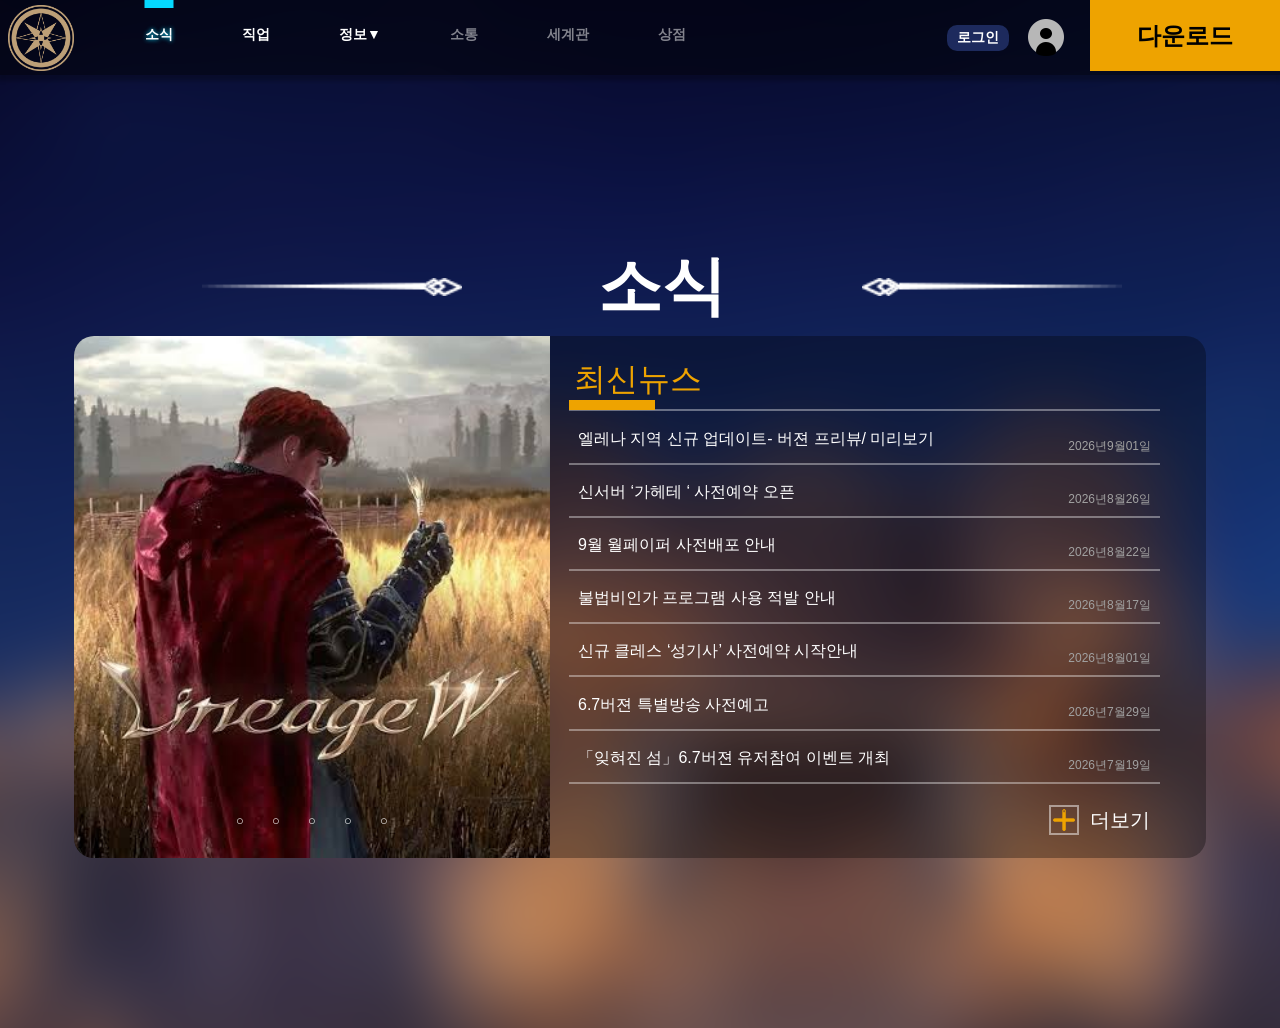
<file: index.html>
<!doctype html>
<html lang="ko">
  <head>
    <meta charset="UTF-8" />
    <meta name="viewport" content="width=device-width, initial-scale=1.0" />
    <meta http-equiv="refresh" content="0; url=index/index.html" />
    <title>리니지 | 소식</title>
    <script>
      window.location.replace("index/index.html" + window.location.search + window.location.hash);
    </script>
  </head>
  <body>
    <a href="index/index.html">리니지 홈으로 이동</a>
  </body>
</html>
</file>
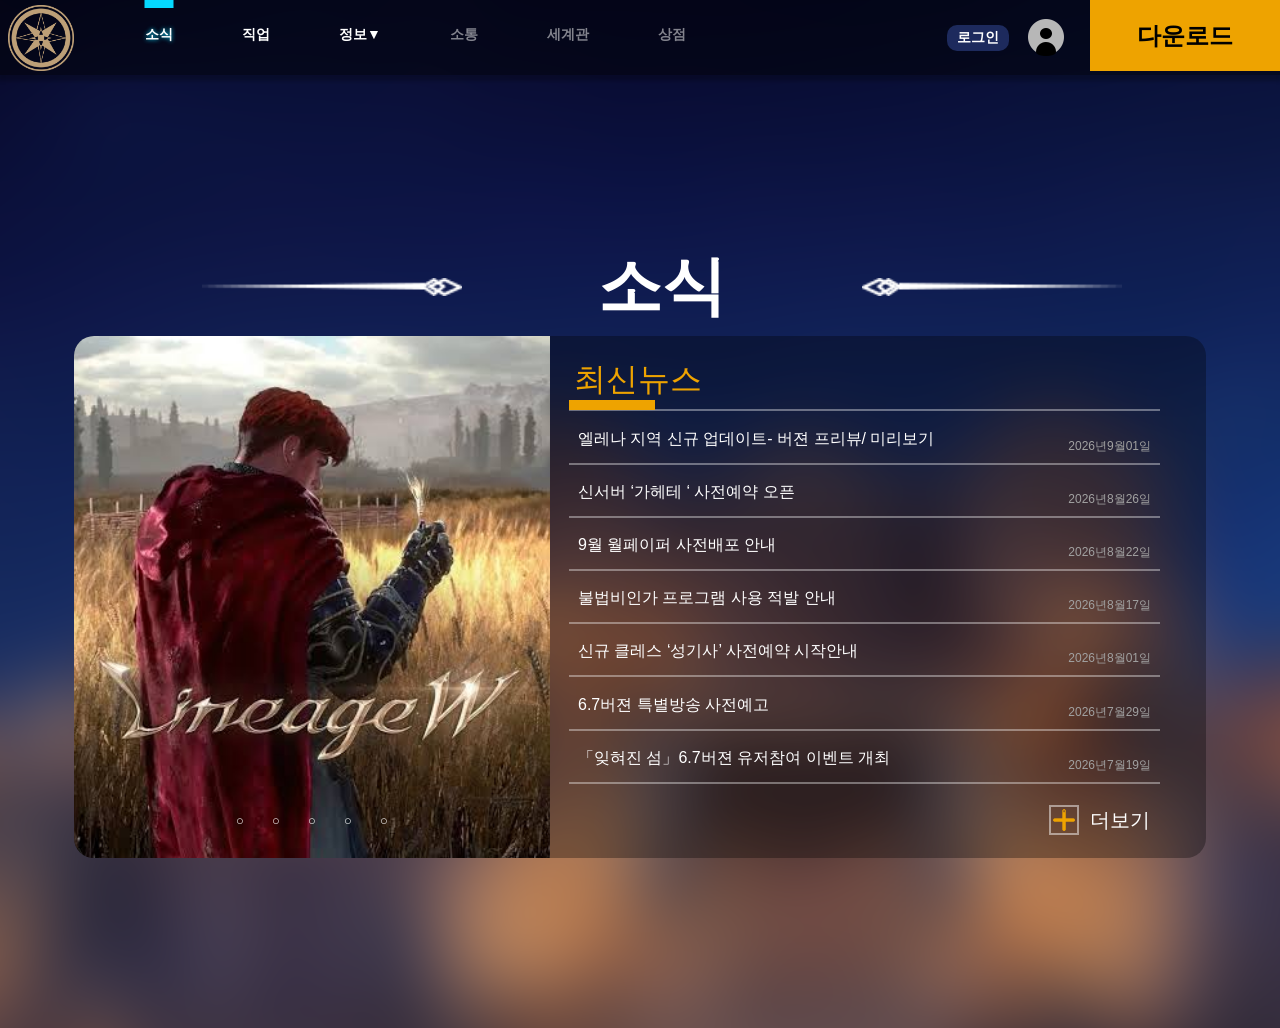
<file: index/index.html>
<!doctype html>
<html lang="ko">
  <head>
    <meta charset="UTF-8" />
    <meta name="viewport" content="width=device-width, initial-scale=1.0" />
    <meta
      name="description"
      content="리니지의 최신 소식과 업데이트 안내를 만나보세요."
    />
    <title>리니지/ 소식</title>
    <link rel="icon" href="../assets/logo.png" />
    <link rel="stylesheet" href="index.css" />
    <link rel="stylesheet" href="../assets/header-navigation.css" />
  </head>
  <body class="page">
    <a class="skip-link" href="#news">최신뉴스 바로가기</a>

    <!-- 헤더 영역 -->
    <header class="header">
      <a class="logo" href="index.html" aria-label="리니지 홈">
        <img class="logo-image" src="../assets/logo.png" alt="리니지" />
      </a>

      <nav class="navigation" aria-label="주 메뉴">
        <ul class="nav-list">
          <li>
            <a class="nav-link active" href="index.html" aria-current="page"
              >소식</a
            >
          </li>
          <li><a class="nav-link" href="../job/job.html">직업</a></li>
          <li class="nav-item-information">
            <button class="nav-link" type="button" aria-controls="information-menu" aria-label="정보 메뉴 열기">정보▼</button>

            <!-- 히든카드 부분 -->

            <div class="information-card" id="information-menu">
              <a href="../contents/contents.html" class="information-link"
                >콘텐츠</a
              >
              <a href="../region/region.html" class="information-link">지역</a>
              <a href="../siege/siege.html" class="information-link">공성전</a>
              <a href="../media/media.html" class="information-link">던전 및 보스</a>
            </div>
          </li>
          <li><span class="nav-link" role="link" aria-disabled="true" title="준비 중" aria-label="소통 (준비 중)">소통</span></li>
          <li><span class="nav-link" role="link" aria-disabled="true" title="준비 중" aria-label="세계관 (준비 중)">세계관</span></li>
          <li><span class="nav-link" role="link" aria-disabled="true" title="준비 중" aria-label="상점 (준비 중)">상점</span></li>
        </ul>
      </nav>

      <div class="header-actions">
        <a class="login-button" href="../login/login.html">로그인</a>
        <img
          class="profile-image"
          src="../assets/profile.png"
          alt="사용자 프로필"
        />
        <a
          class="download-button"
          href="https://lineage.plaync.com/download/index"
        >
          다운로드
        </a>
      </div>
    </header>

    <main class="main">
      <div class="section-heading">
        <img
          class="heading-line heading-line-left"
          src="../assets/title-left.png"
          alt=""
        />
        <h1 class="page-title">소식</h1>
        <img
          class="heading-line heading-line-right"
          src="../assets/title-right.png"
          alt=""
        />
      </div>

      <!-- 뉴스카드 이미지 -->
      <section class="news-card" id="news" aria-labelledby="news-title">
        <div class="featured" role="region" aria-label="주요 소식 슬라이드">
          <div class="featured-track">
            <div class="featured-slide" id="featured-slide-1">
              <img
                class="featured-image"
                src="../assets/news-feature(1).png"
                alt="첫 번째 소식"
              />
            </div>

            <div class="featured-slide" id="featured-slide-2">
              <img
                class="featured-image"
                src="../assets/news-feature(2).jpg"
                alt="두 번째 소식"
              />
            </div>

            <div class="featured-slide" id="featured-slide-3">
              <img
                class="featured-image"
                src="../assets/news-feature(3).jpg"
                alt="세 번째 소식"
              />
            </div>
            <div class="featured-slide" id="featured-slide-4">
              <img
                class="featured-image"
                src="../assets/news-feature(4).jpg"
                alt="네 번째 소식"
              />
            </div>
            <div class="featured-slide" id="featured-slide-5">
              <img
                class="featured-image"
                src="../assets/news-feature(5).jpg"
                alt="다섯 번째 소식"
              />
            </div>

            <!-- 마지막 장 다음에도 왼쪽으로 이어지도록 첫 이미지를 복제합니다. -->
            <div class="featured-slide" aria-hidden="true">
              <img
                class="featured-image"
                src="../assets/news-feature(1).png"
                alt=""
              />
            </div>
          </div>

          <div
            class="featured-controls"
            role="group"
            aria-label="소식 슬라이드 조작"
          >
            <input
              class="featured-mode"
              type="radio"
              name="featured-mode"
              id="featured-select-1"
              aria-controls="featured-slide-1"
              aria-label="1번 소식 보기"
            />
            <label class="featured-control" for="featured-select-1"></label>
            <input
              class="featured-mode"
              type="radio"
              name="featured-mode"
              id="featured-select-2"
              aria-controls="featured-slide-2"
              aria-label="2번 소식 보기"
            />
            <label class="featured-control" for="featured-select-2"></label>
            <input
              class="featured-mode"
              type="radio"
              name="featured-mode"
              id="featured-select-3"
              aria-controls="featured-slide-3"
              aria-label="3번 소식 보기"
            />
            <label class="featured-control" for="featured-select-3"></label>
            <input
              class="featured-mode"
              type="radio"
              name="featured-mode"
              id="featured-select-4"
              aria-controls="featured-slide-4"
              aria-label="4번 소식 보기"
            />
            <label class="featured-control" for="featured-select-4"></label>
            <input
              class="featured-mode"
              type="radio"
              name="featured-mode"
              id="featured-select-5"
              aria-controls="featured-slide-5"
              aria-label="5번 소식 보기"
            />
            <label class="featured-control" for="featured-select-5"></label>
            <!-- <label class="featured-pause-label">
              <input class="featured-pause" type="checkbox" />
              일시정지
            </label> -->
          </div>
        </div>

        <div class="news-content">
          <h2 class="news-heading" id="news-title">최신뉴스</h2>
          <ul class="news-list">
            <li class="news-item">
              <a
                href="https://lineage.plaync.com/board/notice/view?articleId=6aa14d86d97eae18cc40de87"
                class="news-text"
              >
                엘레나 지역 신규 업데이트- 버젼 프리뷰/ 미리보기
              </a>
              <time class="news-date" datetime="2026-09-01">2026년9월01일</time>
            </li>
            <li class="news-item">
              <a
                href="https://lineage.plaync.com/board/notice/view?articleId=6aa14d86d97eae18cc40de87"
                class="news-text"
                >신서버 ‘가헤테 ‘ 사전예약 오픈</a
              >
              <time class="news-date" datetime="2026-08-26">2026년8월26일</time>
            </li>
            <li class="news-item">
              <a
                href="https://lineage.plaync.com/board/notice/view?articleId=6aa14d86d97eae18cc40de87"
                class="news-text"
                >9월 월페이퍼 사전배포 안내</a
              >
              <time class="news-date" datetime="2026-08-22">2026년8월22일</time>
            </li>
            <li class="news-item">
              <a
                href="https://lineage.plaync.com/board/notice/view?articleId=6aa14d86d97eae18cc40de87"
                class="news-text"
                >불법비인가 프로그램 사용 적발 안내</a
              >
              <time class="news-date" datetime="2026-08-17">2026년8월17일</time>
            </li>
            <li class="news-item">
              <a
                href="https://lineage.plaync.com/board/notice/view?articleId=6aa14d86d97eae18cc40de87"
                class="news-text"
                >신규 클레스 ‘성기사’ 사전예약 시작안내</a
              >
              <time class="news-date" datetime="2026-08-01">2026년8월01일</time>
            </li>
            <li class="news-item">
              <a
                href="https://lineage.plaync.com/board/notice/view?articleId=6aa14d86d97eae18cc40de87"
                class="news-text"
                >6.7버젼 특별방송 사전예고</a
              >
              <time class="news-date" datetime="2026-07-29">2026년7월29일</time>
            </li>
            <li class="news-item">
              <a
                href="https://lineage.plaync.com/board/notice/view?articleId=6aa14d86d97eae18cc40de87"
                class="news-text"
                >「잊혀진 섬」6.7버젼 유저참여 이벤트 개최</a
              >
              <time class="news-date" datetime="2026-07-19">2026년7월19일</time>
            </li>
          </ul>
          <a
            class="more-button"
            href="https://lineage.plaync.com/board/notice/list"
          >
            <span class="more-icon"
              ><img class="more-image" src="../assets/more.png" alt=""
            /></span>
            <span>더보기</span>
          </a>
        </div>
      </section>
    </main>
  </body>
</html>
</file>
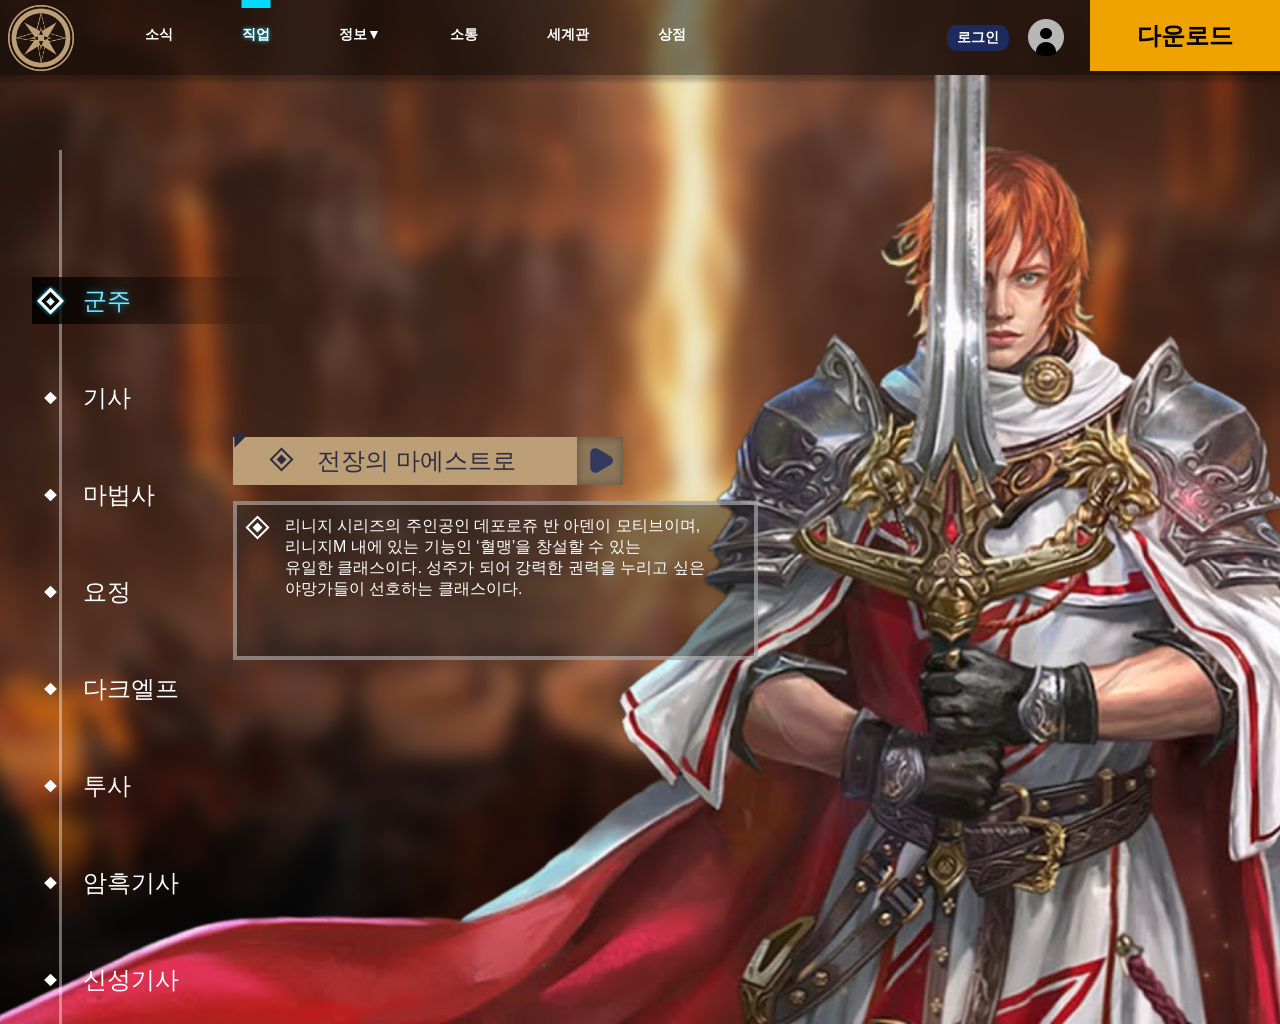
<file: job.html>
<!doctype html>
<html lang="ko">
  <head>
    <meta charset="UTF-8" />
    <meta name="viewport" content="width=device-width, initial-scale=1.0" />
    <meta
      name="description"
      content="리니지의 직업과 군주 클래스 정보를 소개합니다."
    />
    <title>리니지 | 직업</title>
    <link rel="icon" href="assets/logo.png" />
    <link rel="stylesheet" href="job.css" />
  </head>
  <body class="job-page">
    <a class="skip-link" href="#class-introduction">직업 소개 바로가기</a>

    <div class="job-stage">
      <img
        class="class-artwork class-artwork-ruler"
        src="assets/job-ruler.png"
        alt="검을 든 군주 클래스"
      />
      <img
        class="class-artwork class-artwork-knight"
        src="assets/job-knight.png"
        alt="기사 클래스"
      />
      <img
        class="class-artwork class-artwork-mage"
        src="assets/job-wizard.png"
        alt="마법사 클래스"
      />
      <!-- 나머지 직업의 더미 경로: 실제 파일을 추가한 뒤 해당 img의 주석을 해제하세요. -->
      <!-- <img class="class-artwork class-artwork-elf" src="assets/job-elf.png" alt="요정 클래스" /> -->
      <!-- <img class="class-artwork class-artwork-dark-elf" src="assets/job-dark-elf.png" alt="다크엘프 클래스" /> -->
      <!-- <img class="class-artwork class-artwork-fighter" src="assets/job-fighter.png" alt="투사 클래스" /> -->
      <!-- <img class="class-artwork class-artwork-dark-knight" src="assets/job-dark-knight.png" alt="암흑기사 클래스" /> -->
      <!-- <img class="class-artwork class-artwork-holy-knight" src="assets/job-holy-knight.png" alt="신성기사 클래스" /> -->
      <!-- 헤더 영역 -->
      <header class="header">
        <a class="logo" href="index.html" aria-label="리니지 홈">
          <img class="logo-image" src="assets/logo.png" alt="리니지" />
        </a>

        <nav class="navigation" aria-label="주 메뉴">
          <ul class="nav-list">
            <li>
              <a class="nav-link" href="index.html">소식</a>
            </li>
            <li>
              <a class="nav-link active" href="job.html" aria-current="page"
                >직업</a
              >
            </li>
            <li class="nav-item-information">
              <a class="nav-link" href="info.html">정보▼</a>

              <!-- 히든카드 부분 -->

              <div class="information-card">
                <a href="contents.html" class="information-link">콘텐츠</a>
                <a href="region.html" class="information-link">지역</a>
                <a href="siege.html" class="information-link">공성전</a>
                <a href="media.html" class="information-link">미디어</a>
              </div>
            </li>
            <li><a class="nav-link" href="community.html">소통</a></li>
            <li><a class="nav-link" href="world.html">세계관</a></li>
            <li><a class="nav-link" href="shop.html">상점</a></li>
          </ul>
        </nav>

        <div class="header-actions">
          <a class="login-button" href="login.html">로그인</a>
          <img
            class="profile-image"
            src="assets/profile.png"
            alt="사용자 프로필"
          />
          <a
            class="download-button"
            href="https://lineage.plaync.com/download/index"
          >
            다운로드
          </a>
        </div>
      </header>

      <main class="class-content" id="class-introduction">
        <nav class="class-navigation" aria-label="직업 목록">
          <img class="class-timeline" src="assets/job-timeline.svg" alt="" />
          <ol class="class-list">
            <li class="class-item">
              <input
                class="class-choice"
                type="radio"
                name="job-class"
                id="class-ruler"
                value="ruler"
                checked
              />
              <label class="class-link" for="class-ruler">
                <span class="class-mark" aria-hidden="true"></span>군주
              </label>
            </li>
            <li class="class-item">
              <input
                class="class-choice"
                type="radio"
                name="job-class"
                id="class-knight"
                value="knight"
              />
              <label class="class-link" for="class-knight">
                <span class="class-mark" aria-hidden="true"></span>기사
              </label>
            </li>
            <li class="class-item">
              <input
                class="class-choice"
                type="radio"
                name="job-class"
                id="class-mage"
                value="mage"
              />
              <label class="class-link" for="class-mage">
                <span class="class-mark" aria-hidden="true"></span>마법사
              </label>
            </li>
            <li class="class-item">
              <input
                class="class-choice"
                type="radio"
                name="job-class"
                id="class-elf"
                value="elf"
              />
              <label class="class-link" for="class-elf">
                <span class="class-mark" aria-hidden="true"></span>요정
              </label>
            </li>
            <li class="class-item">
              <input
                class="class-choice"
                type="radio"
                name="job-class"
                id="class-dark-elf"
                value="dark-elf"
              />
              <label class="class-link" for="class-dark-elf">
                <span class="class-mark" aria-hidden="true"></span>다크엘프
              </label>
            </li>
            <li class="class-item">
              <input
                class="class-choice"
                type="radio"
                name="job-class"
                id="class-fighter"
                value="fighter"
              />
              <label class="class-link" for="class-fighter">
                <span class="class-mark" aria-hidden="true"></span>투사
              </label>
            </li>
            <li class="class-item">
              <input
                class="class-choice"
                type="radio"
                name="job-class"
                id="class-dark-knight"
                value="dark-knight"
              />
              <label class="class-link" for="class-dark-knight">
                <span class="class-mark" aria-hidden="true"></span>암흑기사
              </label>
            </li>
            <li class="class-item">
              <input
                class="class-choice"
                type="radio"
                name="job-class"
                id="class-holy-knight"
                value="holy-knight"
              />
              <label class="class-link" for="class-holy-knight">
                <span class="class-mark" aria-hidden="true"></span>신성기사
              </label>
            </li>
          </ol>
        </nav>

        <section
          class="class-introduction"
          id="ruler"
          aria-labelledby="class-title"
        >
          <div class="introduction-heading">
            <span class="heading-diamond" aria-hidden="true"></span>
            <h1 class="class-title" id="class-title">
              <span class="class-copy-ruler">전장의 마에스트로</span>
              <span class="class-copy-knight">불굴의 수호자</span>
              <span class="class-copy-mage">마력을 다루는 현자</span>
            </h1>
            <a
              class="heading-arrow"
              href="https://lineage.plaync.com/board/server/view?articleId=5e321788402b620001eb6757&category=5&viewMode=list&size=20&categoryId=5ec50d7c82915c0001ace1aa"
              aria-label="홈으로 이동"
            >
              <img
                src="assets/job-title-arrow.svg"
                alt=""
                width="46"
                height="48"
              />
            </a>
          </div>

          <div class="introduction-panel">
            <span class="panel-diamond" aria-hidden="true"></span>
            <p class="class-description">
              <span class="class-copy-ruler">
                리니지 시리즈의 주인공인 데포로쥬 반 아덴이 모티브이며,<br />
                리니지M 내에 있는 기능인 ‘혈맹’을 창설할 수 있는<br />
                유일한 클래스이다. 성주가 되어 강력한 권력을 누리고 싶은<br />
                야망가들이 선호하는 클래스이다.
              </span>
              <!-- 기사와 마법사 소개는 추후 교체할 더미 문구입니다. -->
              <span class="class-copy-knight">
                강인한 체력과 굳건한 신념으로 전장의 선두에 서며,<br />
                검과 방패를 다루어 동료를 지키는 클래스이다.<br />
                거센 공격에도 물러서지 않는 든든한 수호자로,<br />
                정면 승부와 용맹한 전투를 즐기는 이들이 선호한다.
              </span>
              <span class="class-copy-mage">
                오랜 연구로 익힌 마법으로 전장의 흐름을 바꾸며,<br />
                다양한 주문을 구사하는 지혜로운 클래스이다.<br />
                강력한 마법으로 적을 제압하고 동료를 도우며,<br />
                전략적인 판단과 화려한 전투를 즐기는 이들이 선호한다.
              </span>
            </p>
          </div>
        </section>
      </main>
    </div>
  </body>
</html>
</file>
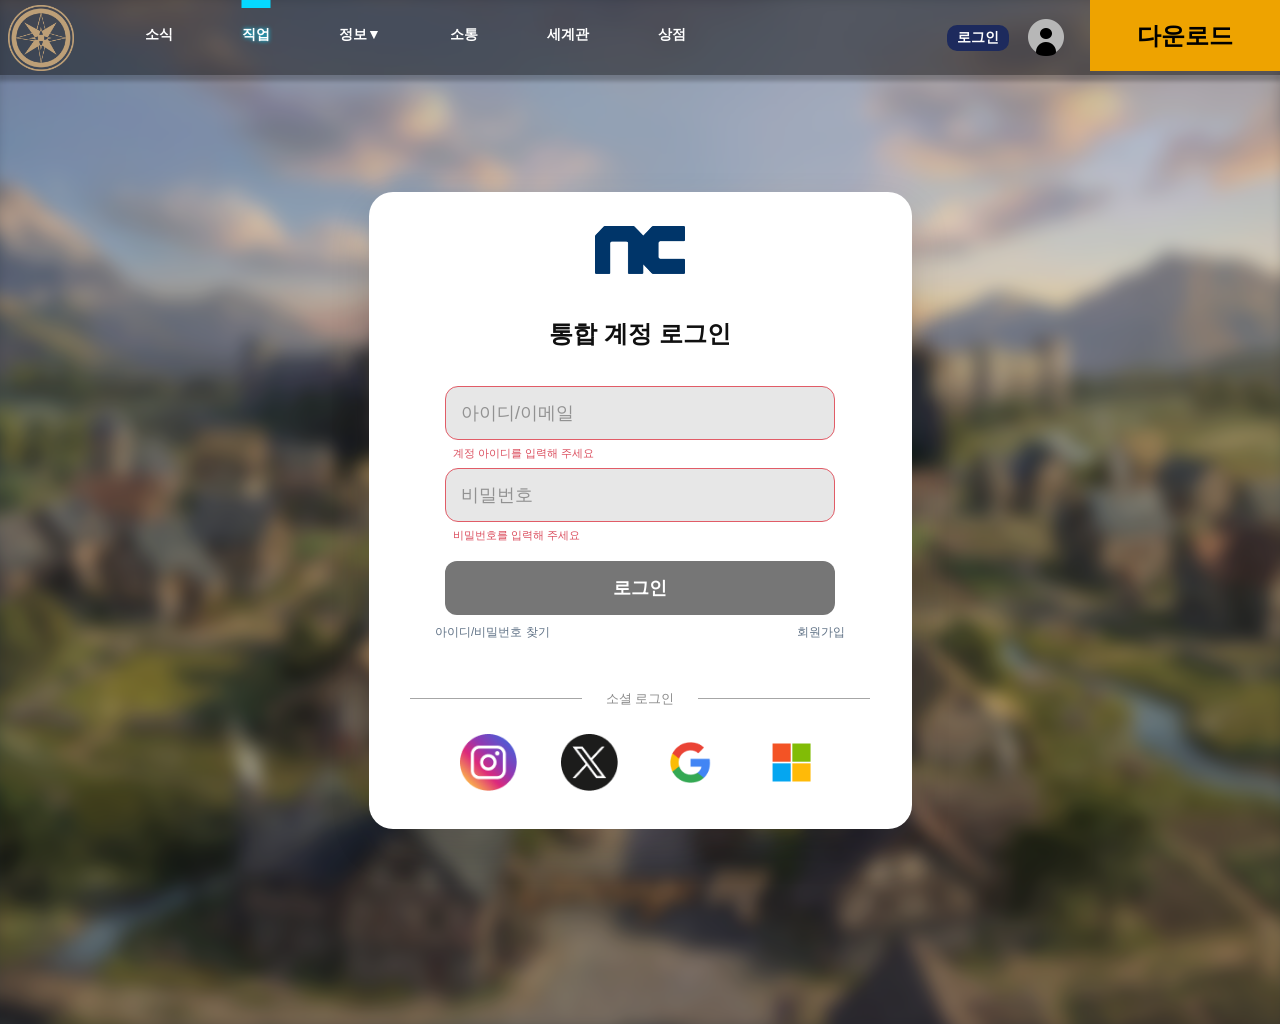
<file: login.html>
<!doctype html>
<html lang="ko">
  <head>
    <meta charset="UTF-8" />
    <meta name="viewport" content="width=device-width, initial-scale=1.0" />
    <meta name="description" content="리니지 통합 계정 로그인 화면" />
    <title>리니지 | 로그인</title>
    <link rel="icon" href="assets/logo.png" />
    <link rel="stylesheet" href="login.css" />
    <script src="login.js" defer></script>
  </head>
  <body class="login-page">
    <a class="skip-link" href="#login-card">로그인으로 바로가기</a>
    <div class="login-stage">
      <!-- 헤더 -->
      <header class="header">
        <a class="logo" href="index.html" aria-label="리니지 홈">
          <img class="logo-image" src="assets/logo.png" alt="리니지" />
        </a>

        <nav class="navigation" aria-label="주 메뉴">
          <ul class="nav-list">
            <li><a class="nav-link" href="index.html">소식</a></li>
            <li>
              <a class="nav-link active" href="job.html" aria-current="page"
                >직업</a
              >
            </li>
            <li class="nav-item-information">
              <a class="nav-link" href="info.html">정보▼</a>
              <div class="information-card">
                <a href="contents.html" class="information-link">콘텐츠</a>
                <a href="region.html" class="information-link">지역</a>
                <a href="siege.html" class="information-link">공성전</a>
                <a href="media.html" class="information-link">미디어</a>
              </div>
            </li>
            <li><a class="nav-link" href="community.html">소통</a></li>
            <li><a class="nav-link" href="world.html">세계관</a></li>
            <li><a class="nav-link" href="shop.html">상점</a></li>
          </ul>
        </nav>

        <div class="header-actions">
          <a class="login-button" href="login.html">로그인</a>
          <img
            class="profile-image"
            src="assets/profile.png"
            alt="사용자 프로필"
          />
          <a
            class="download-button"
            href="https://lineage.plaync.com/download/index"
            >다운로드</a
          >
        </div>
      </header>

      <main class="login-main">
        <section
          class="login-card"
          id="login-card"
          aria-labelledby="login-title"
        >
          <img class="nc-logo" src="assets/nc-logo.webp" alt="NC" />
          <h1 id="login-title">통합 계정 로그인</h1>

          <div class="login-fields">
            <label class="visually-hidden" for="account-id"
              >아이디 또는 이메일</label
            >
            <input
              id="account-id"
              type="text"
              placeholder="아이디/이메일"
              autocomplete="username"
              aria-describedby="account-id-error"
            />
            <p class="field-error" id="account-id-error">
              계정 아이디를 입력해 주세요
            </p>
            <label class="visually-hidden" for="account-password"
              >비밀번호</label
            >
            <input
              id="account-password"
              type="password"
              placeholder="비밀번호"
              autocomplete="current-password"
              aria-describedby="account-password-error"
            />
            <p class="field-error" id="account-password-error">
              비밀번호를 입력해 주세요
            </p>
          </div>

          <button class="submit-button" type="button" disabled>로그인</button>
          <div class="account-links">
            <a href="#">아이디/비밀번호 찾기</a>
            <a href="#">회원가입</a>
          </div>

          <div class="social-heading"><span>소셜 로그인</span></div>
          <div class="social-list" aria-label="소셜 로그인">
            <a
              class="social-icon"
              href="https://www.instagram.com/accounts/login/"
              aria-label="Instagram 로그인 페이지로 이동"
              ><img src="assets/instargram.png" alt=""
            /></a>
            <a
              class="social-icon"
              href="https://x.com/login"
              aria-label="X 로그인 페이지로 이동"
              ><img src="assets/X.png" alt=""
            /></a>
            <a
              class="social-icon"
              href="https://accounts.google.com/"
              aria-label="Google 로그인 페이지로 이동"
              ><img src="assets/Google.png" alt=""
            /></a>
            <a
              class="social-icon"
              href="https://login.live.com/"
              aria-label="Microsoft 로그인 페이지로 이동"
              ><img src="assets/Microsoft.png" alt=""
            /></a>
          </div>
        </section>
      </main>
    </div>
  </body>
</html>
</file>
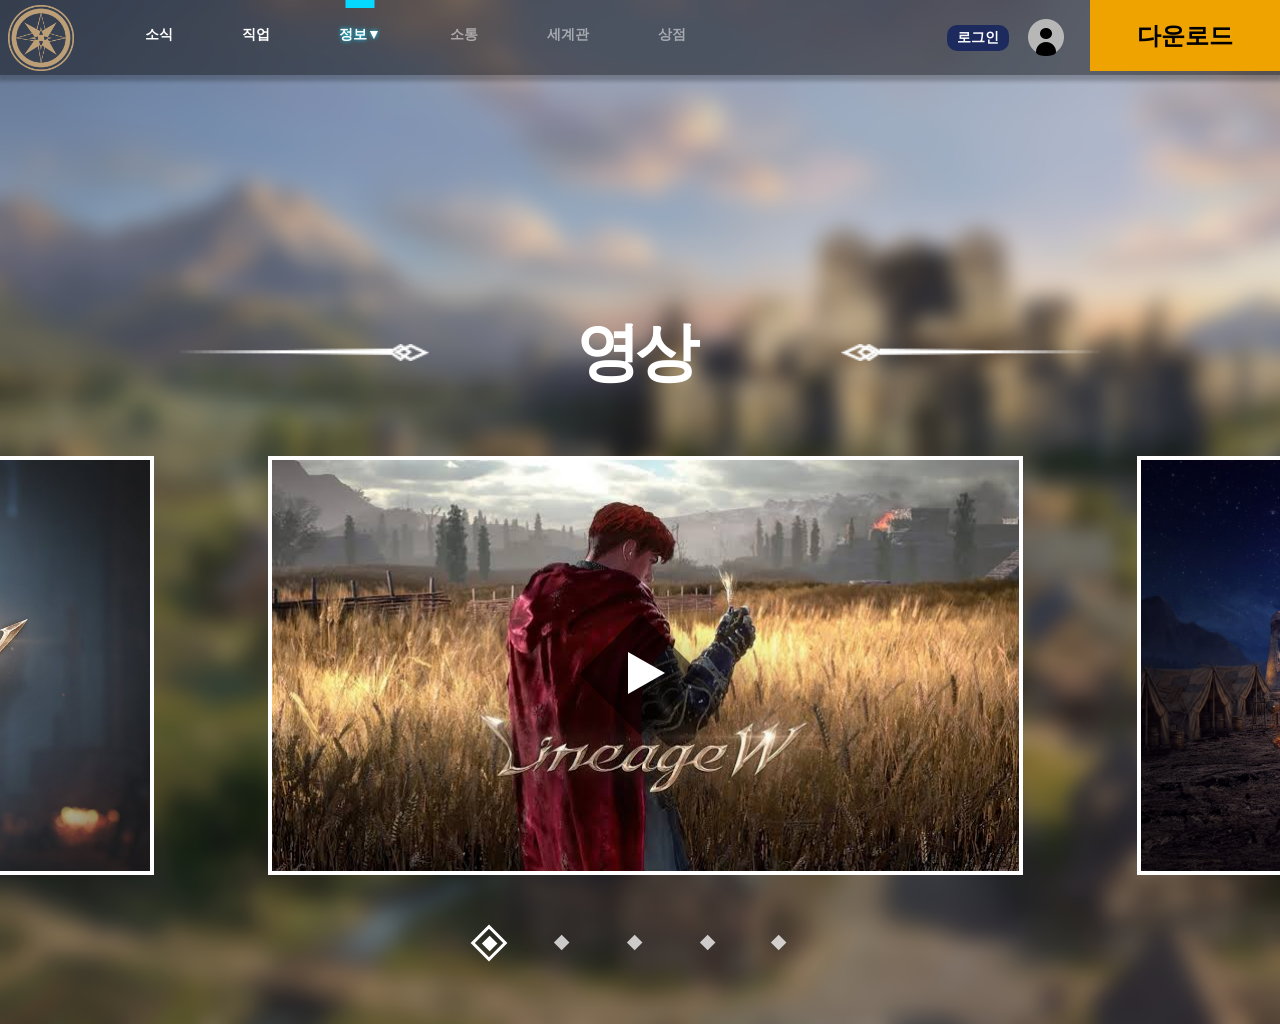
<file: contents/contents.html>
<!doctype html>
<html lang="ko">
  <head>
    <meta charset="UTF-8" />
    <meta name="viewport" content="width=device-width, initial-scale=1.0" />
    <meta name="description" content="리니지의 영상 콘텐츠를 소개합니다." />
    <title>리니지 | 정보 · 콘텐츠</title>
    <link rel="icon" href="../assets/logo.png" />
    <link rel="stylesheet" href="../job/job.css" />
    <link rel="stylesheet" href="contents.css" />
    <script src="contents.js" defer></script>
    <link rel="stylesheet" href="../assets/header-navigation.css" />
  </head>

  <body class="contents-page">
    <a class="skip-link" href="#video-contents">영상 콘텐츠 바로가기</a>

    <div class="contents-stage">
      <header class="header">
        <a class="logo" href="../index/index.html" aria-label="리니지 홈">
          <img class="logo-image" src="../assets/logo.png" alt="리니지" />
        </a>

        <nav class="navigation" aria-label="주 메뉴">
          <ul class="nav-list">
            <li>
              <a class="nav-link" href="../index/index.html">소식</a>
            </li>
            <li>
              <a class="nav-link" href="../job/job.html">직업</a>
            </li>
            <li class="nav-item-information">
              <button class="nav-link active"
                 type="button" aria-controls="information-menu" aria-label="정보 메뉴 열기">정보▼</button>

              <!-- 히든카드 부분 -->

              <div class="information-card" id="information-menu">
                <a href="contents.html" class="information-link">콘텐츠</a>
                <a href="../region/region.html" class="information-link">지역</a>
                <a href="../siege/siege.html" class="information-link">공성전</a>
                <a href="../media/media.html" class="information-link">던전 및 보스</a>
              </div>
            </li>
            <li><span class="nav-link" role="link" aria-disabled="true" title="준비 중" aria-label="소통 (준비 중)">소통</span></li>
            <li><span class="nav-link" role="link" aria-disabled="true" title="준비 중" aria-label="세계관 (준비 중)">세계관</span></li>
            <li><span class="nav-link" role="link" aria-disabled="true" title="준비 중" aria-label="상점 (준비 중)">상점</span></li>
          </ul>
        </nav>

        <div class="header-actions">
          <a class="login-button" href="../login/login.html">로그인</a>
          <img
            class="profile-image"
            src="../assets/profile.png"
            alt="사용자 프로필"
          />
          <a
            class="download-button"
            href="https://lineage.plaync.com/download/index"
          >
            다운로드
          </a>
        </div>
      </header>

      <main class="contents-main" id="video-contents">
        <section class="video-gallery" aria-labelledby="video-title">
          <div class="video-heading">
            <img
              class="video-heading-line video-heading-line-left"
              src="../assets/title-left.png"
              alt=""
              width="249"
              height="17"
            />
            <h1 class="video-title" id="video-title">영상</h1>
            <img
              class="video-heading-line video-heading-line-right"
              src="../assets/title-right.png"
              alt=""
              width="259"
              height="18"
            />
          </div>

          <div class="video-strip" id="video-strip">
            <figure
              class="video-card video-card-featured"
              data-video-id="4AOxIDAGGdk"
            >
              <button
                class="video-trigger"
                type="button"
                aria-label="1번 영상 재생"
              >
                <img
                  class="video-thumbnail"
                  src="../assets/news-feature(1).png"
                  alt="황금빛 들판에 서 있는 붉은 망토의 리니지 W 기사"
                  width="747"
                  height="410"
                />
                <span class="video-play" aria-hidden="true"></span>
              </button>
            </figure>

            <figure
              class="video-card video-card-next"
              data-video-id="IwVPmm-RKqQ"
            >
              <button
                class="video-trigger"
                type="button"
                aria-label="2번 영상 재생"
              >
                <img
                  class="video-thumbnail"
                  src="../assets/contents-kent-night.jpg"
                  alt="별이 빛나는 밤의 켄트 성과 마을"
                  width="729"
                  height="410"
                />
                <span class="video-play" aria-hidden="true"></span>
              </button>
            </figure>

            <figure class="video-card" data-video-id="3K2fV6gqKsA">
              <button
                class="video-trigger"
                type="button"
                aria-label="3번 영상 재생"
              >
                <img
                  class="video-thumbnail"
                  src="../assets/news-feature(2).jpg"
                  alt="노을 아래 펼쳐진 리니지 W 성과 마을"
                  width="747"
                  height="411"
                />
                <span class="video-play" aria-hidden="true"></span>
              </button>
            </figure>

            <figure class="video-card" data-video-id="iqz44nmsZt8">
              <button
                class="video-trigger"
                type="button"
                aria-label="4번 영상 재생"
              >
                <img
                  class="video-thumbnail"
                  src="../assets/news-feature(3).jpg"
                  alt="숲속에 집결한 리니지 W 기사들"
                  width="747"
                  height="411"
                />
                <span class="video-play" aria-hidden="true"></span>
              </button>
            </figure>

            <figure
              class="video-card video-card-previous"
              data-video-id="fxqrlxrZKxQ"
            >
              <button
                class="video-trigger"
                type="button"
                aria-label="5번 영상 재생"
              >
                <img
                  class="video-thumbnail"
                  src="../assets/news-feature(5).jpg"
                  alt="리니지 W 로고 영상 썸네일"
                  width="731"
                  height="411"
                />
                <span class="video-play" aria-hidden="true"></span>
              </button>
            </figure>
          </div>

          <ol class="video-pagination" aria-label="영상 선택">
            <li class="video-pagination-item is-selected">
              <button
                class="video-pagination-button"
                type="button"
                aria-label="1번 영상 보기"
                aria-controls="video-strip"
                aria-pressed="true"
              >
                <span class="video-pagination-mark" aria-hidden="true"></span>
              </button>
            </li>
            <li class="video-pagination-item">
              <button
                class="video-pagination-button"
                type="button"
                aria-label="2번 영상 보기"
                aria-controls="video-strip"
                aria-pressed="false"
              >
                <span class="video-pagination-mark" aria-hidden="true"></span>
              </button>
            </li>
            <li class="video-pagination-item">
              <button
                class="video-pagination-button"
                type="button"
                aria-label="3번 영상 보기"
                aria-controls="video-strip"
                aria-pressed="false"
              >
                <span class="video-pagination-mark" aria-hidden="true"></span>
              </button>
            </li>
            <li class="video-pagination-item">
              <button
                class="video-pagination-button"
                type="button"
                aria-label="4번 영상 보기"
                aria-controls="video-strip"
                aria-pressed="false"
              >
                <span class="video-pagination-mark" aria-hidden="true"></span>
              </button>
            </li>
            <li class="video-pagination-item">
              <button
                class="video-pagination-button"
                type="button"
                aria-label="5번 영상 보기"
                aria-controls="video-strip"
                aria-pressed="false"
              >
                <span class="video-pagination-mark" aria-hidden="true"></span>
              </button>
            </li>
          </ol>
        </section>
      </main>
    </div>
  </body>
</html>
</file>
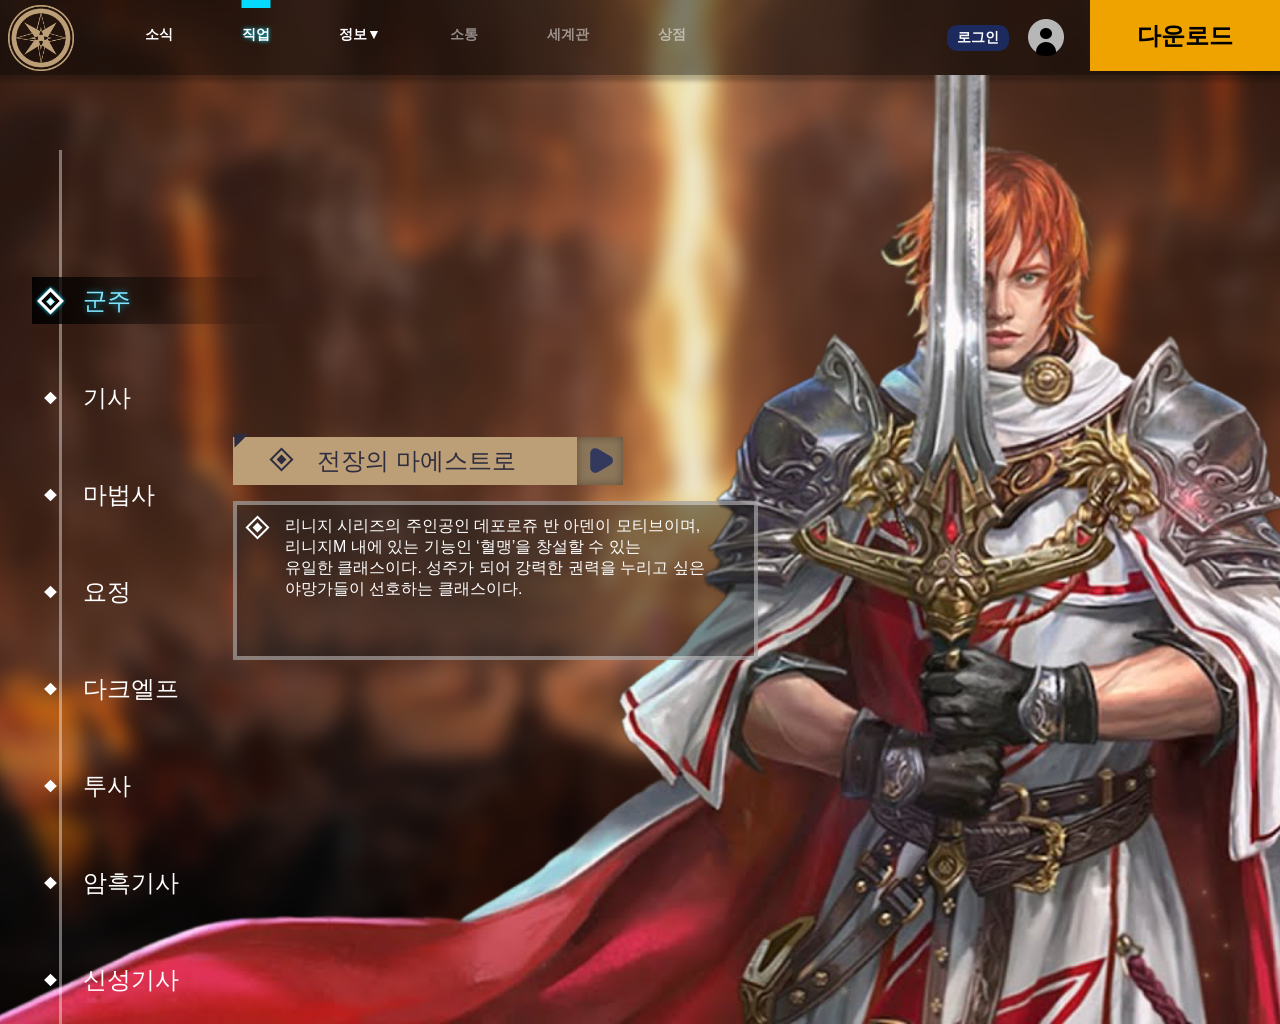
<file: job/job.html>
<!doctype html>
<html lang="ko">
  <head>
    <meta charset="UTF-8" />
    <meta name="viewport" content="width=device-width, initial-scale=1.0" />
    <meta
      name="description"
      content="리니지의 직업과 군주 클래스 정보를 소개합니다."
    />
    <title>리니지 | 직업</title>
    <link rel="icon" href="../assets/logo.png" />
    <link rel="stylesheet" href="job.css" />
    <link rel="stylesheet" href="../assets/header-navigation.css" />
  </head>
  <body class="job-page">
    <a class="skip-link" href="#class-introduction">직업 소개 바로가기</a>

    <div class="job-stage">
      <img
        class="class-artwork class-artwork-ruler"
        src="../assets/job-ruler.png"
        alt="검을 든 군주 클래스"
      />
      <img
        class="class-artwork class-artwork-knight"
        src="../assets/job-knight.png"
        alt="기사 클래스"
      />
      <img
        class="class-artwork class-artwork-mage"
        src="../assets/job-wizard.png"
        alt="마법사 클래스"
      />
      <!-- 나머지 직업의 더미 경로: 실제 파일을 추가한 뒤 해당 img의 주석을 해제하세요. -->
      <!-- <img class="class-artwork class-artwork-elf" src="../assets/job-elf.png" alt="요정 클래스" /> -->
      <!-- <img class="class-artwork class-artwork-dark-elf" src="../assets/job-dark-elf.png" alt="다크엘프 클래스" /> -->
      <!-- <img class="class-artwork class-artwork-fighter" src="../assets/job-fighter.png" alt="투사 클래스" /> -->
      <!-- <img class="class-artwork class-artwork-dark-knight" src="../assets/job-dark-knight.png" alt="암흑기사 클래스" /> -->
      <!-- <img class="class-artwork class-artwork-holy-knight" src="../assets/job-holy-knight.png" alt="신성기사 클래스" /> -->
      <!-- 헤더 영역 -->
      <header class="header">
        <a class="logo" href="../index/index.html" aria-label="리니지 홈">
          <img class="logo-image" src="../assets/logo.png" alt="리니지" />
        </a>

        <nav class="navigation" aria-label="주 메뉴">
          <ul class="nav-list">
            <li>
              <a class="nav-link" href="../index/index.html">소식</a>
            </li>
            <li>
              <a class="nav-link active" href="job.html" aria-current="page"
                >직업</a
              >
            </li>
            <li class="nav-item-information">
              <button class="nav-link" type="button" aria-controls="information-menu" aria-label="정보 메뉴 열기">정보▼</button>

              <!-- 히든카드 부분 -->

              <div class="information-card" id="information-menu">
                <a href="../contents/contents.html" class="information-link">콘텐츠</a>
                <a href="../region/region.html" class="information-link">지역</a>
                <a href="../siege/siege.html" class="information-link">공성전</a>
                <a href="../media/media.html" class="information-link">던전 및 보스</a>
              </div>
            </li>
            <li><span class="nav-link" role="link" aria-disabled="true" title="준비 중" aria-label="소통 (준비 중)">소통</span></li>
            <li><span class="nav-link" role="link" aria-disabled="true" title="준비 중" aria-label="세계관 (준비 중)">세계관</span></li>
            <li><span class="nav-link" role="link" aria-disabled="true" title="준비 중" aria-label="상점 (준비 중)">상점</span></li>
          </ul>
        </nav>

        <div class="header-actions">
          <a class="login-button" href="../login/login.html">로그인</a>
          <img
            class="profile-image"
            src="../assets/profile.png"
            alt="사용자 프로필"
          />
          <a
            class="download-button"
            href="https://lineage.plaync.com/download/index"
          >
            다운로드
          </a>
        </div>
      </header>

      <main class="class-content" id="class-introduction">
        <nav class="class-navigation" aria-label="직업 목록">
          <img class="class-timeline" src="../assets/job-timeline.svg" alt="" />
          <ol class="class-list">
            <li class="class-item">
              <input
                class="class-choice"
                type="radio"
                name="job-class"
                id="class-ruler"
                value="ruler"
                checked
              />
              <label class="class-link" for="class-ruler">
                <span class="class-mark" aria-hidden="true"></span>군주
              </label>
            </li>
            <li class="class-item">
              <input
                class="class-choice"
                type="radio"
                name="job-class"
                id="class-knight"
                value="knight"
              />
              <label class="class-link" for="class-knight">
                <span class="class-mark" aria-hidden="true"></span>기사
              </label>
            </li>
            <li class="class-item">
              <input
                class="class-choice"
                type="radio"
                name="job-class"
                id="class-mage"
                value="mage"
              />
              <label class="class-link" for="class-mage">
                <span class="class-mark" aria-hidden="true"></span>마법사
              </label>
            </li>
            <li class="class-item">
              <input
                class="class-choice"
                type="radio"
                name="job-class"
                id="class-elf"
                value="elf"
              />
              <label class="class-link" for="class-elf">
                <span class="class-mark" aria-hidden="true"></span>요정
              </label>
            </li>
            <li class="class-item">
              <input
                class="class-choice"
                type="radio"
                name="job-class"
                id="class-dark-elf"
                value="dark-elf"
              />
              <label class="class-link" for="class-dark-elf">
                <span class="class-mark" aria-hidden="true"></span>다크엘프
              </label>
            </li>
            <li class="class-item">
              <input
                class="class-choice"
                type="radio"
                name="job-class"
                id="class-fighter"
                value="fighter"
              />
              <label class="class-link" for="class-fighter">
                <span class="class-mark" aria-hidden="true"></span>투사
              </label>
            </li>
            <li class="class-item">
              <input
                class="class-choice"
                type="radio"
                name="job-class"
                id="class-dark-knight"
                value="dark-knight"
              />
              <label class="class-link" for="class-dark-knight">
                <span class="class-mark" aria-hidden="true"></span>암흑기사
              </label>
            </li>
            <li class="class-item">
              <input
                class="class-choice"
                type="radio"
                name="job-class"
                id="class-holy-knight"
                value="holy-knight"
              />
              <label class="class-link" for="class-holy-knight">
                <span class="class-mark" aria-hidden="true"></span>신성기사
              </label>
            </li>
          </ol>
        </nav>

        <section
          class="class-introduction"
          id="ruler"
          aria-labelledby="class-title"
        >
          <div class="introduction-heading">
            <span class="heading-diamond" aria-hidden="true"></span>
            <h1 class="class-title" id="class-title">
              <span class="class-copy-ruler">전장의 마에스트로</span>
              <span class="class-copy-knight">불굴의 수호자</span>
              <span class="class-copy-mage">마력을 다루는 현자</span>
            </h1>
            <a
              class="heading-arrow"
              href="https://lineage.plaync.com/board/server/view?articleId=5e321788402b620001eb6757&category=5&viewMode=list&size=20&categoryId=5ec50d7c82915c0001ace1aa"
              aria-label="홈으로 이동"
            >
              <img
                src="../assets/job-title-arrow.svg"
                alt=""
                width="46"
                height="48"
              />
            </a>
          </div>

          <div class="introduction-panel">
            <span class="panel-diamond" aria-hidden="true"></span>
            <p class="class-description">
              <span class="class-copy-ruler">
                리니지 시리즈의 주인공인 데포로쥬 반 아덴이 모티브이며,<br />
                리니지M 내에 있는 기능인 ‘혈맹’을 창설할 수 있는<br />
                유일한 클래스이다. 성주가 되어 강력한 권력을 누리고 싶은<br />
                야망가들이 선호하는 클래스이다.
              </span>
              <!-- 기사와 마법사 소개는 추후 교체할 더미 문구입니다. -->
              <span class="class-copy-knight">
                강인한 체력과 굳건한 신념으로 전장의 선두에 서며,<br />
                검과 방패를 다루어 동료를 지키는 클래스이다.<br />
                거센 공격에도 물러서지 않는 든든한 수호자로,<br />
                정면 승부와 용맹한 전투를 즐기는 이들이 선호한다.
              </span>
              <span class="class-copy-mage">
                오랜 연구로 익힌 마법으로 전장의 흐름을 바꾸며,<br />
                다양한 주문을 구사하는 지혜로운 클래스이다.<br />
                강력한 마법으로 적을 제압하고 동료를 도우며,<br />
                전략적인 판단과 화려한 전투를 즐기는 이들이 선호한다.
              </span>
            </p>
          </div>
        </section>
      </main>
    </div>
  </body>
</html>
</file>
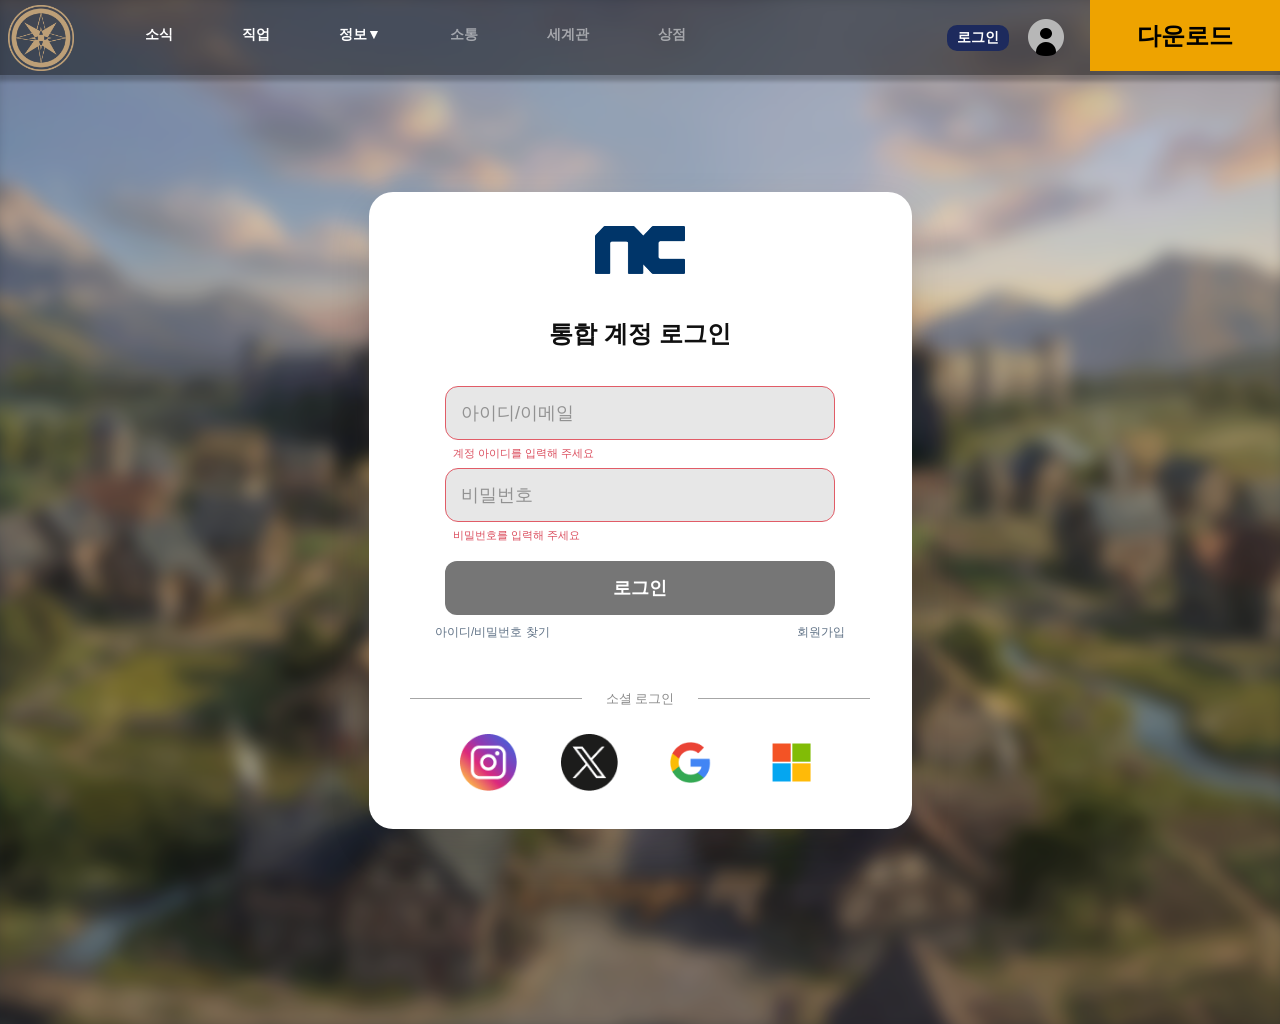
<file: login/login.html>
<!doctype html>
<html lang="ko">
  <head>
    <meta charset="UTF-8" />
    <meta name="viewport" content="width=device-width, initial-scale=1.0" />
    <meta name="description" content="리니지 통합 계정 로그인 화면" />
    <title>리니지 | 로그인</title>
    <link rel="icon" href="../assets/logo.png" />
    <link rel="stylesheet" href="login.css" />
    <script src="login.js" defer></script>
    <link rel="stylesheet" href="../assets/header-navigation.css" />
  </head>
  <body class="login-page">
    <a class="skip-link" href="#login-card">로그인으로 바로가기</a>
    <div class="login-stage">
      <!-- 헤더 -->
      <header class="header">
        <a class="logo" href="../index/index.html" aria-label="리니지 홈">
          <img class="logo-image" src="../assets/logo.png" alt="리니지" />
        </a>

        <nav class="navigation" aria-label="주 메뉴">
          <ul class="nav-list">
            <li><a class="nav-link" href="../index/index.html">소식</a></li>
            <li>
              <a class="nav-link" href="../job/job.html">직업</a>
            </li>
            <li class="nav-item-information">
              <button class="nav-link" type="button" aria-controls="information-menu" aria-label="정보 메뉴 열기">정보▼</button>
              <div class="information-card" id="information-menu">
                <a href="../contents/contents.html" class="information-link">콘텐츠</a>
                <a href="../region/region.html" class="information-link">지역</a>
                <a href="../siege/siege.html" class="information-link">공성전</a>
                <a href="../media/media.html" class="information-link">던전 및 보스</a>
              </div>
            </li>
            <li><span class="nav-link" role="link" aria-disabled="true" title="준비 중" aria-label="소통 (준비 중)">소통</span></li>
            <li><span class="nav-link" role="link" aria-disabled="true" title="준비 중" aria-label="세계관 (준비 중)">세계관</span></li>
            <li><span class="nav-link" role="link" aria-disabled="true" title="준비 중" aria-label="상점 (준비 중)">상점</span></li>
          </ul>
        </nav>

        <div class="header-actions">
          <a class="login-button" href="login.html">로그인</a>
          <img
            class="profile-image"
            src="../assets/profile.png"
            alt="사용자 프로필"
          />
          <a
            class="download-button"
            href="https://lineage.plaync.com/download/index"
            >다운로드</a
          >
        </div>
      </header>

      <main class="login-main">
        <section
          class="login-card"
          id="login-card"
          aria-labelledby="login-title"
        >
          <img class="nc-logo" src="../assets/nc-logo.webp" alt="NC" />
          <h1 id="login-title">통합 계정 로그인</h1>

          <div class="login-fields">
            <label class="visually-hidden" for="account-id"
              >아이디 또는 이메일</label
            >
            <input
              id="account-id"
              type="text"
              placeholder="아이디/이메일"
              autocomplete="username"
              aria-describedby="account-id-error"
            />
            <p class="field-error" id="account-id-error">
              계정 아이디를 입력해 주세요
            </p>
            <label class="visually-hidden" for="account-password"
              >비밀번호</label
            >
            <input
              id="account-password"
              type="password"
              placeholder="비밀번호"
              autocomplete="current-password"
              aria-describedby="account-password-error"
            />
            <p class="field-error" id="account-password-error">
              비밀번호를 입력해 주세요
            </p>
          </div>

          <button class="submit-button" type="button" disabled>로그인</button>
          <div class="account-links">
            <a href="#">아이디/비밀번호 찾기</a>
            <a href="#">회원가입</a>
          </div>

          <div class="social-heading"><span>소셜 로그인</span></div>
          <div class="social-list" aria-label="소셜 로그인">
            <a
              class="social-icon"
              href="https://www.instagram.com/accounts/login/"
              aria-label="Instagram 로그인 페이지로 이동"
              ><img src="../assets/instargram.png" alt=""
            /></a>
            <a
              class="social-icon"
              href="https://x.com/login"
              aria-label="X 로그인 페이지로 이동"
              ><img src="../assets/X.png" alt=""
            /></a>
            <a
              class="social-icon"
              href="https://accounts.google.com/"
              aria-label="Google 로그인 페이지로 이동"
              ><img src="../assets/Google.png" alt=""
            /></a>
            <a
              class="social-icon"
              href="https://login.live.com/"
              aria-label="Microsoft 로그인 페이지로 이동"
              ><img src="../assets/Microsoft.png" alt=""
            /></a>
          </div>
        </section>
      </main>
    </div>
  </body>
</html>
</file>
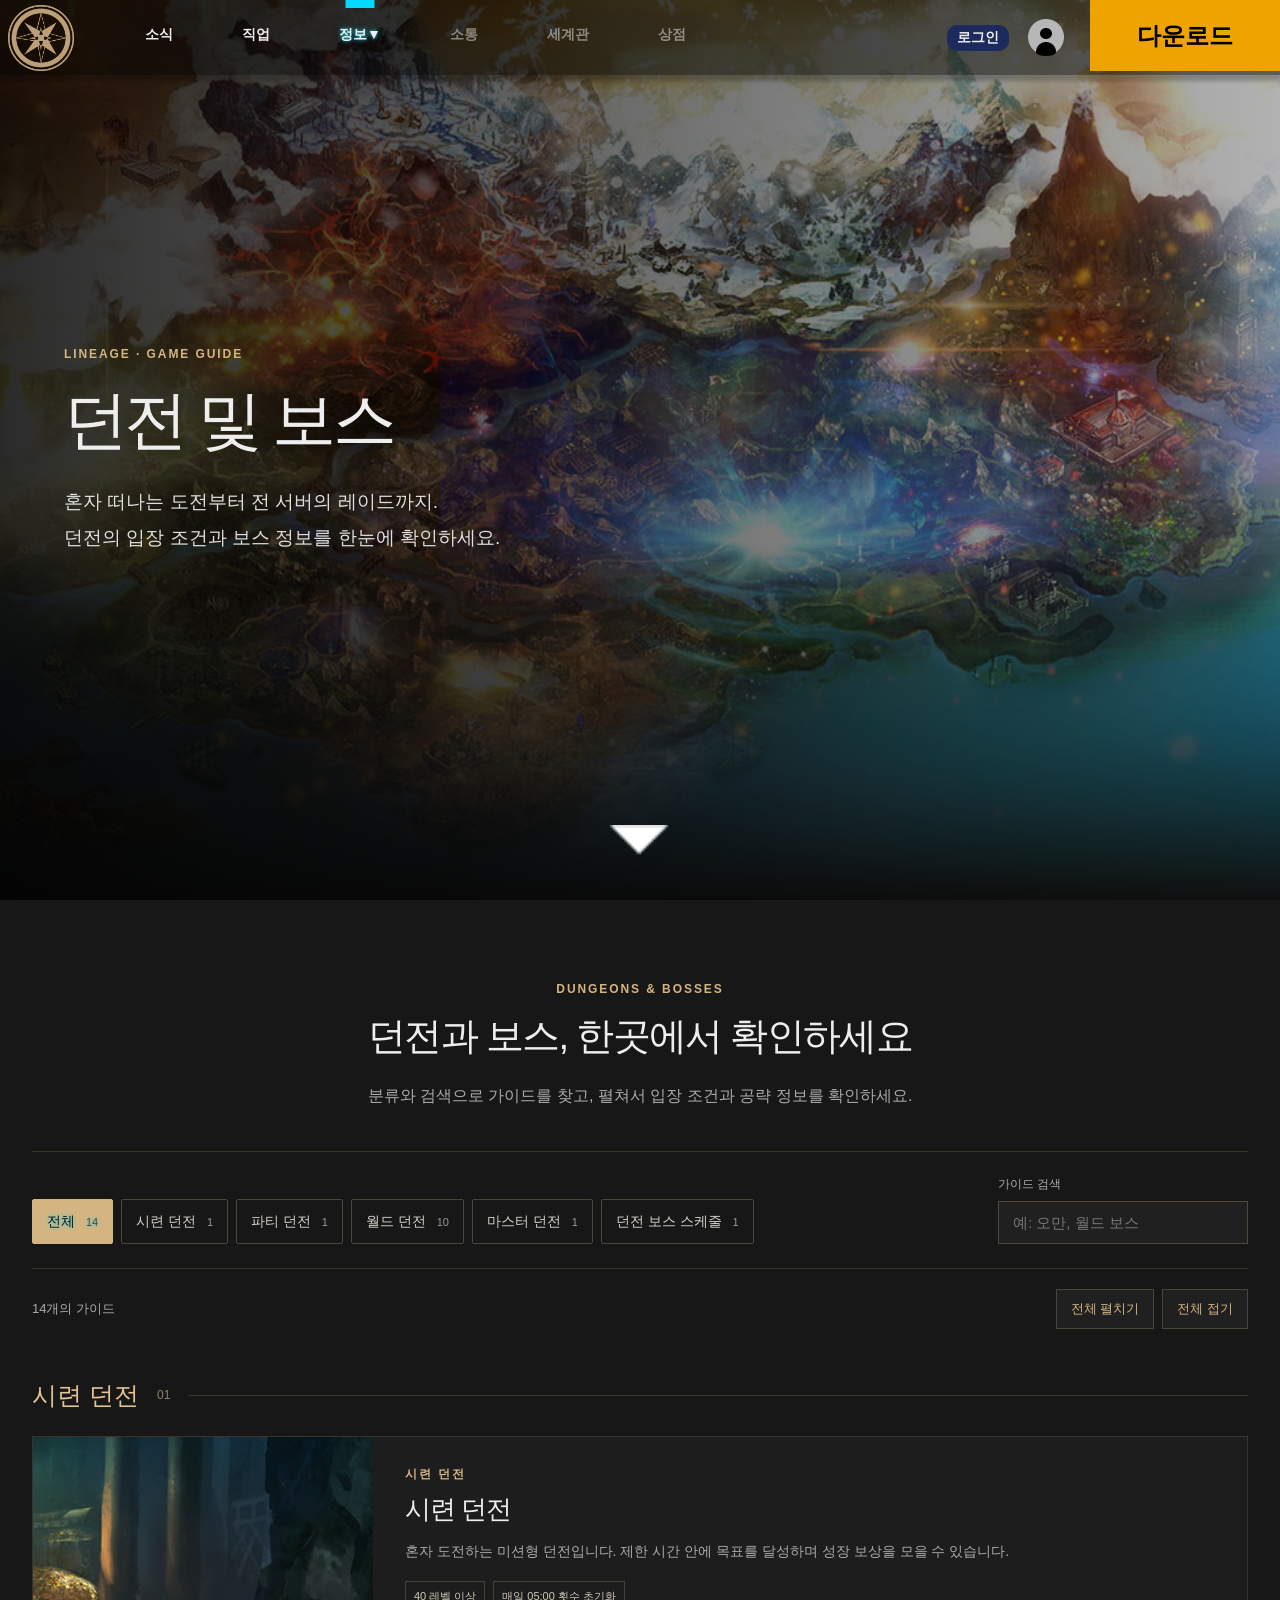
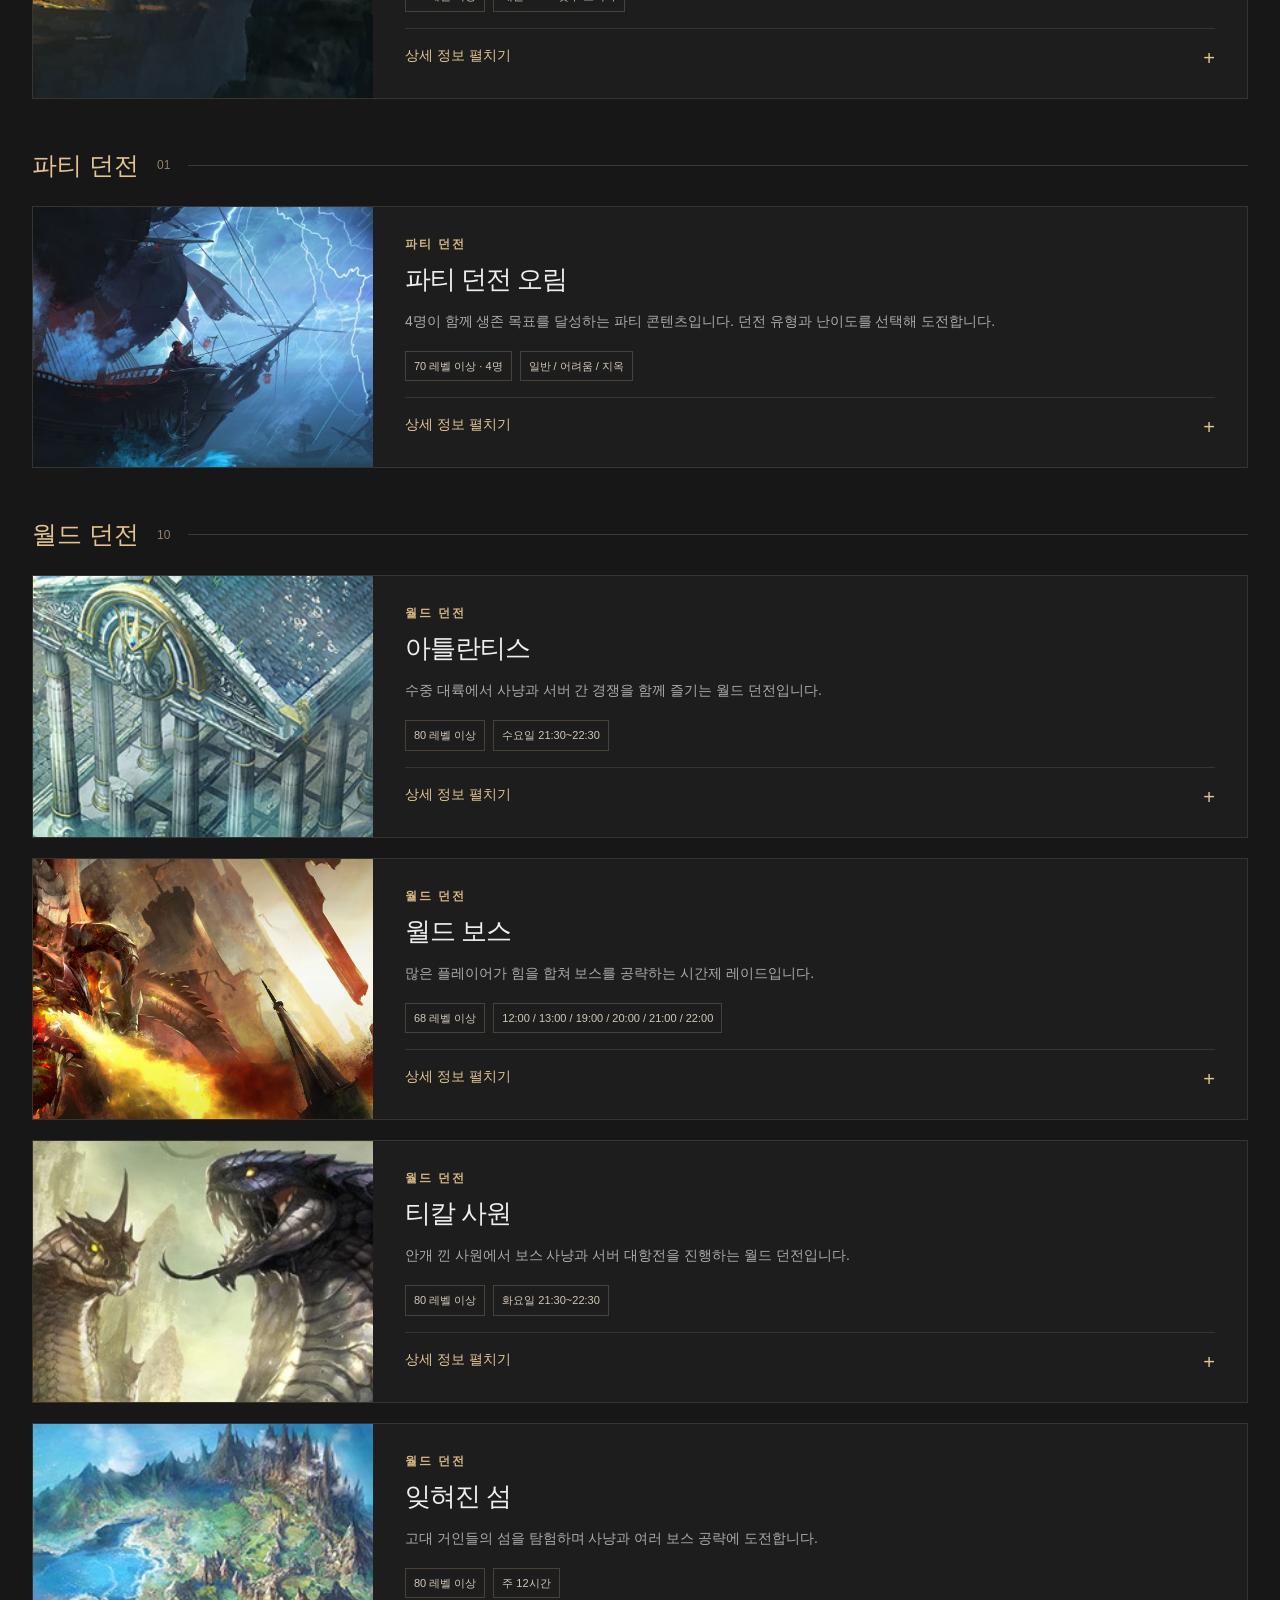
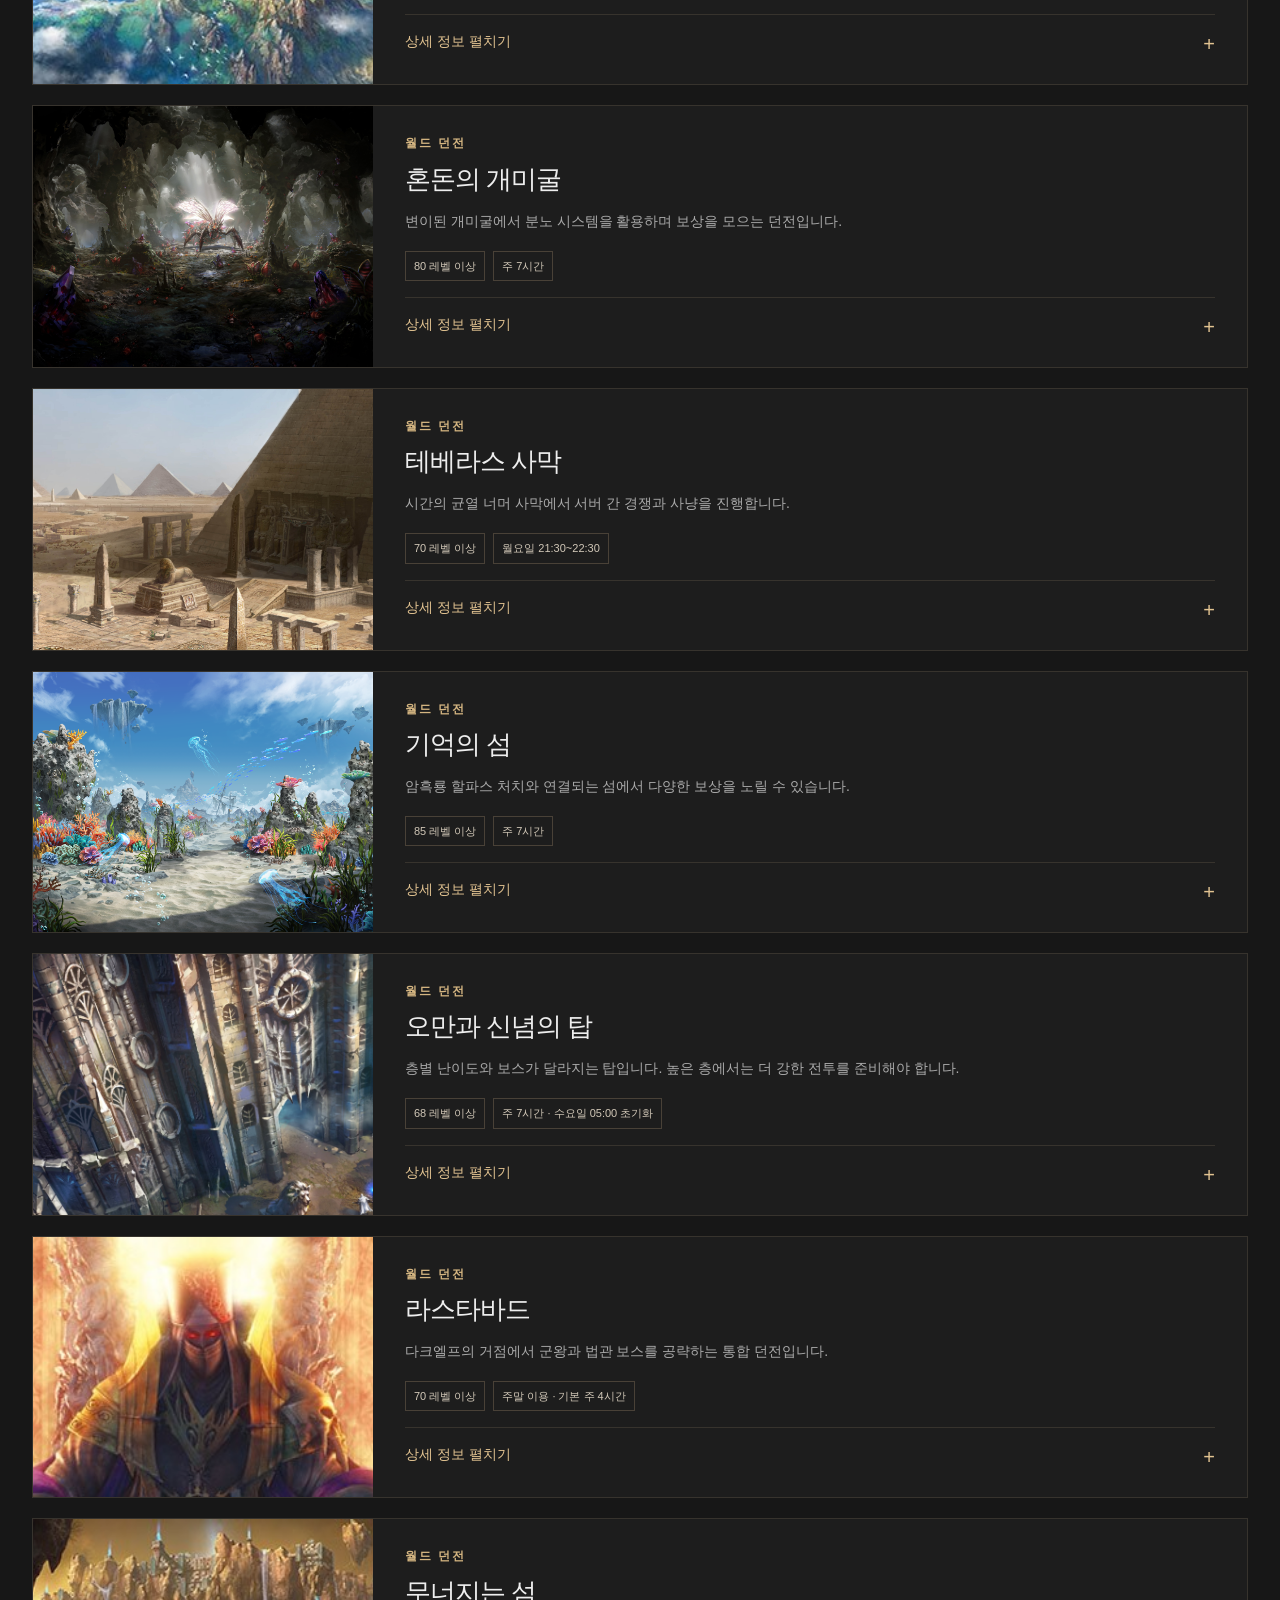
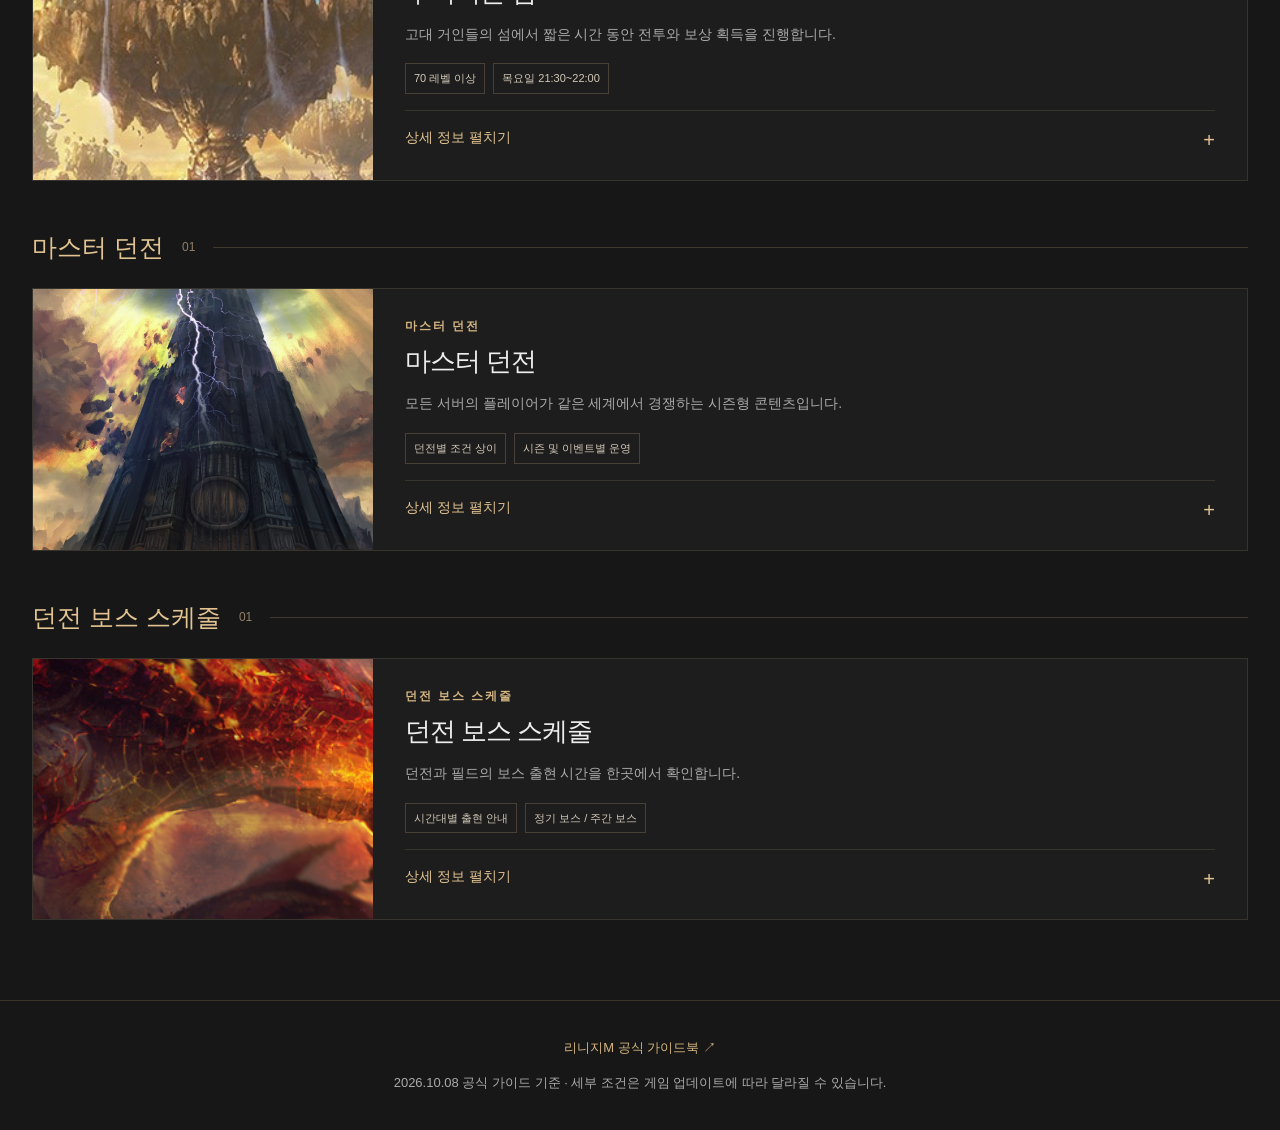
<file: media/media.html>
<!doctype html>
<html lang="ko">
<head>
<meta charset="UTF-8">
<meta name="viewport" content="width=device-width, initial-scale=1">
<title>리니지 | 던전 및 보스</title>
<link rel="icon" href="../assets/logo.png">
<link rel="stylesheet" href="../job/job.css">
<link rel="stylesheet" href="media.css">
<script src="media.js" defer="">
</script>
    <link rel="stylesheet" href="../assets/header-navigation.css" />
  </head>
<body class="media-page">
<a class="skip-link" href="#main">본문 바로가기</a>
<header class="header">
<a class="logo" href="../index/index.html" aria-label="리니지 홈">
<img class="logo-image" src="../assets/logo.png" alt="리니지">
</a>
<nav class="navigation" aria-label="주 메뉴">
<ul class="nav-list">
<li>
<a class="nav-link" href="../index/index.html">소식</a>
</li>
<li>
<a class="nav-link" href="../job/job.html">직업</a>
</li>
<li class="nav-item-information">
<button class="nav-link active" type="button" aria-controls="information-menu" aria-label="정보 메뉴 열기">정보▼</button>
<!-- 히든카드 부분 -->
<div class="information-card" id="information-menu">
<a href="../contents/contents.html" class="information-link">콘텐츠</a>
<a href="../region/region.html" class="information-link">지역</a>
<a href="../siege/siege.html" class="information-link">공성전</a>
<a href="../media/media.html" class="information-link">던전 및 보스</a>
</div>
</li>
<li>
<span class="nav-link" role="link" aria-disabled="true" title="준비 중" aria-label="소통 (준비 중)">소통</span>
</li>
<li>
<span class="nav-link" role="link" aria-disabled="true" title="준비 중" aria-label="세계관 (준비 중)">세계관</span>
</li>
<li>
<span class="nav-link" role="link" aria-disabled="true" title="준비 중" aria-label="상점 (준비 중)">상점</span>
</li>
</ul>
</nav>
<div class="header-actions">
<a class="login-button" href="../login/login.html">로그인</a>
<img class="profile-image" src="../assets/profile.png" alt="사용자 프로필">
<a class="download-button" href="https://lineage.plaync.com/download/index">
          다운로드
        </a>
</div>
</header>
<main id="main">
<section class="media-hero">
<img src="../assets/region-world-map.jpg" alt="">
<div class="hero-copy">
<p class="eyebrow">LINEAGE · GAME GUIDE</p>
<h1>던전 및 보스</h1>
<p>혼자 떠나는 도전부터 전 서버의 레이드까지.<br>던전의 입장 조건과 보스 정보를 한눈에 확인하세요.</p>
</div>
<a class="hero-scroll" href="#guide-list" aria-label="던전 가이드 목록으로 이동">
<img src="../assets/region-scroll-arrow.png" alt="" width="60" height="31">
</a>
</section>
<section class="guide-library" id="guide-list">
<div class="section-heading">
<p class="eyebrow">DUNGEONS &amp; BOSSES</p>
<h2>던전과 보스, 한곳에서 확인하세요</h2>
<p>분류와 검색으로 가이드를 찾고, 펼쳐서 입장 조건과 공략 정보를 확인하세요.</p>
</div>
<div class="guide-tools">
<div class="filter-list" role="group" aria-label="가이드 분류">
<button class="filter active" type="button" data-filter="all" aria-pressed="true">전체 <span>14</span>
</button>
<button class="filter" type="button" data-filter="2900" aria-pressed="false">시련 던전 <span>1</span>
</button>
<button class="filter" type="button" data-filter="2901" aria-pressed="false">파티 던전 <span>1</span>
</button>
<button class="filter" type="button" data-filter="2898" aria-pressed="false">월드 던전 <span>10</span>
</button>
<button class="filter" type="button" data-filter="2905" aria-pressed="false">마스터 던전 <span>1</span>
</button>
<button class="filter" type="button" data-filter="2899" aria-pressed="false">던전 보스 스케줄 <span>1</span>
</button>
</div>
<label class="guide-search">가이드 검색<input type="search" id="guide-search" placeholder="예: 오만, 월드 보스">
</label>
</div>
<div class="guide-reading-tools">
<p class="result-count" id="result-count" role="status" aria-live="polite">14개의 가이드</p>
<div class="guide-expand-controls" role="group" aria-label="표시된 가이드 펼치기와 접기">
<button type="button" data-expand="true">전체 펼치기</button>
<button type="button" data-expand="false">전체 접기</button>
</div>
</div>
<section class="guide-group" data-group="2900">
<h3>시련 던전 <span>01</span>
</h3>
<div class="guide-grid">
<article class="guide-card" data-category="2900" data-search="시련 던전 시련 던전 시련 던전,인스턴스 던전 턴 언데드 미믹 참여 조건40 레벨 이상이용 시간매일 05:00 횟수 초기화확인 사항아인하사드의 축복 사용이용 안내턴 언데드와 미믹 처치 미션을 레벨 구간에 맞춰 선택합니다. 성공하면 경험치와 시련의 전리품 상자를 받을 수 있습니다.공략 전 확인할 내용공식 가이드에서 다음 항목의 세부 설정과 보상을 확인할 수 있습니다.소개입장 규칙싱글형 던전보상 아이템공식 상세 가이드 ↗" id="guide-4456" aria-labelledby="guide-4456-title">
<details class="guide-disclosure">
<summary class="guide-summary">
<div class="card-image">
<img src="../assets/dungeons/guide-4456.jpg" alt="" loading="lazy">
</div>
<div class="card-copy">
<p class="eyebrow">시련 던전</p>
<h4 id="guide-4456-title">시련 던전</h4>
<p>혼자 도전하는 미션형 던전입니다. 제한 시간 안에 목표를 달성하며 성장 보상을 모을 수 있습니다.</p>
<div class="card-meta">
<span>40 레벨 이상</span>
<span>매일 05:00 횟수 초기화</span>
</div>
<span class="card-action">
<span class="disclosure-closed">상세 정보 펼치기</span>
<span class="disclosure-open">상세 정보 접기</span>
<b aria-hidden="true">+</b>
</span>
</div>
</summary>
<div class="guide-detail inline-guide-detail">
<div class="quick-facts">
<div>
<span>참여 조건</span>
<strong>40 레벨 이상</strong>
</div>
<div>
<span>이용 시간</span>
<strong>매일 05:00 횟수 초기화</strong>
</div>
<div>
<span>확인 사항</span>
<strong>아인하사드의 축복 사용</strong>
</div>
</div>
<section>
<h5>이용 안내</h5>
<p>턴 언데드와 미믹 처치 미션을 레벨 구간에 맞춰 선택합니다. 성공하면 경험치와 시련의 전리품 상자를 받을 수 있습니다.</p>
</section>
<section>
<h5>공략 전 확인할 내용</h5>
<p class="guide-note">공식 가이드에서 다음 항목의 세부 설정과 보상을 확인할 수 있습니다.</p>
<ul class="topic-list">
<li>소개</li>
<li>입장 규칙</li>
<li>싱글형 던전</li>
<li>보상 아이템</li>
</ul>
</section>
<div class="detail-actions">
<a class="gold-link" href="https://lineagem.plaync.com/guidebook/view?title=%EC%8B%9C%EB%A0%A8%20%EB%8D%98%EC%A0%84" target="_blank" rel="noopener noreferrer">공식 상세 가이드 ↗</a>
</div>
</div>
</details>
</article>
</div>
</section>
<section class="guide-group" data-group="2901">
<h3>파티 던전 <span>01</span>
</h3>
<div class="guide-grid">
<article class="guide-card" data-category="2901" data-search="파티 던전 오림 파티 던전 파티 던전,인스턴스 던전,오림 추종자들 실험 함정 오림 카스파 올딘 참여 조건70 레벨 이상 · 4명이용 시간일반 / 어려움 / 지옥확인 사항아인하사드의 축복 10이용 안내추종자들·실험·함정 중 하나를 선택합니다. 안전 지역에서 매칭을 준비하고, 오림의 특수 마법과 화약통을 전략적으로 활용하세요. 완료 보상에는 경험치, 아데나, 오림의 일기장 조각이 포함됩니다.공략 전 확인할 내용공식 가이드에서 다음 항목의 세부 설정과 보상을 확인할 수 있습니다.파티 던전(오림) 소개입장 안내던전 안내보상 안내공식 상세 가이드 ↗" id="guide-4458" aria-labelledby="guide-4458-title">
<details class="guide-disclosure">
<summary class="guide-summary">
<div class="card-image">
<img src="../assets/dungeons/guide-4458.jpg" alt="" loading="lazy">
</div>
<div class="card-copy">
<p class="eyebrow">파티 던전</p>
<h4 id="guide-4458-title">파티 던전 오림</h4>
<p>4명이 함께 생존 목표를 달성하는 파티 콘텐츠입니다. 던전 유형과 난이도를 선택해 도전합니다.</p>
<div class="card-meta">
<span>70 레벨 이상 · 4명</span>
<span>일반 / 어려움 / 지옥</span>
</div>
<span class="card-action">
<span class="disclosure-closed">상세 정보 펼치기</span>
<span class="disclosure-open">상세 정보 접기</span>
<b aria-hidden="true">+</b>
</span>
</div>
</summary>
<div class="guide-detail inline-guide-detail">
<div class="quick-facts">
<div>
<span>참여 조건</span>
<strong>70 레벨 이상 · 4명</strong>
</div>
<div>
<span>이용 시간</span>
<strong>일반 / 어려움 / 지옥</strong>
</div>
<div>
<span>확인 사항</span>
<strong>아인하사드의 축복 10</strong>
</div>
</div>
<section>
<h5>이용 안내</h5>
<p>추종자들·실험·함정 중 하나를 선택합니다. 안전 지역에서 매칭을 준비하고, 오림의 특수 마법과 화약통을 전략적으로 활용하세요. 완료 보상에는 경험치, 아데나, 오림의 일기장 조각이 포함됩니다.</p>
</section>
<section>
<h5>공략 전 확인할 내용</h5>
<p class="guide-note">공식 가이드에서 다음 항목의 세부 설정과 보상을 확인할 수 있습니다.</p>
<ul class="topic-list">
<li>파티 던전(오림) 소개</li>
<li>입장 안내</li>
<li>던전 안내</li>
<li>보상 안내</li>
</ul>
</section>
<div class="detail-actions">
<a class="gold-link" href="https://lineagem.plaync.com/guidebook/view?title=%ED%8C%8C%ED%8B%B0%20%EB%8D%98%EC%A0%84%20%EC%98%A4%EB%A6%BC" target="_blank" rel="noopener noreferrer">공식 상세 가이드 ↗</a>
</div>
</div>
</details>
</article>
</div>
</section>
<section class="guide-group" data-group="2898">
<h3>월드 던전 <span>10</span>
</h3>
<div class="guide-grid">
<article class="guide-card" data-category="2898" data-search="아틀란티스 월드 던전 아틀란티스,월드 던전,적응형 NPC 포세이돈의 신전 수중 크라켄 포세이돈 참여 조건80 레벨 이상이용 시간수요일 21:30~22:30확인 사항승리 서버 추가 3시간이용 안내월드 던전 메뉴에서 입장합니다. 포세이돈의 신전에서 보스 공략을 준비하며, 수중 호흡에 대응할 수단을 챙겨야 합니다. 적응형 NPC는 대상 캐릭터의 레벨에 따라 강화됩니다.공략 전 확인할 내용공식 가이드에서 다음 항목의 세부 설정과 보상을 확인할 수 있습니다.소개입장 방법플레이 방법보상 아이템공식 상세 가이드 ↗" id="guide-4385" aria-labelledby="guide-4385-title">
<details class="guide-disclosure">
<summary class="guide-summary">
<div class="card-image">
<img src="../assets/dungeons/guide-4385.jpg" alt="" loading="lazy">
</div>
<div class="card-copy">
<p class="eyebrow">월드 던전</p>
<h4 id="guide-4385-title">아틀란티스</h4>
<p>수중 대륙에서 사냥과 서버 간 경쟁을 함께 즐기는 월드 던전입니다.</p>
<div class="card-meta">
<span>80 레벨 이상</span>
<span>수요일 21:30~22:30</span>
</div>
<span class="card-action">
<span class="disclosure-closed">상세 정보 펼치기</span>
<span class="disclosure-open">상세 정보 접기</span>
<b aria-hidden="true">+</b>
</span>
</div>
</summary>
<div class="guide-detail inline-guide-detail">
<div class="quick-facts">
<div>
<span>참여 조건</span>
<strong>80 레벨 이상</strong>
</div>
<div>
<span>이용 시간</span>
<strong>수요일 21:30~22:30</strong>
</div>
<div>
<span>확인 사항</span>
<strong>승리 서버 추가 3시간</strong>
</div>
</div>
<section>
<h5>이용 안내</h5>
<p>월드 던전 메뉴에서 입장합니다. 포세이돈의 신전에서 보스 공략을 준비하며, 수중 호흡에 대응할 수단을 챙겨야 합니다. 적응형 NPC는 대상 캐릭터의 레벨에 따라 강화됩니다.</p>
</section>
<section>
<h5>공략 전 확인할 내용</h5>
<p class="guide-note">공식 가이드에서 다음 항목의 세부 설정과 보상을 확인할 수 있습니다.</p>
<ul class="topic-list">
<li>소개</li>
<li>입장 방법</li>
<li>플레이 방법</li>
<li>보상 아이템</li>
</ul>
</section>
<div class="detail-actions">
<a class="gold-link" href="https://lineagem.plaync.com/guidebook/view?title=%EC%95%84%ED%8B%80%EB%9E%80%ED%8B%B0%EC%8A%A4" target="_blank" rel="noopener noreferrer">공식 상세 가이드 ↗</a>
</div>
</div>
</details>
</article>
<article class="guide-card" data-category="2898" data-search="월드 보스 월드 던전 월드 보스,인스턴트 던전 얼음여왕 피닉스 발라카스 할파스 참여 조건68 레벨 이상이용 시간12:00 / 13:00 / 19:00 / 20:00 / 21:00 / 22:00확인 사항월드 내 계정당 하루 1회이용 안내시작 10분 전부터 입장할 수 있고 정시가 지나면 입장이 닫힙니다. 일요일에는 19시·20시 회차가 진행되지 않습니다. 전투 제한 시간은 약 10분이며 입장 횟수는 매일 05시에 초기화됩니다.공략 전 확인할 내용공식 가이드에서 다음 항목의 세부 설정과 보상을 확인할 수 있습니다.소개입장 규칙진행 방법보상 아이템공식 상세 가이드 ↗" id="guide-4400" aria-labelledby="guide-4400-title">
<details class="guide-disclosure">
<summary class="guide-summary">
<div class="card-image">
<img src="../assets/dungeons/guide-4400.png" alt="" loading="lazy">
</div>
<div class="card-copy">
<p class="eyebrow">월드 던전</p>
<h4 id="guide-4400-title">월드 보스</h4>
<p>많은 플레이어가 힘을 합쳐 보스를 공략하는 시간제 레이드입니다.</p>
<div class="card-meta">
<span>68 레벨 이상</span>
<span>12:00 / 13:00 / 19:00 / 20:00 / 21:00 / 22:00</span>
</div>
<span class="card-action">
<span class="disclosure-closed">상세 정보 펼치기</span>
<span class="disclosure-open">상세 정보 접기</span>
<b aria-hidden="true">+</b>
</span>
</div>
</summary>
<div class="guide-detail inline-guide-detail">
<div class="quick-facts">
<div>
<span>참여 조건</span>
<strong>68 레벨 이상</strong>
</div>
<div>
<span>이용 시간</span>
<strong>12:00 / 13:00 / 19:00 / 20:00 / 21:00 / 22:00</strong>
</div>
<div>
<span>확인 사항</span>
<strong>월드 내 계정당 하루 1회</strong>
</div>
</div>
<section>
<h5>이용 안내</h5>
<p>시작 10분 전부터 입장할 수 있고 정시가 지나면 입장이 닫힙니다. 일요일에는 19시·20시 회차가 진행되지 않습니다. 전투 제한 시간은 약 10분이며 입장 횟수는 매일 05시에 초기화됩니다.</p>
</section>
<section>
<h5>공략 전 확인할 내용</h5>
<p class="guide-note">공식 가이드에서 다음 항목의 세부 설정과 보상을 확인할 수 있습니다.</p>
<ul class="topic-list">
<li>소개</li>
<li>입장 규칙</li>
<li>진행 방법</li>
<li>보상 아이템</li>
</ul>
</section>
<div class="detail-actions">
<a class="gold-link" href="https://lineagem.plaync.com/guidebook/view?title=%EC%9B%94%EB%93%9C%20%EB%B3%B4%EC%8A%A4" target="_blank" rel="noopener noreferrer">공식 상세 가이드 ↗</a>
</div>
</div>
</details>
</article>
<article class="guide-card" data-category="2898" data-search="티칼 사원 월드 던전 티칼 사원,월드 던전,적응형 NPC 참여 조건80 레벨 이상이용 시간화요일 21:30~22:30확인 사항승리 서버 추가 3시간이용 안내월드 던전 메뉴에서 입장합니다. 적응형 NPC의 버프 단계가 높아질수록 난이도와 추가 경험치가 상승합니다. 서버 대항전에서 승리하면 이후 추가 이용 시간이 열립니다.공략 전 확인할 내용공식 가이드에서 다음 항목의 세부 설정과 보상을 확인할 수 있습니다.소개입장 방법플레이 방법보상 아이템공식 상세 가이드 ↗" id="guide-4460" aria-labelledby="guide-4460-title">
<details class="guide-disclosure">
<summary class="guide-summary">
<div class="card-image">
<img src="../assets/dungeons/guide-4460.jpg" alt="" loading="lazy">
</div>
<div class="card-copy">
<p class="eyebrow">월드 던전</p>
<h4 id="guide-4460-title">티칼 사원</h4>
<p>안개 낀 사원에서 보스 사냥과 서버 대항전을 진행하는 월드 던전입니다.</p>
<div class="card-meta">
<span>80 레벨 이상</span>
<span>화요일 21:30~22:30</span>
</div>
<span class="card-action">
<span class="disclosure-closed">상세 정보 펼치기</span>
<span class="disclosure-open">상세 정보 접기</span>
<b aria-hidden="true">+</b>
</span>
</div>
</summary>
<div class="guide-detail inline-guide-detail">
<div class="quick-facts">
<div>
<span>참여 조건</span>
<strong>80 레벨 이상</strong>
</div>
<div>
<span>이용 시간</span>
<strong>화요일 21:30~22:30</strong>
</div>
<div>
<span>확인 사항</span>
<strong>승리 서버 추가 3시간</strong>
</div>
</div>
<section>
<h5>이용 안내</h5>
<p>월드 던전 메뉴에서 입장합니다. 적응형 NPC의 버프 단계가 높아질수록 난이도와 추가 경험치가 상승합니다. 서버 대항전에서 승리하면 이후 추가 이용 시간이 열립니다.</p>
</section>
<section>
<h5>공략 전 확인할 내용</h5>
<p class="guide-note">공식 가이드에서 다음 항목의 세부 설정과 보상을 확인할 수 있습니다.</p>
<ul class="topic-list">
<li>소개</li>
<li>입장 방법</li>
<li>플레이 방법</li>
<li>보상 아이템</li>
</ul>
</section>
<div class="detail-actions">
<a class="gold-link" href="https://lineagem.plaync.com/guidebook/view?title=%ED%8B%B0%EC%B9%BC%20%EC%82%AC%EC%9B%90" target="_blank" rel="noopener noreferrer">공식 상세 가이드 ↗</a>
</div>
</div>
</details>
</article>
<article class="guide-card" data-category="2898" data-search="잊혀진 섬 월드 던전 잊혀진 섬,월드 던전 에이션트 가디언 하피 퀸 코카트리스 킹 오우거 킹 드레이크 킹 타이탄 골렘 참여 조건80 레벨 이상이용 시간주 12시간확인 사항시간 충전석으로 연장이용 안내월드 던전 메뉴 또는 활성화된 던전 아이콘으로 입장합니다. 에이션트 가디언 공략에는 죽음의 기운 버프가 필요합니다. 보스별 등장 시간은 보스 스케줄에서 확인하세요.공략 전 확인할 내용공식 가이드에서 다음 항목의 세부 설정과 보상을 확인할 수 있습니다.소개기본 설정플레이 방법주요 몬스터공식 상세 가이드 ↗" id="guide-4462" aria-labelledby="guide-4462-title">
<details class="guide-disclosure">
<summary class="guide-summary">
<div class="card-image">
<img src="../assets/region-world-map1 (4).jpg" alt="" loading="lazy">
</div>
<div class="card-copy">
<p class="eyebrow">월드 던전</p>
<h4 id="guide-4462-title">잊혀진 섬</h4>
<p>고대 거인들의 섬을 탐험하며 사냥과 여러 보스 공략에 도전합니다.</p>
<div class="card-meta">
<span>80 레벨 이상</span>
<span>주 12시간</span>
</div>
<span class="card-action">
<span class="disclosure-closed">상세 정보 펼치기</span>
<span class="disclosure-open">상세 정보 접기</span>
<b aria-hidden="true">+</b>
</span>
</div>
</summary>
<div class="guide-detail inline-guide-detail">
<div class="quick-facts">
<div>
<span>참여 조건</span>
<strong>80 레벨 이상</strong>
</div>
<div>
<span>이용 시간</span>
<strong>주 12시간</strong>
</div>
<div>
<span>확인 사항</span>
<strong>시간 충전석으로 연장</strong>
</div>
</div>
<section>
<h5>이용 안내</h5>
<p>월드 던전 메뉴 또는 활성화된 던전 아이콘으로 입장합니다. 에이션트 가디언 공략에는 죽음의 기운 버프가 필요합니다. 보스별 등장 시간은 보스 스케줄에서 확인하세요.</p>
</section>
<section>
<h5>공략 전 확인할 내용</h5>
<p class="guide-note">공식 가이드에서 다음 항목의 세부 설정과 보상을 확인할 수 있습니다.</p>
<ul class="topic-list">
<li>소개</li>
<li>기본 설정</li>
<li>플레이 방법</li>
<li>주요 몬스터</li>
</ul>
</section>
<div class="detail-actions">
<a class="gold-link" href="https://lineagem.plaync.com/guidebook/view?title=%EC%9E%8A%ED%98%80%EC%A7%84%20%EC%84%AC" target="_blank" rel="noopener noreferrer">공식 상세 가이드 ↗</a>
</div>
</div>
</details>
</article>
<article class="guide-card" data-category="2898" data-search="혼돈의 개미굴 월드 던전 월드 던전,혼돈의 개미굴 생명의 돌 분노 할파스 참여 조건80 레벨 이상이용 시간주 7시간확인 사항혼돈의 개미굴 충전석이용 안내월드 던전 메뉴에서 입장합니다. 분노 시스템과 생명의 돌 관련 보상을 중심으로 공략을 준비하세요. 던전 충전석으로 이용 시간을 늘릴 수 있습니다.공략 전 확인할 내용공식 가이드에서 다음 항목의 세부 설정과 보상을 확인할 수 있습니다.소개기본 설정플레이 방법주요 몬스터공식 상세 가이드 ↗" id="guide-5876" aria-labelledby="guide-5876-title">
<details class="guide-disclosure">
<summary class="guide-summary">
<div class="card-image">
<img src="../assets/dungeons/guide-5876.jpg" alt="" loading="lazy">
</div>
<div class="card-copy">
<p class="eyebrow">월드 던전</p>
<h4 id="guide-5876-title">혼돈의 개미굴</h4>
<p>변이된 개미굴에서 분노 시스템을 활용하며 보상을 모으는 던전입니다.</p>
<div class="card-meta">
<span>80 레벨 이상</span>
<span>주 7시간</span>
</div>
<span class="card-action">
<span class="disclosure-closed">상세 정보 펼치기</span>
<span class="disclosure-open">상세 정보 접기</span>
<b aria-hidden="true">+</b>
</span>
</div>
</summary>
<div class="guide-detail inline-guide-detail">
<div class="quick-facts">
<div>
<span>참여 조건</span>
<strong>80 레벨 이상</strong>
</div>
<div>
<span>이용 시간</span>
<strong>주 7시간</strong>
</div>
<div>
<span>확인 사항</span>
<strong>혼돈의 개미굴 충전석</strong>
</div>
</div>
<section>
<h5>이용 안내</h5>
<p>월드 던전 메뉴에서 입장합니다. 분노 시스템과 생명의 돌 관련 보상을 중심으로 공략을 준비하세요. 던전 충전석으로 이용 시간을 늘릴 수 있습니다.</p>
</section>
<section>
<h5>공략 전 확인할 내용</h5>
<p class="guide-note">공식 가이드에서 다음 항목의 세부 설정과 보상을 확인할 수 있습니다.</p>
<ul class="topic-list">
<li>소개</li>
<li>기본 설정</li>
<li>플레이 방법</li>
<li>주요 몬스터</li>
</ul>
</section>
<div class="detail-actions">
<a class="gold-link" href="https://lineagem.plaync.com/guidebook/view?title=%ED%98%BC%EB%8F%88%EC%9D%98%20%EA%B0%9C%EB%AF%B8%EA%B5%B4" target="_blank" rel="noopener noreferrer">공식 상세 가이드 ↗</a>
</div>
</div>
</details>
</article>
<article class="guide-card" data-category="2898" data-search="테베라스 사막 월드 던전 월드 던전,테베라스 사막,적응형 NPC 참여 조건70 레벨 이상이용 시간월요일 21:30~22:30확인 사항승리 서버 추가 3시간이용 안내월드 던전의 테베라스 사막을 선택합니다. 대상 레벨에 반응하는 적응형 NPC가 등장하며, 버프 단계에 따라 난이도와 추가 경험치가 달라집니다.공략 전 확인할 내용공식 가이드에서 다음 항목의 세부 설정과 보상을 확인할 수 있습니다.소개입장 방법플레이 방법주요 몬스터공식 상세 가이드 ↗" id="guide-5932" aria-labelledby="guide-5932-title">
<details class="guide-disclosure">
<summary class="guide-summary">
<div class="card-image">
<img src="../assets/region-world-map1 (5).jpg" alt="" loading="lazy">
</div>
<div class="card-copy">
<p class="eyebrow">월드 던전</p>
<h4 id="guide-5932-title">테베라스 사막</h4>
<p>시간의 균열 너머 사막에서 서버 간 경쟁과 사냥을 진행합니다.</p>
<div class="card-meta">
<span>70 레벨 이상</span>
<span>월요일 21:30~22:30</span>
</div>
<span class="card-action">
<span class="disclosure-closed">상세 정보 펼치기</span>
<span class="disclosure-open">상세 정보 접기</span>
<b aria-hidden="true">+</b>
</span>
</div>
</summary>
<div class="guide-detail inline-guide-detail">
<div class="quick-facts">
<div>
<span>참여 조건</span>
<strong>70 레벨 이상</strong>
</div>
<div>
<span>이용 시간</span>
<strong>월요일 21:30~22:30</strong>
</div>
<div>
<span>확인 사항</span>
<strong>승리 서버 추가 3시간</strong>
</div>
</div>
<section>
<h5>이용 안내</h5>
<p>월드 던전의 테베라스 사막을 선택합니다. 대상 레벨에 반응하는 적응형 NPC가 등장하며, 버프 단계에 따라 난이도와 추가 경험치가 달라집니다.</p>
</section>
<section>
<h5>공략 전 확인할 내용</h5>
<p class="guide-note">공식 가이드에서 다음 항목의 세부 설정과 보상을 확인할 수 있습니다.</p>
<ul class="topic-list">
<li>소개</li>
<li>입장 방법</li>
<li>플레이 방법</li>
<li>주요 몬스터</li>
</ul>
</section>
<div class="detail-actions">
<a class="gold-link" href="https://lineagem.plaync.com/guidebook/view?title=%ED%85%8C%EB%B2%A0%EB%9D%BC%EC%8A%A4%20%EC%82%AC%EB%A7%89" target="_blank" rel="noopener noreferrer">공식 상세 가이드 ↗</a>
</div>
</div>
</details>
</article>
<article class="guide-card" data-category="2898" data-search="기억의 섬 월드 던전 월드 던전,기억의 섬 할파스 참여 조건85 레벨 이상이용 시간주 7시간확인 사항기억의 섬 시간 충전석이용 안내월드 던전 메뉴에서 기억의 섬을 선택합니다. 할파스 처치에 따른 개방 조건을 먼저 확인하고, 충전석을 활용해 이용 시간을 관리하세요.공략 전 확인할 내용공식 가이드에서 다음 항목의 세부 설정과 보상을 확인할 수 있습니다.소개기본 설정전용 상인 판매 아이템 안내몬스터 드랍 아이템 안내공식 상세 가이드 ↗" id="guide-6481" aria-labelledby="guide-6481-title">
<details class="guide-disclosure">
<summary class="guide-summary">
<div class="card-image">
<img src="../assets/region-world-map1 (4).png" alt="" loading="lazy">
</div>
<div class="card-copy">
<p class="eyebrow">월드 던전</p>
<h4 id="guide-6481-title">기억의 섬</h4>
<p>암흑룡 할파스 처치와 연결되는 섬에서 다양한 보상을 노릴 수 있습니다.</p>
<div class="card-meta">
<span>85 레벨 이상</span>
<span>주 7시간</span>
</div>
<span class="card-action">
<span class="disclosure-closed">상세 정보 펼치기</span>
<span class="disclosure-open">상세 정보 접기</span>
<b aria-hidden="true">+</b>
</span>
</div>
</summary>
<div class="guide-detail inline-guide-detail">
<div class="quick-facts">
<div>
<span>참여 조건</span>
<strong>85 레벨 이상</strong>
</div>
<div>
<span>이용 시간</span>
<strong>주 7시간</strong>
</div>
<div>
<span>확인 사항</span>
<strong>기억의 섬 시간 충전석</strong>
</div>
</div>
<section>
<h5>이용 안내</h5>
<p>월드 던전 메뉴에서 기억의 섬을 선택합니다. 할파스 처치에 따른 개방 조건을 먼저 확인하고, 충전석을 활용해 이용 시간을 관리하세요.</p>
</section>
<section>
<h5>공략 전 확인할 내용</h5>
<p class="guide-note">공식 가이드에서 다음 항목의 세부 설정과 보상을 확인할 수 있습니다.</p>
<ul class="topic-list">
<li>소개</li>
<li>기본 설정</li>
<li>전용 상인 판매 아이템 안내</li>
<li>몬스터 드랍 아이템 안내</li>
</ul>
</section>
<div class="detail-actions">
<a class="gold-link" href="https://lineagem.plaync.com/guidebook/view?title=%EA%B8%B0%EC%96%B5%EC%9D%98%20%EC%84%AC" target="_blank" rel="noopener noreferrer">공식 상세 가이드 ↗</a>
</div>
</div>
</details>
</article>
<article class="guide-card" data-category="2898" data-search="오만과 신념의 탑 월드 던전 월드 던전,오만과 신념의 탑 제니스 퀸 머미 로드 시어 아이리스 뱀파이어 나이트발드 좀비 로드 리치 쿠거 우그누스 데우스 벨리엘 라즈엘 참여 조건68 레벨 이상이용 시간주 7시간 · 수요일 05:00 초기화확인 사항지배의 탑과 이용 시간 공유이용 안내월드 던전 입구에서 1층 포탈을 이용하거나 층별 이동 주문서·부적으로 이동합니다. 무작위 텔레포트와 위치 기억이 제한됩니다. 층별 보스 시간은 스케줄에서 확인하세요.공략 전 확인할 내용공식 가이드에서 다음 항목의 세부 설정과 보상을 확인할 수 있습니다.오만과 신념의 탑 소개오만과 신념의 탑 기본 설정오만과 신념의 탑 층별 설정오만과 신념의 탑 관련 아이템 설정공식 상세 가이드 ↗" id="guide-4457" aria-labelledby="guide-4457-title">
<details class="guide-disclosure">
<summary class="guide-summary">
<div class="card-image">
<img src="../assets/dungeons/guide-4457.jpg" alt="" loading="lazy">
</div>
<div class="card-copy">
<p class="eyebrow">월드 던전</p>
<h4 id="guide-4457-title">오만과 신념의 탑</h4>
<p>층별 난이도와 보스가 달라지는 탑입니다. 높은 층에서는 더 강한 전투를 준비해야 합니다.</p>
<div class="card-meta">
<span>68 레벨 이상</span>
<span>주 7시간 · 수요일 05:00 초기화</span>
</div>
<span class="card-action">
<span class="disclosure-closed">상세 정보 펼치기</span>
<span class="disclosure-open">상세 정보 접기</span>
<b aria-hidden="true">+</b>
</span>
</div>
</summary>
<div class="guide-detail inline-guide-detail">
<div class="quick-facts">
<div>
<span>참여 조건</span>
<strong>68 레벨 이상</strong>
</div>
<div>
<span>이용 시간</span>
<strong>주 7시간 · 수요일 05:00 초기화</strong>
</div>
<div>
<span>확인 사항</span>
<strong>지배의 탑과 이용 시간 공유</strong>
</div>
</div>
<section>
<h5>이용 안내</h5>
<p>월드 던전 입구에서 1층 포탈을 이용하거나 층별 이동 주문서·부적으로 이동합니다. 무작위 텔레포트와 위치 기억이 제한됩니다. 층별 보스 시간은 스케줄에서 확인하세요.</p>
</section>
<section>
<h5>공략 전 확인할 내용</h5>
<p class="guide-note">공식 가이드에서 다음 항목의 세부 설정과 보상을 확인할 수 있습니다.</p>
<ul class="topic-list">
<li>오만과 신념의 탑 소개</li>
<li>오만과 신념의 탑 기본 설정</li>
<li>오만과 신념의 탑 층별 설정</li>
<li>오만과 신념의 탑 관련 아이템 설정</li>
</ul>
</section>
<div class="detail-actions">
<a class="gold-link" href="https://lineagem.plaync.com/guidebook/view?title=%EC%98%A4%EB%A7%8C%EA%B3%BC%20%EC%8B%A0%EB%85%90%EC%9D%98%20%ED%83%91" target="_blank" rel="noopener noreferrer">공식 상세 가이드 ↗</a>
</div>
</div>
</details>
</article>
<article class="guide-card" data-category="2898" data-search="라스타바드 월드 던전 라스타바드,침묵의 동굴,월드 던전 참여 조건70 레벨 이상이용 시간주말 이용 · 기본 주 4시간확인 사항입장 비용 10만 아데나이용 안내월드 던전 메뉴에서 입장합니다. 군왕 집무실로 이동할 때 중앙 광장의 텔레포터를 활용하세요. 지역별 특수 버프와 보스 보상을 함께 확인하면 공략 동선을 정하기 좋습니다.공략 전 확인할 내용공식 가이드에서 다음 항목의 세부 설정과 보상을 확인할 수 있습니다.소개입장 방법라스타바드 핫타임라스타바드 보상 아이템공식 상세 가이드 ↗" id="guide-4459" aria-labelledby="guide-4459-title">
<details class="guide-disclosure">
<summary class="guide-summary">
<div class="card-image">
<img src="../assets/dungeons/guide-4459.jpg" alt="" loading="lazy">
</div>
<div class="card-copy">
<p class="eyebrow">월드 던전</p>
<h4 id="guide-4459-title">라스타바드</h4>
<p>다크엘프의 거점에서 군왕과 법관 보스를 공략하는 통합 던전입니다.</p>
<div class="card-meta">
<span>70 레벨 이상</span>
<span>주말 이용 · 기본 주 4시간</span>
</div>
<span class="card-action">
<span class="disclosure-closed">상세 정보 펼치기</span>
<span class="disclosure-open">상세 정보 접기</span>
<b aria-hidden="true">+</b>
</span>
</div>
</summary>
<div class="guide-detail inline-guide-detail">
<div class="quick-facts">
<div>
<span>참여 조건</span>
<strong>70 레벨 이상</strong>
</div>
<div>
<span>이용 시간</span>
<strong>주말 이용 · 기본 주 4시간</strong>
</div>
<div>
<span>확인 사항</span>
<strong>입장 비용 10만 아데나</strong>
</div>
</div>
<section>
<h5>이용 안내</h5>
<p>월드 던전 메뉴에서 입장합니다. 군왕 집무실로 이동할 때 중앙 광장의 텔레포터를 활용하세요. 지역별 특수 버프와 보스 보상을 함께 확인하면 공략 동선을 정하기 좋습니다.</p>
</section>
<section>
<h5>공략 전 확인할 내용</h5>
<p class="guide-note">공식 가이드에서 다음 항목의 세부 설정과 보상을 확인할 수 있습니다.</p>
<ul class="topic-list">
<li>소개</li>
<li>입장 방법</li>
<li>라스타바드 핫타임</li>
<li>라스타바드 보상 아이템</li>
</ul>
</section>
<div class="detail-actions">
<a class="gold-link" href="https://lineagem.plaync.com/guidebook/view?title=%EB%9D%BC%EC%8A%A4%ED%83%80%EB%B0%94%EB%93%9C" target="_blank" rel="noopener noreferrer">공식 상세 가이드 ↗</a>
</div>
</div>
</details>
</article>
<article class="guide-card" data-category="2898" data-search="무너지는 섬 월드 던전 무너지는 섬,월드 던전 참여 조건70 레벨 이상이용 시간목요일 21:30~22:00확인 사항월드 콘텐츠이용 안내월드 던전 메뉴 또는 입장 시간에 나타나는 아이콘을 이용합니다. 제한된 진행 시간에 맞춰 입장과 전투 준비를 마치세요.공략 전 확인할 내용공식 가이드에서 다음 항목의 세부 설정과 보상을 확인할 수 있습니다.소개기본 설정플레이 방법주요 리워드주요 몬스터공식 상세 가이드 ↗" id="guide-4461" aria-labelledby="guide-4461-title">
<details class="guide-disclosure">
<summary class="guide-summary">
<div class="card-image">
<img src="../assets/dungeons/guide-4461.jpg" alt="" loading="lazy">
</div>
<div class="card-copy">
<p class="eyebrow">월드 던전</p>
<h4 id="guide-4461-title">무너지는 섬</h4>
<p>고대 거인들의 섬에서 짧은 시간 동안 전투와 보상 획득을 진행합니다.</p>
<div class="card-meta">
<span>70 레벨 이상</span>
<span>목요일 21:30~22:00</span>
</div>
<span class="card-action">
<span class="disclosure-closed">상세 정보 펼치기</span>
<span class="disclosure-open">상세 정보 접기</span>
<b aria-hidden="true">+</b>
</span>
</div>
</summary>
<div class="guide-detail inline-guide-detail">
<div class="quick-facts">
<div>
<span>참여 조건</span>
<strong>70 레벨 이상</strong>
</div>
<div>
<span>이용 시간</span>
<strong>목요일 21:30~22:00</strong>
</div>
<div>
<span>확인 사항</span>
<strong>월드 콘텐츠</strong>
</div>
</div>
<section>
<h5>이용 안내</h5>
<p>월드 던전 메뉴 또는 입장 시간에 나타나는 아이콘을 이용합니다. 제한된 진행 시간에 맞춰 입장과 전투 준비를 마치세요.</p>
</section>
<section>
<h5>공략 전 확인할 내용</h5>
<p class="guide-note">공식 가이드에서 다음 항목의 세부 설정과 보상을 확인할 수 있습니다.</p>
<ul class="topic-list">
<li>소개</li>
<li>기본 설정</li>
<li>플레이 방법</li>
<li>주요 리워드</li>
<li>주요 몬스터</li>
</ul>
</section>
<div class="detail-actions">
<a class="gold-link" href="https://lineagem.plaync.com/guidebook/view?title=%EB%AC%B4%EB%84%88%EC%A7%80%EB%8A%94%20%EC%84%AC" target="_blank" rel="noopener noreferrer">공식 상세 가이드 ↗</a>
</div>
</div>
</details>
</article>
</div>
</section>
<section class="guide-group" data-group="2905">
<h3>마스터 던전 <span>01</span>
</h3>
<div class="guide-grid">
<article class="guide-card" data-category="2905" data-search="마스터 던전 마스터 던전 마스터 던전,지배의 탑,마족들의 땅,로웬델,로웬델 연회장 지배의 탑 에스카로스 마족들의 땅 욕망의 동굴 그림자 신전 에오딘 성채 나그바스 로웬델 할파스 제사장 나그바스 여왕 로웬델 참여 조건던전별 조건 상이이용 시간시즌 및 이벤트별 운영확인 사항지배의 탑 · 에스카로스 등이용 안내지배의 탑은 85레벨 이상이며 오만과 신념의 탑과 시간을 공유합니다. 에오딘 성채와 로웬델 연회장도 각각의 입장·레이드 조건을 확인하세요. 시즌별 상세 설정은 공식 가이드와 업데이트 공지를 함께 확인해야 합니다.공략 전 확인할 내용공식 가이드에서 다음 항목의 세부 설정과 보상을 확인할 수 있습니다.소개지배의 탑마족들의 땅에오딘 성채로웬델 연회장공식 상세 가이드 ↗" id="guide-4485" aria-labelledby="guide-4485-title">
<details class="guide-disclosure">
<summary class="guide-summary">
<div class="card-image">
<img src="../assets/dungeons/guide-4485.jpg" alt="" loading="lazy">
</div>
<div class="card-copy">
<p class="eyebrow">마스터 던전</p>
<h4 id="guide-4485-title">마스터 던전</h4>
<p>모든 서버의 플레이어가 같은 세계에서 경쟁하는 시즌형 콘텐츠입니다.</p>
<div class="card-meta">
<span>던전별 조건 상이</span>
<span>시즌 및 이벤트별 운영</span>
</div>
<span class="card-action">
<span class="disclosure-closed">상세 정보 펼치기</span>
<span class="disclosure-open">상세 정보 접기</span>
<b aria-hidden="true">+</b>
</span>
</div>
</summary>
<div class="guide-detail inline-guide-detail">
<div class="quick-facts">
<div>
<span>참여 조건</span>
<strong>던전별 조건 상이</strong>
</div>
<div>
<span>이용 시간</span>
<strong>시즌 및 이벤트별 운영</strong>
</div>
<div>
<span>확인 사항</span>
<strong>지배의 탑 · 에스카로스 등</strong>
</div>
</div>
<section>
<h5>이용 안내</h5>
<p>지배의 탑은 85레벨 이상이며 오만과 신념의 탑과 시간을 공유합니다. 에오딘 성채와 로웬델 연회장도 각각의 입장·레이드 조건을 확인하세요. 시즌별 상세 설정은 공식 가이드와 업데이트 공지를 함께 확인해야 합니다.</p>
</section>
<section>
<h5>공략 전 확인할 내용</h5>
<p class="guide-note">공식 가이드에서 다음 항목의 세부 설정과 보상을 확인할 수 있습니다.</p>
<ul class="topic-list">
<li>소개</li>
<li>지배의 탑</li>
<li>마족들의 땅</li>
<li>에오딘 성채</li>
<li>로웬델 연회장</li>
</ul>
</section>
<div class="detail-actions">
<a class="gold-link" href="https://lineagem.plaync.com/guidebook/view?title=%EB%A7%88%EC%8A%A4%ED%84%B0%20%EB%8D%98%EC%A0%84" target="_blank" rel="noopener noreferrer">공식 상세 가이드 ↗</a>
</div>
</div>
</details>
</article>
</div>
</section>
<section class="guide-group" data-group="2899">
<h3>던전 보스 스케줄 <span>01</span>
</h3>
<div class="guide-grid">
<article class="guide-card" data-category="2899" data-search="던전 보스 스케줄 던전 보스 스케줄 보스,보상,월드 던전,스케줄 데몬 데스나이트 발록 제니스 퀸 머미 로드 시어 아이리스 뱀파이어 나이트발드 좀비 로드 리치 쿠거 우그누스 데우스 벨리엘 라즈엘 그림 리퍼 야히 혼돈 죽음 클라인 타로스 고르고스 텍투스 참여 조건시간대별 출현 안내이용 시간정기 보스 / 주간 보스확인 사항출현 전후 시간 확인이용 안내오만의 탑, 잊혀진 섬, 라스타바드 등 장소별로 일정을 구분했습니다. 필드 보스는 안내 시간 전후로 등장할 수 있으므로 입장 준비를 미리 마치세요.시간대별 던전 보스시간던전 · 보스12:30오만 1층 · 제니스 퀸 / 6층 · 머미 로드19:30오만 2층 · 시어 / 7층 · 아이리스20:00오만 3층 · 뱀파이어 / 8층 · 나이트발드20:30오만 4층 · 좀비 로드 / 9층 · 리치21:30월 · 테베라스 / 화 · 티칼 / 수 · 아틀란티스 / 목 · 무너지는 섬 / 금 · 에스카로스22:00상아탑 8층 · 데몬22:30오만 5층 · 쿠거 / 10층 · 우그누스23:00이계의 균열 · 발록 / 신념 1층 · 데우스23:30화염 던전 2층 · 데스나이트 / 신념 2층 · 벨리엘 / 4층 · 라즈엘주간 보스 일정시간장소보스 · 공략토 16:00~17:15잊혀진 섬하피 퀸부터 타이탄 골렘까지 15분 간격토 23:30~일 11:30잊혀진 섬에이션트 가디언일 16:00~16:20라스타바드암살군왕 / 마령군왕 집무실일 16:30~16:50라스타바드마수군왕 / 명법군왕 집무실금 23:30지배의 탑사신 그림 리퍼일 22:00욕망의 동굴발록토 22:00그림자 신전혼돈 / 죽음일 22:00그림자 신전야히필드 보스는 예정 시각 전후로 출현할 수 있습니다. 전체 일정과 보상은 공식 가이드에서 확인하세요.공식 상세 가이드 ↗" id="guide-4386" aria-labelledby="guide-4386-title">
<details class="guide-disclosure">
<summary class="guide-summary">
<div class="card-image">
<img src="../assets/dungeons/guide-4386.jpg" alt="" loading="lazy">
</div>
<div class="card-copy">
<p class="eyebrow">던전 보스 스케줄</p>
<h4 id="guide-4386-title">던전 보스 스케줄</h4>
<p>던전과 필드의 보스 출현 시간을 한곳에서 확인합니다.</p>
<div class="card-meta">
<span>시간대별 출현 안내</span>
<span>정기 보스 / 주간 보스</span>
</div>
<span class="card-action">
<span class="disclosure-closed">상세 정보 펼치기</span>
<span class="disclosure-open">상세 정보 접기</span>
<b aria-hidden="true">+</b>
</span>
</div>
</summary>
<div class="guide-detail inline-guide-detail">
<div class="quick-facts">
<div>
<span>참여 조건</span>
<strong>시간대별 출현 안내</strong>
</div>
<div>
<span>이용 시간</span>
<strong>정기 보스 / 주간 보스</strong>
</div>
<div>
<span>확인 사항</span>
<strong>출현 전후 시간 확인</strong>
</div>
</div>
<section>
<h5>이용 안내</h5>
<p>오만의 탑, 잊혀진 섬, 라스타바드 등 장소별로 일정을 구분했습니다. 필드 보스는 안내 시간 전후로 등장할 수 있으므로 입장 준비를 미리 마치세요.</p>
</section>
<section>
<h5>시간대별 던전 보스</h5>
<div class="table-wrap" tabindex="0" role="region" aria-label="던전 보스 시간표">
<table>
<thead>
<tr>
<th scope="col">시간</th>
<th scope="col">던전 · 보스</th>
</tr>
</thead>
<tbody>
<tr>
<th scope="row">12:30</th>
<td>오만 1층 · 제니스 퀸 / 6층 · 머미 로드</td>
</tr>
<tr>
<th scope="row">19:30</th>
<td>오만 2층 · 시어 / 7층 · 아이리스</td>
</tr>
<tr>
<th scope="row">20:00</th>
<td>오만 3층 · 뱀파이어 / 8층 · 나이트발드</td>
</tr>
<tr>
<th scope="row">20:30</th>
<td>오만 4층 · 좀비 로드 / 9층 · 리치</td>
</tr>
<tr>
<th scope="row">21:30</th>
<td>월 · 테베라스 / 화 · 티칼 / 수 · 아틀란티스 / 목 · 무너지는 섬 / 금 · 에스카로스</td>
</tr>
<tr>
<th scope="row">22:00</th>
<td>상아탑 8층 · 데몬</td>
</tr>
<tr>
<th scope="row">22:30</th>
<td>오만 5층 · 쿠거 / 10층 · 우그누스</td>
</tr>
<tr>
<th scope="row">23:00</th>
<td>이계의 균열 · 발록 / 신념 1층 · 데우스</td>
</tr>
<tr>
<th scope="row">23:30</th>
<td>화염 던전 2층 · 데스나이트 / 신념 2층 · 벨리엘 / 4층 · 라즈엘</td>
</tr>
</tbody>
</table>
</div>
</section>
<section>
<h5>주간 보스 일정</h5>
<div class="table-wrap" tabindex="0" role="region" aria-label="주간 보스 시간표">
<table>
<thead>
<tr>
<th scope="col">시간</th>
<th scope="col">장소</th>
<th scope="col">보스 · 공략</th>
</tr>
</thead>
<tbody>
<tr>
<th scope="row">토 16:00~17:15</th>
<td>잊혀진 섬</td>
<td>하피 퀸부터 타이탄 골렘까지 15분 간격</td>
</tr>
<tr>
<th scope="row">토 23:30~일 11:30</th>
<td>잊혀진 섬</td>
<td>에이션트 가디언</td>
</tr>
<tr>
<th scope="row">일 16:00~16:20</th>
<td>라스타바드</td>
<td>암살군왕 / 마령군왕 집무실</td>
</tr>
<tr>
<th scope="row">일 16:30~16:50</th>
<td>라스타바드</td>
<td>마수군왕 / 명법군왕 집무실</td>
</tr>
<tr>
<th scope="row">금 23:30</th>
<td>지배의 탑</td>
<td>사신 그림 리퍼</td>
</tr>
<tr>
<th scope="row">일 22:00</th>
<td>욕망의 동굴</td>
<td>발록</td>
</tr>
<tr>
<th scope="row">토 22:00</th>
<td>그림자 신전</td>
<td>혼돈 / 죽음</td>
</tr>
<tr>
<th scope="row">일 22:00</th>
<td>그림자 신전</td>
<td>야히</td>
</tr>
</tbody>
</table>
</div>
<p class="guide-note">필드 보스는 예정 시각 전후로 출현할 수 있습니다. 전체 일정과 보상은 공식 가이드에서 확인하세요.</p>
</section>
<div class="detail-actions">
<a class="gold-link" href="https://lineagem.plaync.com/guidebook/view?title=%EB%8D%98%EC%A0%84%20%EB%B3%B4%EC%8A%A4%20%EC%8A%A4%EC%BC%80%EC%A4%84" target="_blank" rel="noopener noreferrer">공식 상세 가이드 ↗</a>
</div>
</div>
</details>
</article>
</div>
</section>
<p class="no-results" id="no-results" hidden="">일치하는 가이드가 없습니다. 다른 검색어나 분류를 선택해 주세요.</p>
</section>
</main>
<footer class="media-footer">
<a href="https://lineagem.plaync.com/guidebook/list#categoryId=2808" target="_blank" rel="noopener noreferrer">리니지M 공식 가이드북 ↗</a>
<p>2026.10.08 공식 가이드 기준 · 세부 조건은 게임 업데이트에 따라 달라질 수 있습니다.</p>
</footer>
</body>
</html>
</file>
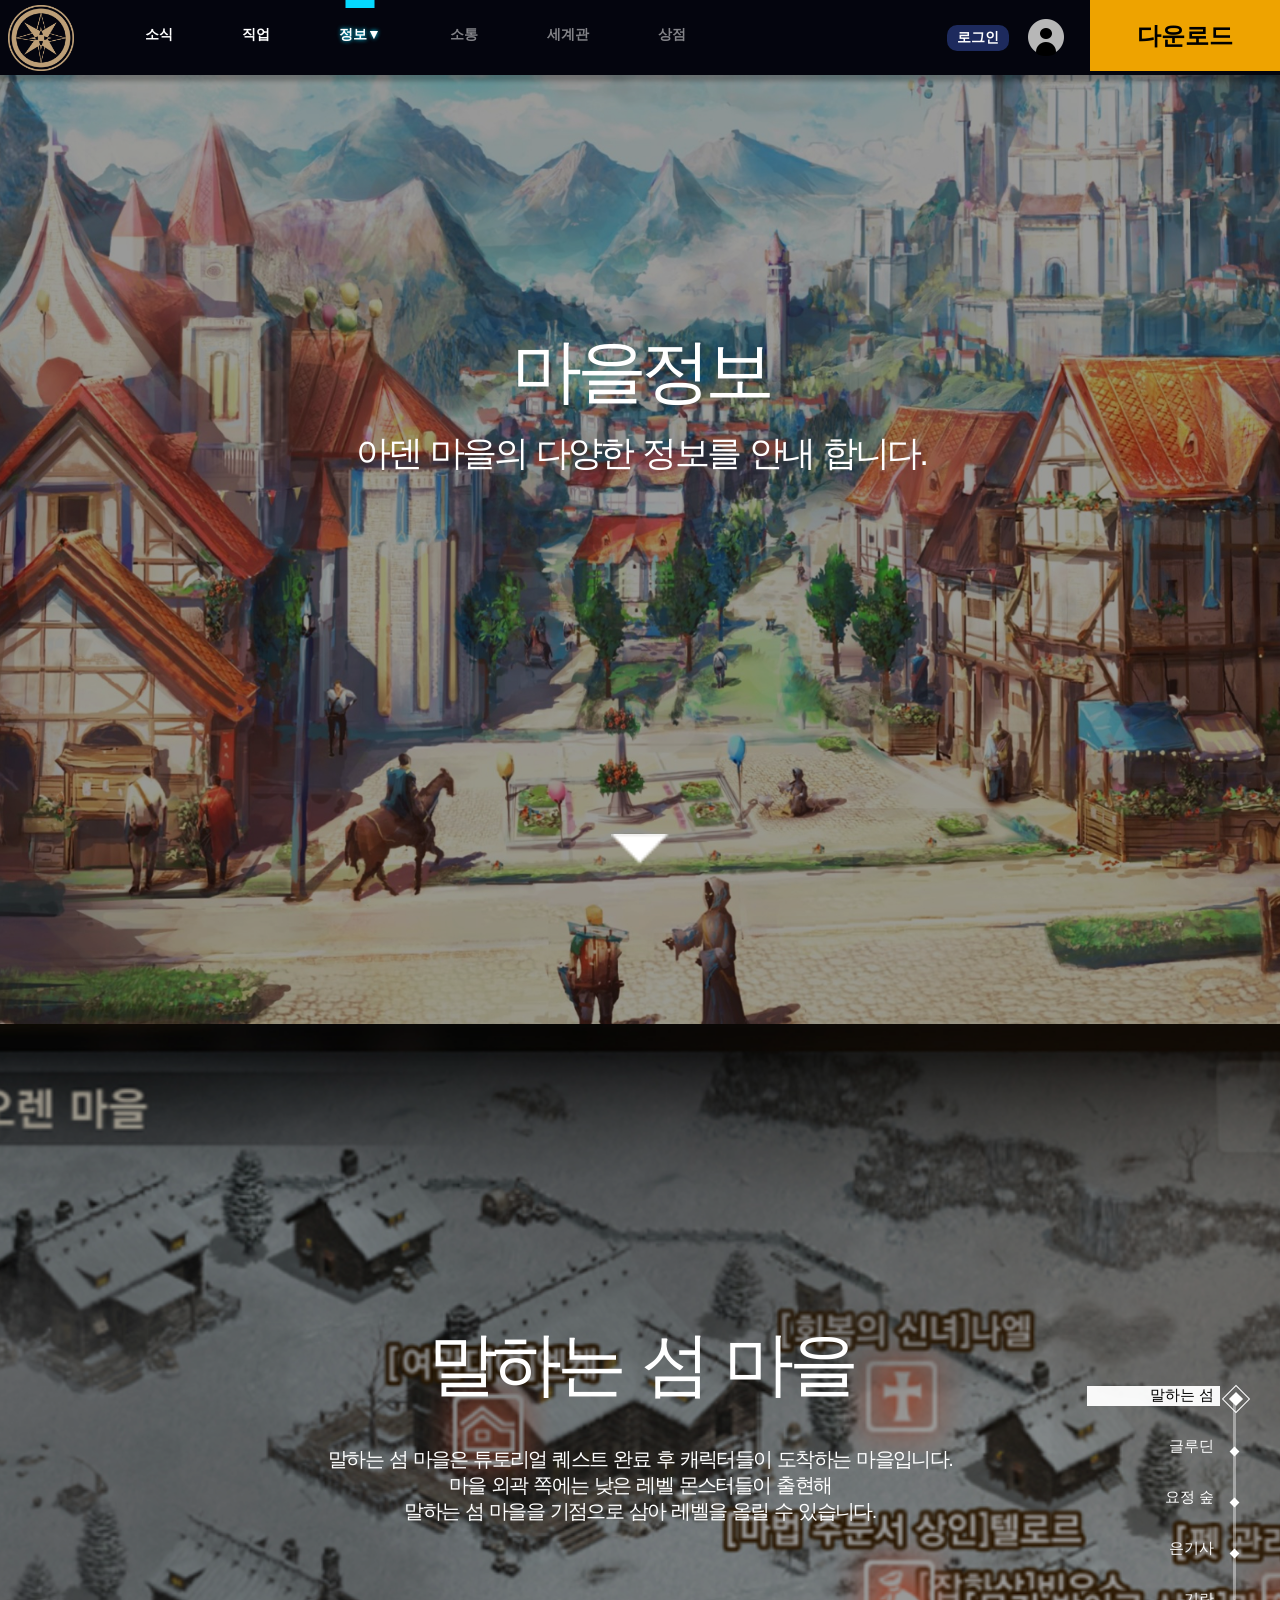
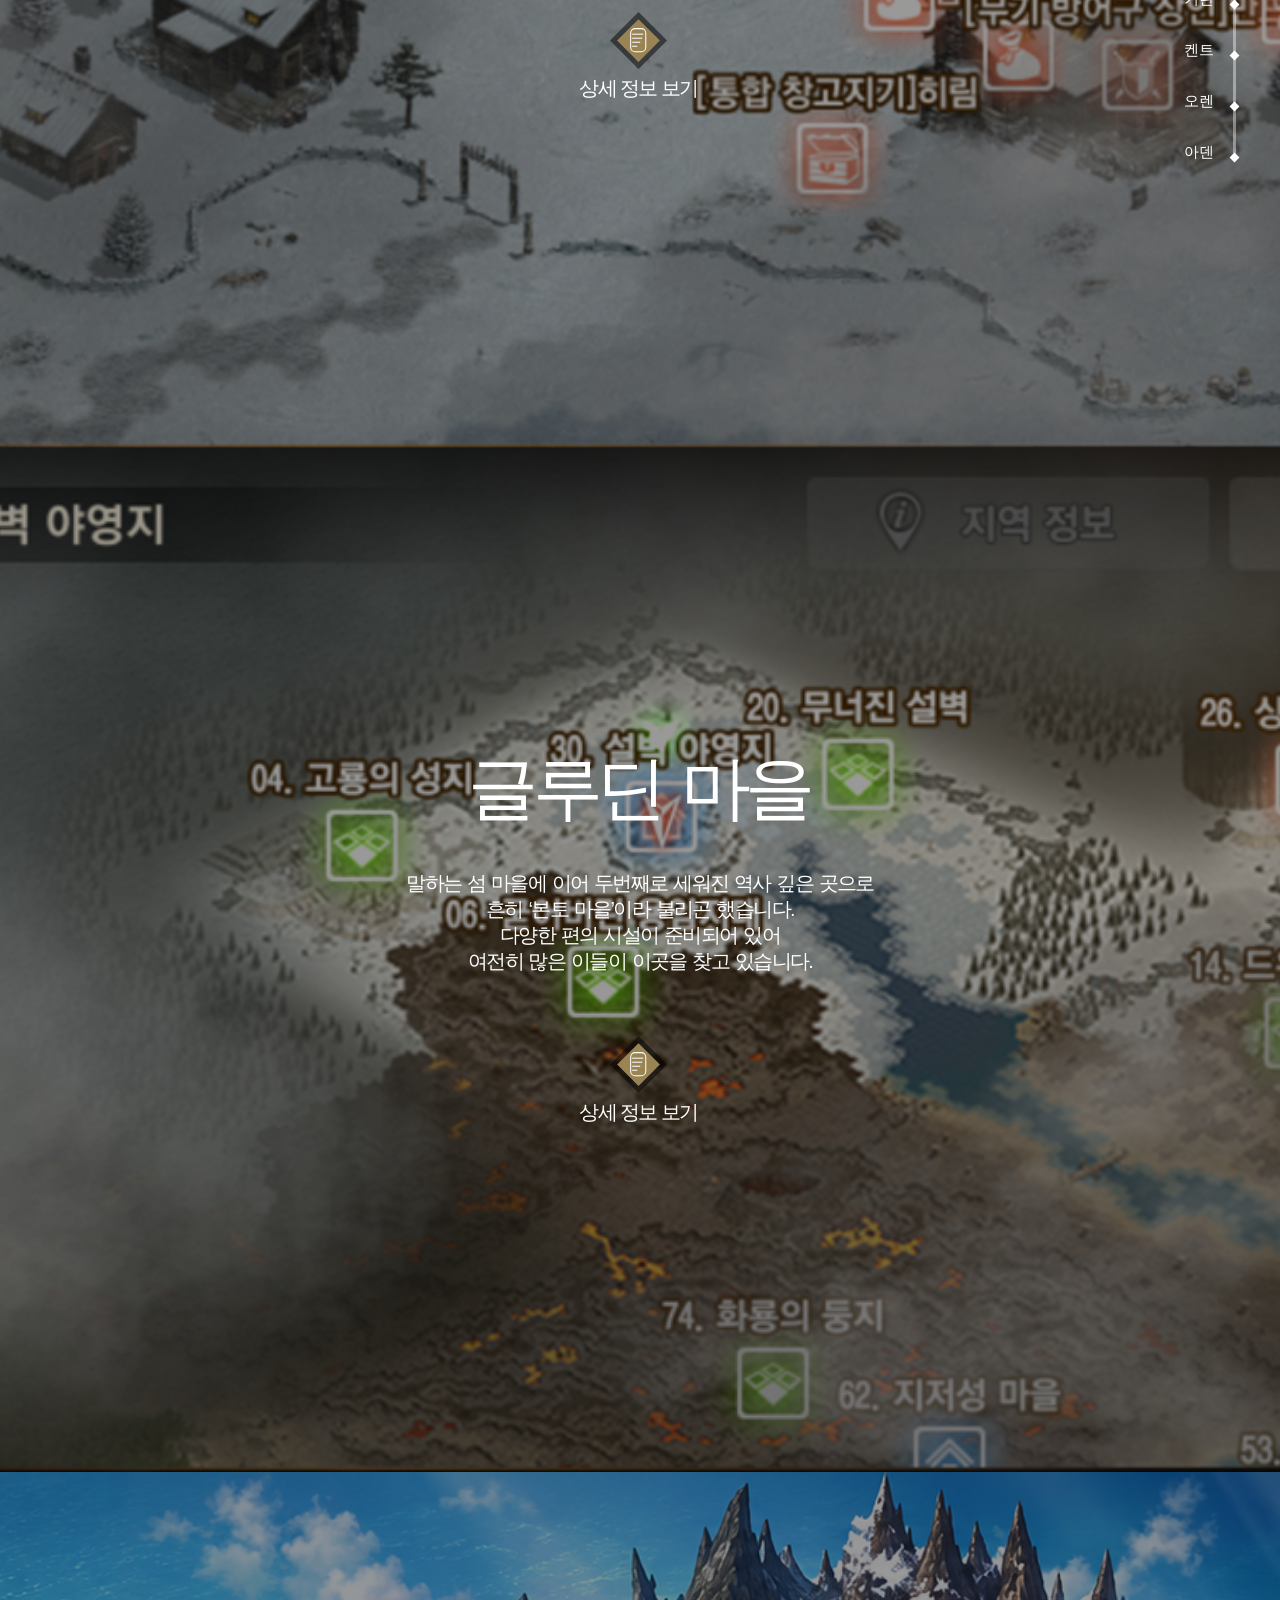
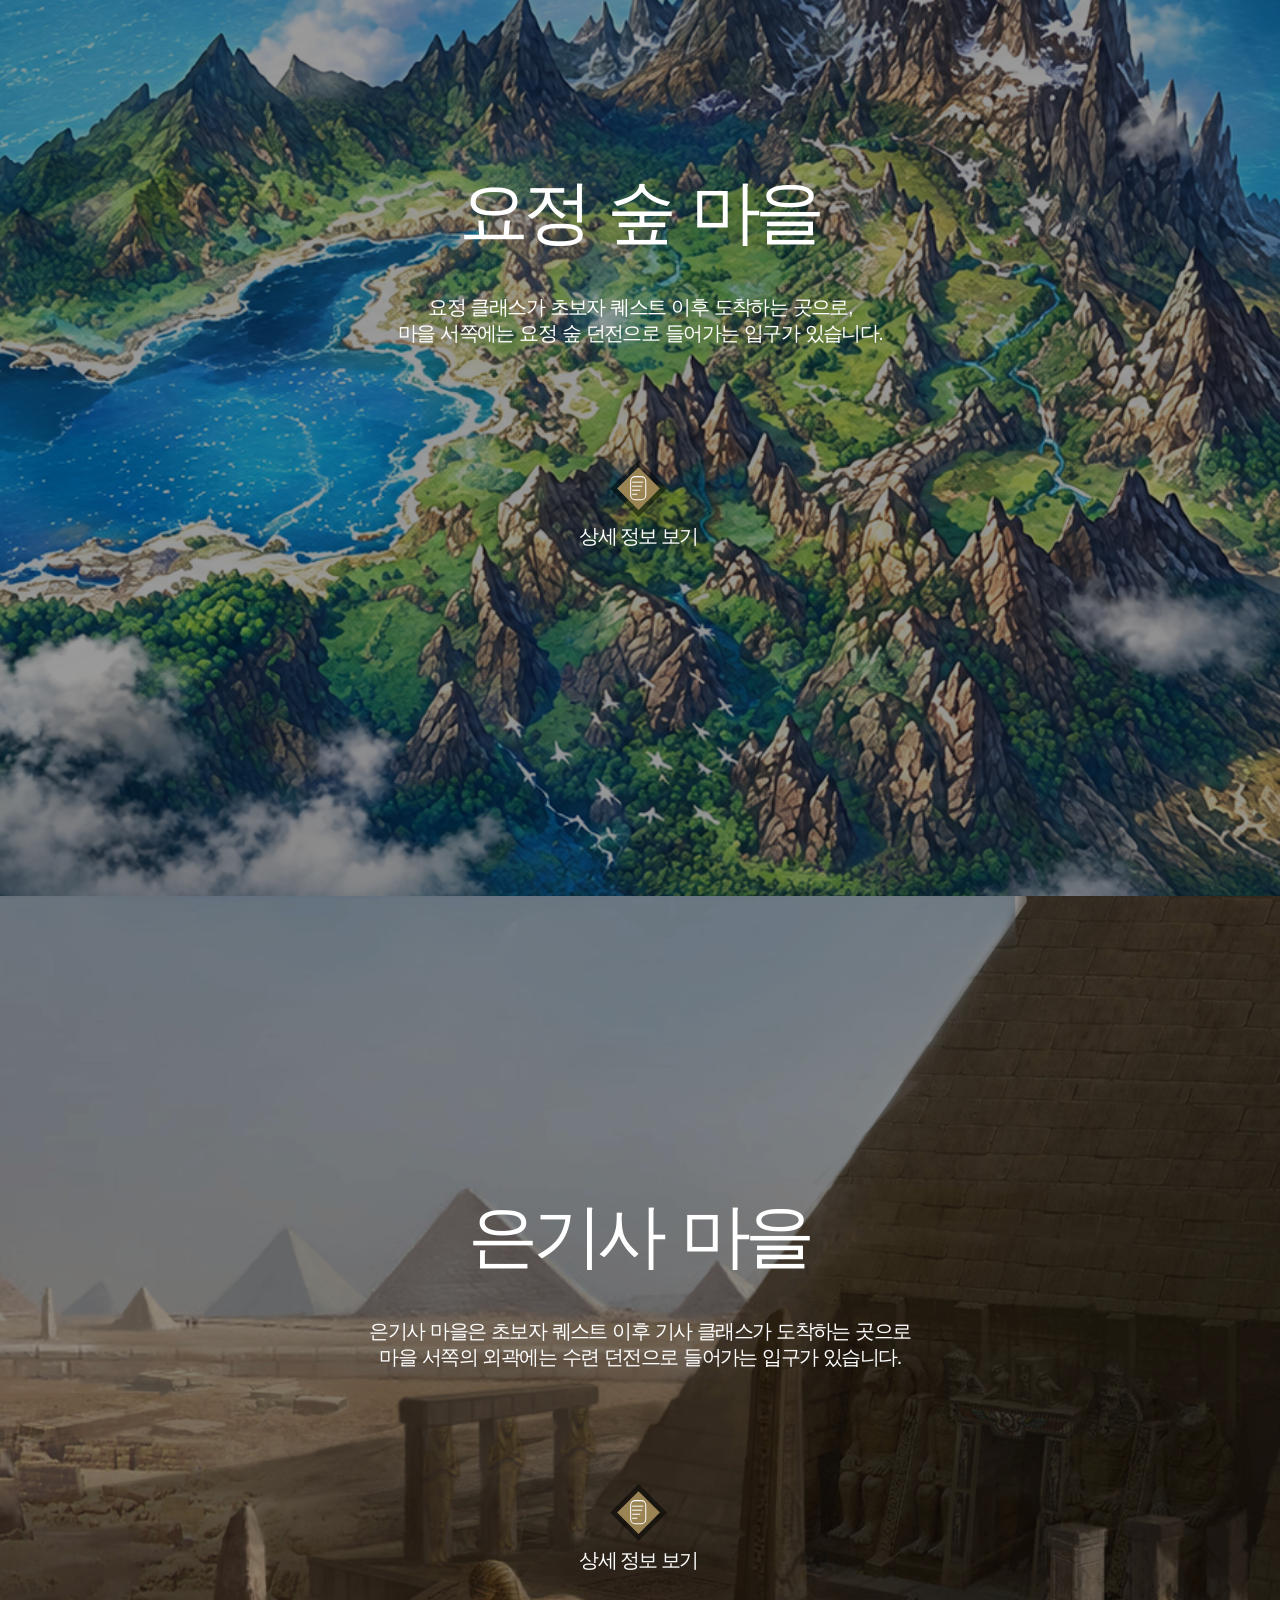
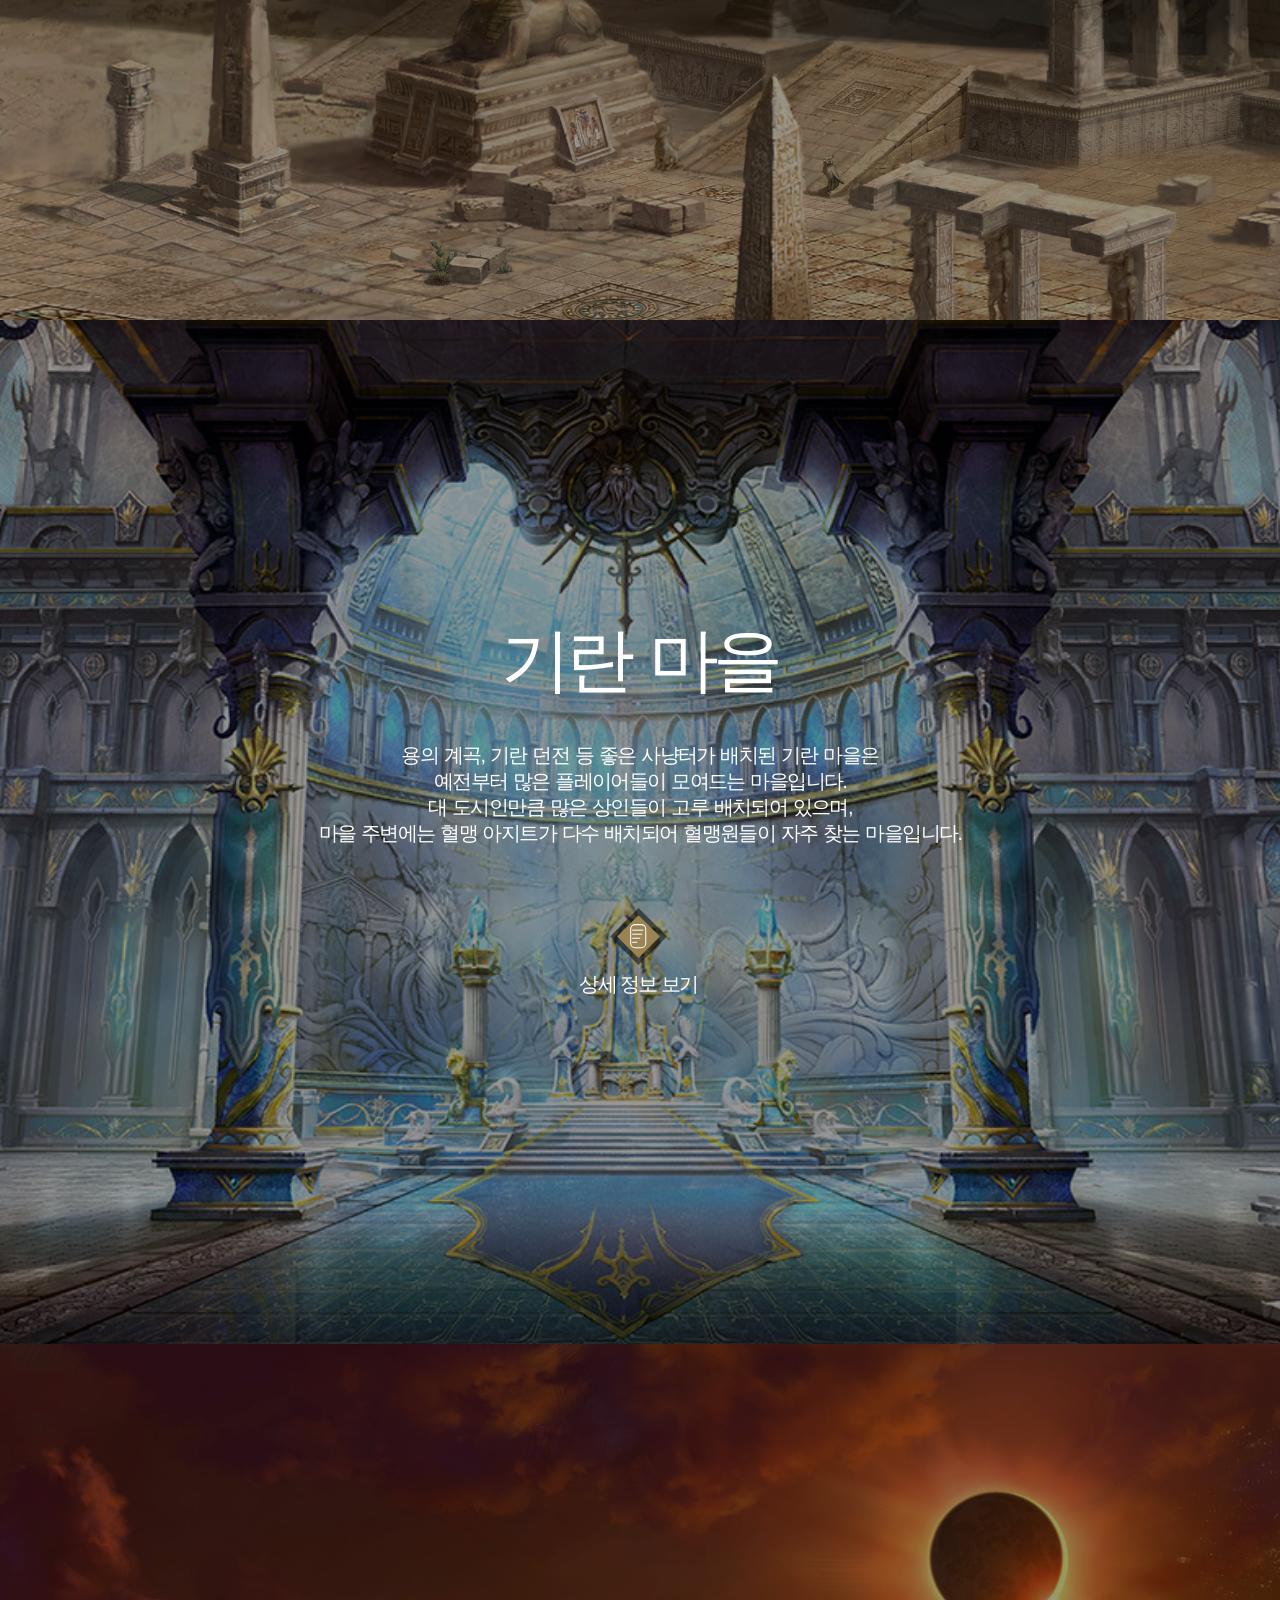
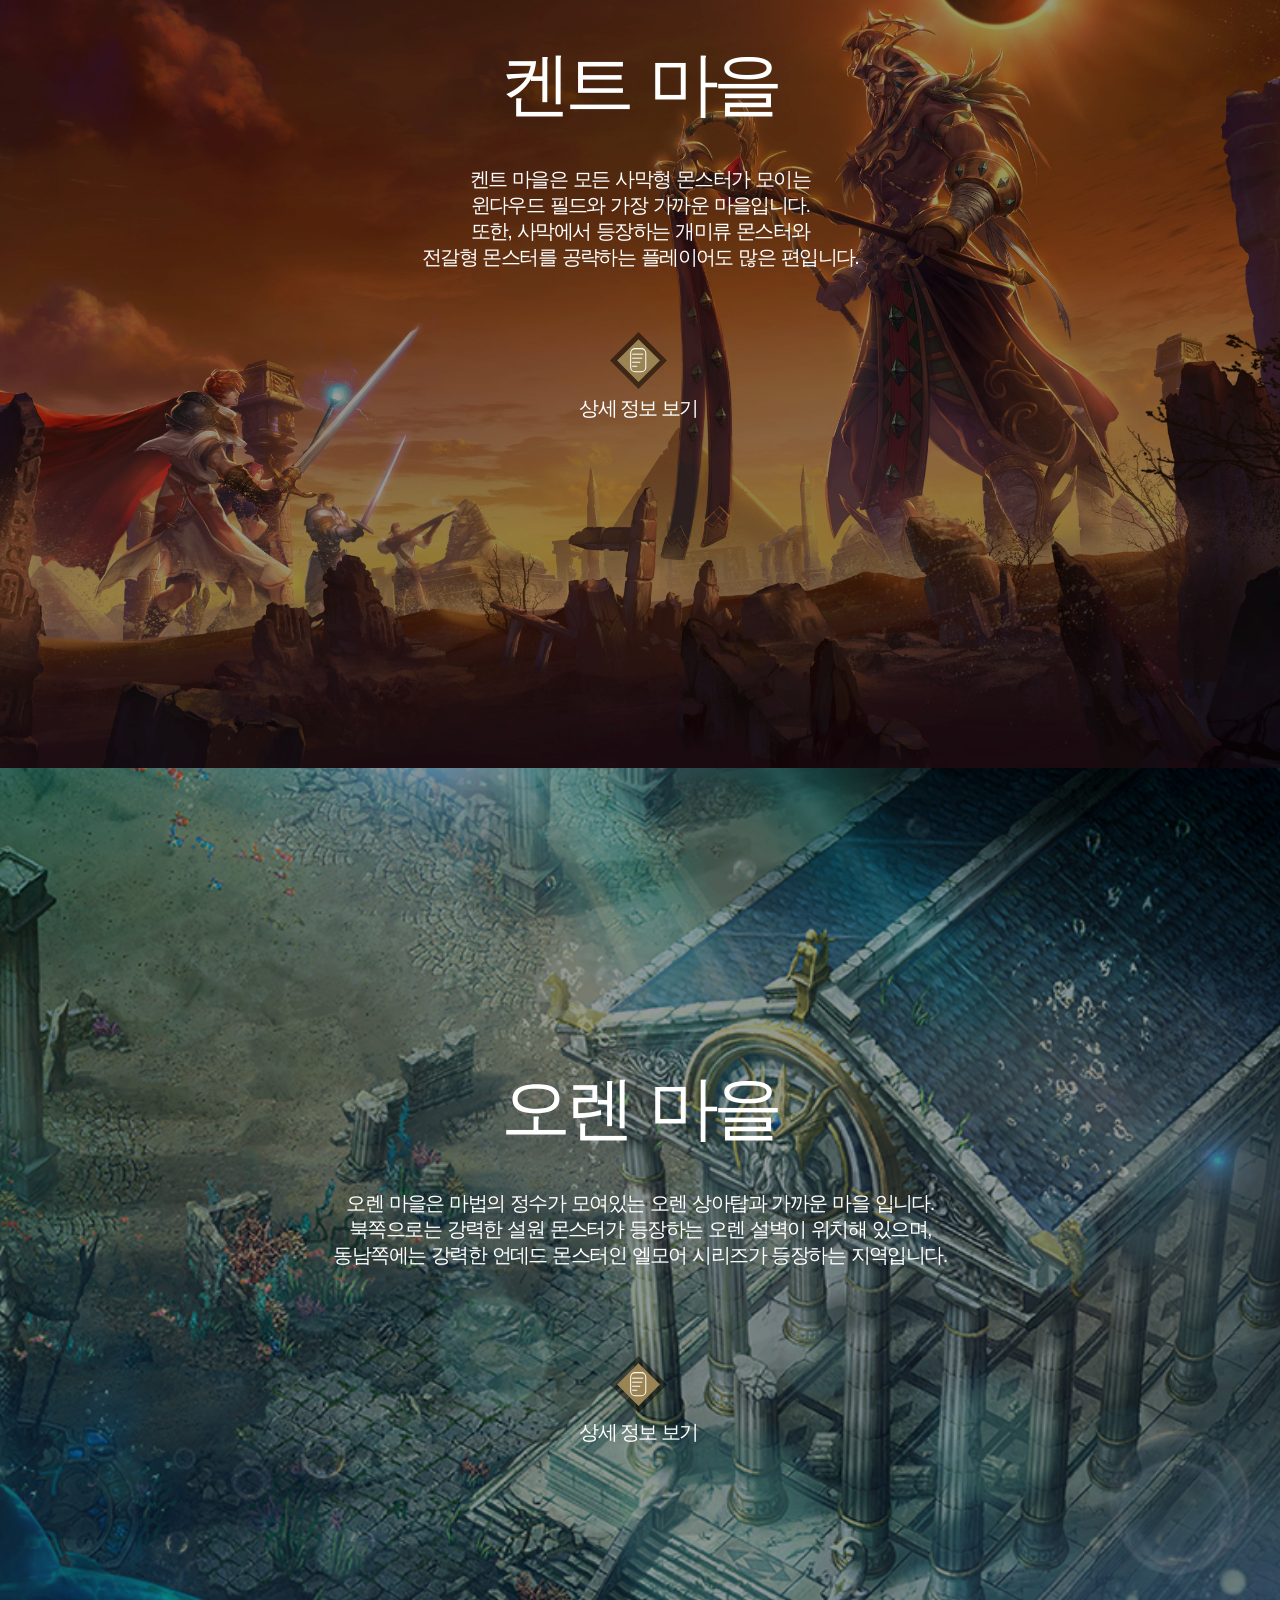
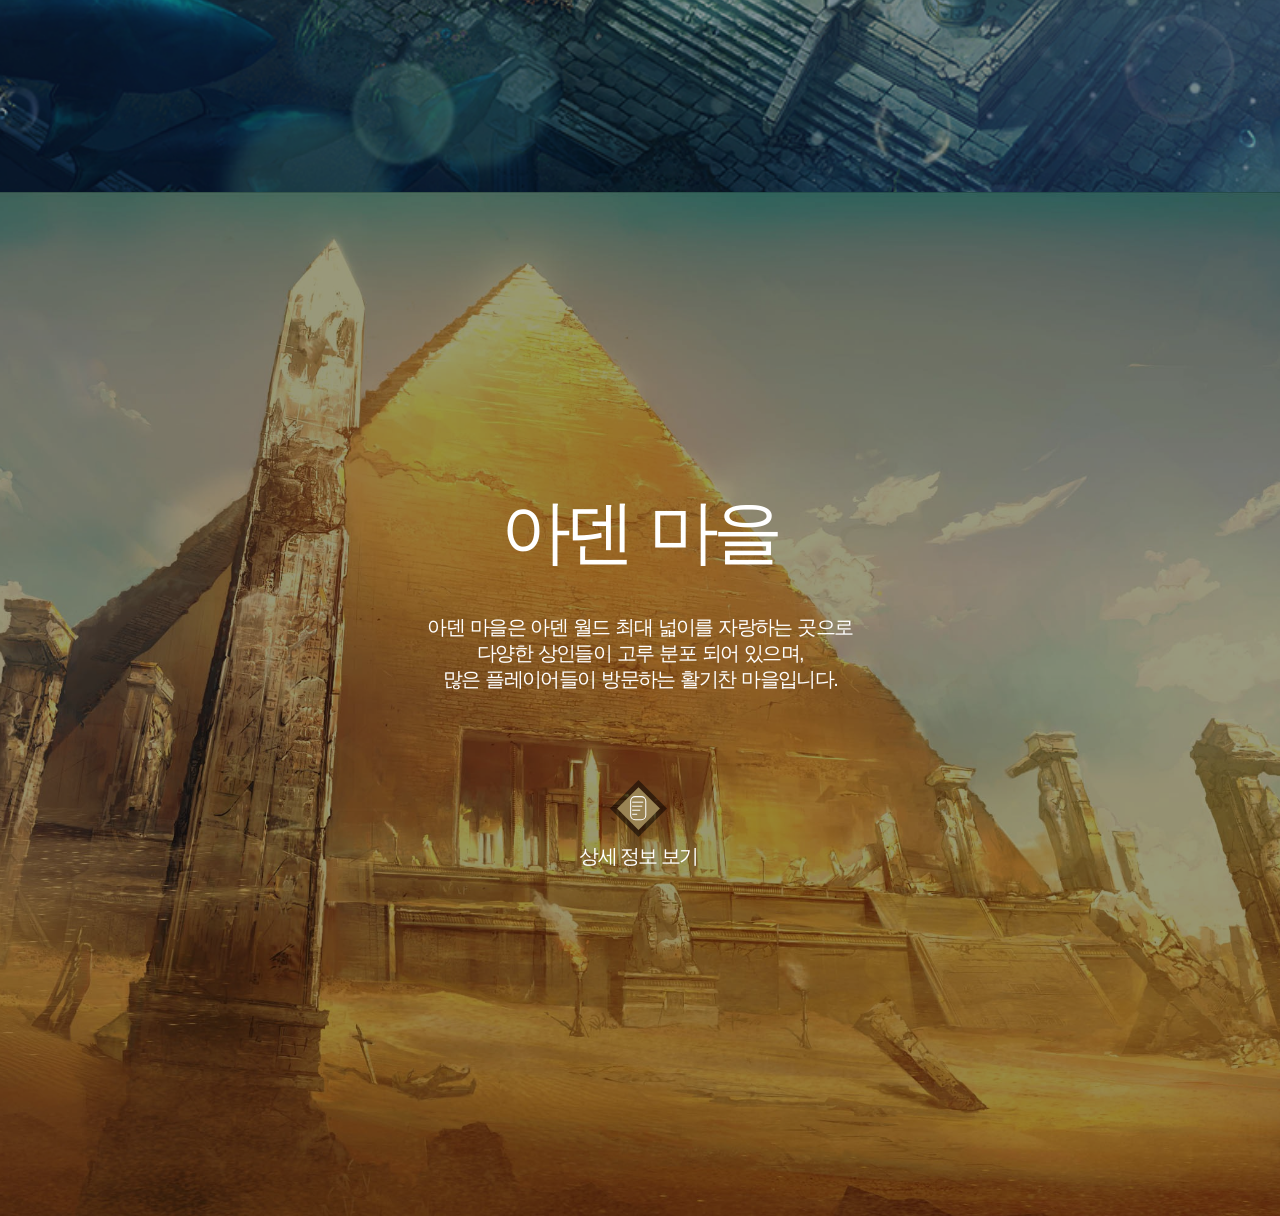
<file: region/region.html>
<!doctype html>
<html lang="ko" class="region-document">
  <head>
    <meta charset="UTF-8" />
    <meta name="viewport" content="width=device-width, initial-scale=1.0" />
    <meta
      name="description"
      content="아덴의 마을과 말하는 섬 마을 정보를 안내합니다."
    />
    <title>리니지 | 지역</title>
    <link rel="icon" href="../assets/logo.png" />
    <link rel="stylesheet" href="../job/job.css" />
    <link rel="stylesheet" href="region.css" />
    <!-- [추가] Village sections and scroll navigation -->
    <script src="region.js" defer></script>
    <link rel="stylesheet" href="../assets/header-navigation.css" />
  </head>
  <body class="region-page">
    <a class="skip-link" href="#region-detail">마을 정보 바로가기</a>
    <header class="header">
      <a class="logo" href="../index/index.html" aria-label="리니지 홈">
        <img class="logo-image" src="../assets/logo.png" alt="리니지" />
      </a>

      <nav class="navigation" aria-label="주 메뉴">
        <ul class="nav-list">
          <li>
            <a class="nav-link" href="../index/index.html">소식</a>
          </li>
          <li>
            <a class="nav-link" href="../job/job.html">직업</a>
          </li>
          <li class="nav-item-information">
            <button class="nav-link active"
               type="button" aria-controls="information-menu" aria-label="정보 메뉴 열기">정보▼</button>

            <!-- 히든카드 부분 -->

            <div class="information-card" id="information-menu">
              <a href="../contents/contents.html" class="information-link"
                >콘텐츠</a
              >
              <a href="../region/region.html" class="information-link">지역</a>
              <a href="../siege/siege.html" class="information-link">공성전</a>
              <a href="../media/media.html" class="information-link">던전 및 보스</a>
            </div>
          </li>
          <li><span class="nav-link" role="link" aria-disabled="true" title="준비 중" aria-label="소통 (준비 중)">소통</span></li>
          <li><span class="nav-link" role="link" aria-disabled="true" title="준비 중" aria-label="세계관 (준비 중)">세계관</span></li>
          <li><span class="nav-link" role="link" aria-disabled="true" title="준비 중" aria-label="상점 (준비 중)">상점</span></li>
        </ul>
      </nav>

      <div class="header-actions">
        <a class="login-button" href="../login/login.html">로그인</a>
        <img
          class="profile-image"
          src="../assets/profile.png"
          alt="사용자 프로필"
        />
        <a
          class="download-button"
          href="https://lineage.plaync.com/download/index"
        >
          다운로드
        </a>
      </div>
    </header>
    <main>
      <section
        class="region-screen region-intro"
        aria-labelledby="region-title"
      >
        <div class="region-canvas">
          <div class="region-artwork village-artwork" aria-hidden="true">
            <img src="../assets/region-village.jpg" alt="" />
          </div>
          <h1 id="region-title" class="region-title">마을정보</h1>
          <p class="region-subtitle">아덴 마을의 다양한 정보를 안내 합니다.</p>
          <a
            class="region-scroll"
            href="#region-detail"
            aria-label="마을 상세 정보로 이동"
            ><img
              src="../assets/region-scroll-arrow.png"
              width="59"
              height="31"
              alt=""
          /></a>
        </div>
      </section>
      <!-- [추가] Village sections and scroll navigation -->
      <div class="region-villages">
        <!-- [추가] Village sections and scroll navigation -->
        <div class="village-navigation">
          <aside class="village-index" aria-label="마을 목록">
            <ol>
              <li class="selected">
                <a href="#region-detail" aria-current="location"
                  ><span>말하는 섬</span><i aria-hidden="true"></i
                ></a>
              </li>
              <li>
                <a href="#village-gludin"
                  ><span>글루딘</span><i aria-hidden="true"></i
                ></a>
              </li>
              <li>
                <a href="#village-elf"
                  ><span>요정 숲</span><i aria-hidden="true"></i
                ></a>
              </li>
              <li>
                <a href="#village-silver-knight"
                  ><span>은기사</span><i aria-hidden="true"></i
                ></a>
              </li>
              <li>
                <a href="#village-giran"
                  ><span>기란</span><i aria-hidden="true"></i
                ></a>
              </li>
              <li>
                <a href="#village-kent"
                  ><span>켄트</span><i aria-hidden="true"></i
                ></a>
              </li>
              <li>
                <a href="#village-oren"
                  ><span>오렌</span><i aria-hidden="true"></i
                ></a>
              </li>
              <li>
                <a href="#village-aden"
                  ><span>아덴</span><i aria-hidden="true"></i
                ></a>
              </li>
            </ol>
          </aside>
        </div>
        <!-- [추가] Village sections and scroll navigation -->
        <section
          class="region-screen region-detail"
          id="region-detail"
          aria-labelledby="village-title-1"
          data-village-index="0"
        >
          <div class="region-canvas">
            <div class="region-artwork map-artwork" aria-hidden="true">
              <img
                src="../assets/region-world-map(2).jpg"
                alt=""
                decoding="async"
              />
            </div>
            <h2 id="village-title-1" class="village-title">말하는 섬 마을</h2>
            <p class="village-description">
              말하는 섬 마을은 튜토리얼 퀘스트 완료 후 캐릭터들이 도착하는
              마을입니다.<br />마을 외곽 쪽에는 낮은 레벨 몬스터들이 출현해<br />말하는
              섬 마을을 기점으로 삼아 레벨을 올릴 수 있습니다.
            </p>
            <!-- [추가] 마을 상세 팝업 열기 -->
            <button
              class="village-more"
              type="button"
              aria-haspopup="dialog"
              aria-controls="village-dialog"
            >
              <img
                class="detail-icon"
                src="../assets/region-detail-icon.svg"
                width="57"
                height="57"
                alt=""
              />
              <span>상세 정보 보기</span>
            </button>
          </div>
        </section>
        <!-- [추가] Village sections and scroll navigation -->
        <section
          class="region-screen region-detail"
          id="village-gludin"
          aria-labelledby="village-title-2"
          data-village-index="1"
        >
          <div class="region-canvas">
            <div class="region-artwork map-artwork" aria-hidden="true">
              <img
                src="../assets/region-world-map(3).png"
                alt=""
                loading="lazy"
                decoding="async"
              />
            </div>
            <h2 id="village-title-2" class="village-title">글루딘 마을</h2>
            <p class="village-description">
              말하는 섬 마을에 이어 두번째로 세워진 역사 깊은 곳으로<br />흔히
              ‘본토 마을’이라 불리곤 했습니다.<br />다양한 편의 시설이 준비되어
              있어<br />여전히 많은 이들이 이곳을 찾고 있습니다.
            </p>
            <!-- [추가] 마을 상세 팝업 열기 -->
            <button
              class="village-more"
              type="button"
              aria-haspopup="dialog"
              aria-controls="village-dialog"
            >
              <img
                class="detail-icon"
                src="../assets/region-detail-icon.svg"
                width="57"
                height="57"
                alt=""
              />
              <span>상세 정보 보기</span>
            </button>
          </div>
        </section>
        <!-- [추가] Village sections and scroll navigation -->
        <section
          class="region-screen region-detail"
          id="village-elf"
          aria-labelledby="village-title-3"
          data-village-index="2"
        >
          <div class="region-canvas">
            <div class="region-artwork map-artwork" aria-hidden="true">
              <!-- [수정] 요정 숲 배경: AI로 해상도를 높인 이미지 적용 -->
              <img
                src="../assets/region-elf-map-upscaled.png"
                alt=""
                loading="lazy"
                decoding="async"
              />
            </div>
            <h2 id="village-title-3" class="village-title">요정 숲 마을</h2>
            <p class="village-description">
              요정 클래스가 초보자 퀘스트 이후 도착하는 곳으로,<br />마을
              서쪽에는 요정 숲 던전으로 들어가는 입구가 있습니다.
            </p>
            <!-- [추가] 마을 상세 팝업 열기 -->
            <button
              class="village-more"
              type="button"
              aria-haspopup="dialog"
              aria-controls="village-dialog"
            >
              <img
                class="detail-icon"
                src="../assets/region-detail-icon.svg"
                width="57"
                height="57"
                alt=""
              />
              <span>상세 정보 보기</span>
            </button>
          </div>
        </section>
        <!-- [추가] Village sections and scroll navigation -->
        <section
          class="region-screen region-detail"
          id="village-silver-knight"
          aria-labelledby="village-title-4"
          data-village-index="3"
        >
          <div class="region-canvas">
            <div class="region-artwork map-artwork" aria-hidden="true">
              <img
                src="../assets/region-world-map1 (5).jpg"
                alt=""
                loading="lazy"
                decoding="async"
              />
            </div>
            <h2 id="village-title-4" class="village-title">은기사 마을</h2>
            <p class="village-description">
              은기사 마을은 초보자 퀘스트 이후 기사 클래스가 도착하는 곳으로<br />마을
              서쪽의 외곽에는 수련 던전으로 들어가는 입구가 있습니다.
            </p>
            <!-- [추가] 마을 상세 팝업 열기 -->
            <button
              class="village-more"
              type="button"
              aria-haspopup="dialog"
              aria-controls="village-dialog"
            >
              <img
                class="detail-icon"
                src="../assets/region-detail-icon.svg"
                width="57"
                height="57"
                alt=""
              />
              <span>상세 정보 보기</span>
            </button>
          </div>
        </section>
        <!-- [추가] Village sections and scroll navigation -->
        <section
          class="region-screen region-detail"
          id="village-giran"
          aria-labelledby="village-title-5"
          data-village-index="4"
        >
          <div class="region-canvas">
            <div class="region-artwork map-artwork" aria-hidden="true">
              <img
                src="../assets/region-world-map1 (6).jpg"
                alt=""
                loading="lazy"
                decoding="async"
              />
            </div>
            <h2 id="village-title-5" class="village-title">기란 마을</h2>
            <p class="village-description">
              용의 계곡, 기란 던전 등 좋은 사냥터가 배치된 기란 마을은<br />예전부터
              많은 플레이어들이 모여드는 마을입니다.<br />대 도시인만큼 많은
              상인들이 고루 배치되어 있으며,<br />마을 주변에는 혈맹 아지트가
              다수 배치되어 혈맹원들이 자주 찾는 마을입니다.
            </p>
            <!-- [추가] 마을 상세 팝업 열기 -->
            <button
              class="village-more"
              type="button"
              aria-haspopup="dialog"
              aria-controls="village-dialog"
            >
              <img
                class="detail-icon"
                src="../assets/region-detail-icon.svg"
                width="57"
                height="57"
                alt=""
              />
              <span>상세 정보 보기</span>
            </button>
          </div>
        </section>
        <!-- [추가] Village sections and scroll navigation -->
        <section
          class="region-screen region-detail"
          id="village-kent"
          aria-labelledby="village-title-6"
          data-village-index="5"
        >
          <div class="region-canvas">
            <div class="region-artwork map-artwork" aria-hidden="true">
              <img
                src="../assets/region-world-map1 (7).jpg"
                alt=""
                loading="lazy"
                decoding="async"
              />
            </div>
            <h2 id="village-title-6" class="village-title">켄트 마을</h2>
            <p class="village-description">
              켄트 마을은 모든 사막형 몬스터가 모이는<br />윈다우드 필드와 가장
              가까운 마을입니다.<br />또한, 사막에서 등장하는 개미류 몬스터와<br />전갈형
              몬스터를 공략하는 플레이어도 많은 편입니다.
            </p>
            <!-- [추가] 마을 상세 팝업 열기 -->
            <button
              class="village-more"
              type="button"
              aria-haspopup="dialog"
              aria-controls="village-dialog"
            >
              <img
                class="detail-icon"
                src="../assets/region-detail-icon.svg"
                width="57"
                height="57"
                alt=""
              />
              <span>상세 정보 보기</span>
            </button>
          </div>
        </section>
        <!-- [추가] Village sections and scroll navigation -->
        <section
          class="region-screen region-detail"
          id="village-oren"
          aria-labelledby="village-title-7"
          data-village-index="6"
        >
          <div class="region-canvas">
            <div class="region-artwork map-artwork" aria-hidden="true">
              <img
                src="../assets/region-world-map1 (8).jpg"
                alt=""
                loading="lazy"
                decoding="async"
              />
            </div>
            <h2 id="village-title-7" class="village-title">오렌 마을</h2>
            <p class="village-description">
              오렌 마을은 마법의 정수가 모여있는 오렌 상아탑과 가까운 마을
              입니다.<br />북쪽으로는 강력한 설원 몬스터가 등장하는 오렌 설벽이
              위치해 있으며,<br />동남쪽에는 강력한 언데드 몬스터인 엘모어
              시리즈가 등장하는 지역입니다.
            </p>
            <!-- [추가] 마을 상세 팝업 열기 -->
            <button
              class="village-more"
              type="button"
              aria-haspopup="dialog"
              aria-controls="village-dialog"
            >
              <img
                class="detail-icon"
                src="../assets/region-detail-icon.svg"
                width="57"
                height="57"
                alt=""
              />
              <span>상세 정보 보기</span>
            </button>
          </div>
        </section>
        <!-- [추가] Village sections and scroll navigation -->
        <section
          class="region-screen region-detail"
          id="village-aden"
          aria-labelledby="village-title-8"
          data-village-index="7"
        >
          <div class="region-canvas">
            <div class="region-artwork map-artwork" aria-hidden="true">
              <img
                src="../assets/region-world-map1 (9).jpg"
                alt=""
                loading="lazy"
                decoding="async"
              />
            </div>
            <h2 id="village-title-8" class="village-title">아덴 마을</h2>
            <p class="village-description">
              아덴 마을은 아덴 월드 최대 넓이를 자랑하는 곳으로<br />다양한
              상인들이 고루 분포 되어 있으며,<br />많은 플레이어들이 방문하는
              활기찬 마을입니다.
            </p>
            <!-- [추가] 마을 상세 팝업 열기 -->
            <button
              class="village-more"
              type="button"
              aria-haspopup="dialog"
              aria-controls="village-dialog"
            >
              <img
                class="detail-icon"
                src="../assets/region-detail-icon.svg"
                width="57"
                height="57"
                alt=""
              />
              <span>상세 정보 보기</span>
            </button>
          </div>
        </section>
      </div>
    </main>
    <!-- [추가] 모든 마을이 함께 사용하는 스크롤 가능한 상세 팝업 -->
    <dialog
      class="village-dialog"
      id="village-dialog"
      aria-labelledby="dialog-title"
    >
      <header class="dialog-heading">
        <h2 id="dialog-title"></h2>
        <button
          class="dialog-close"
          type="button"
          aria-label="상세 정보 닫기"
          autofocus
        >
          <img src="../assets/닫기.png" width="59" height="32" alt="" />
        </button>
      </header>
      <div class="dialog-body">
        <img class="dialog-image" alt="" />
        <p class="dialog-description"></p>
        <div class="dialog-details"></div>
      </div>
    </dialog>
  </body>
</html>
</file>
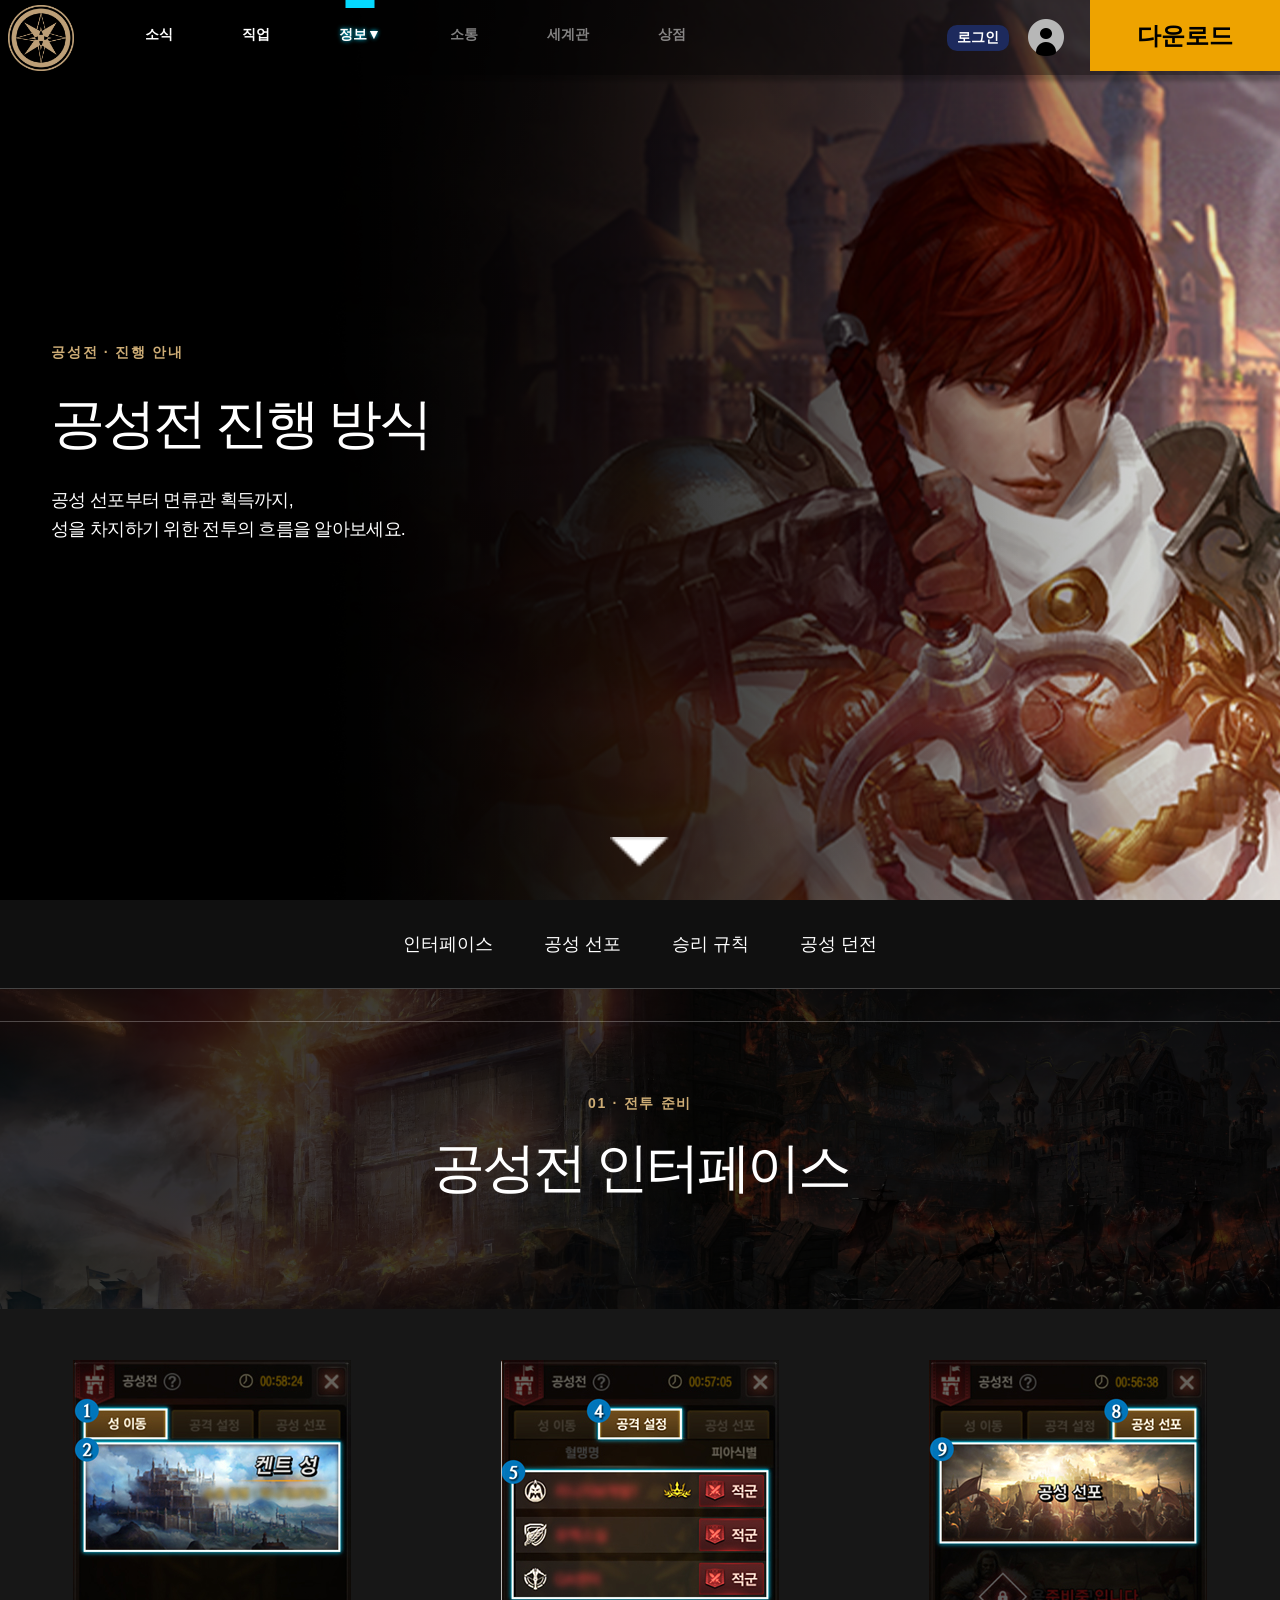
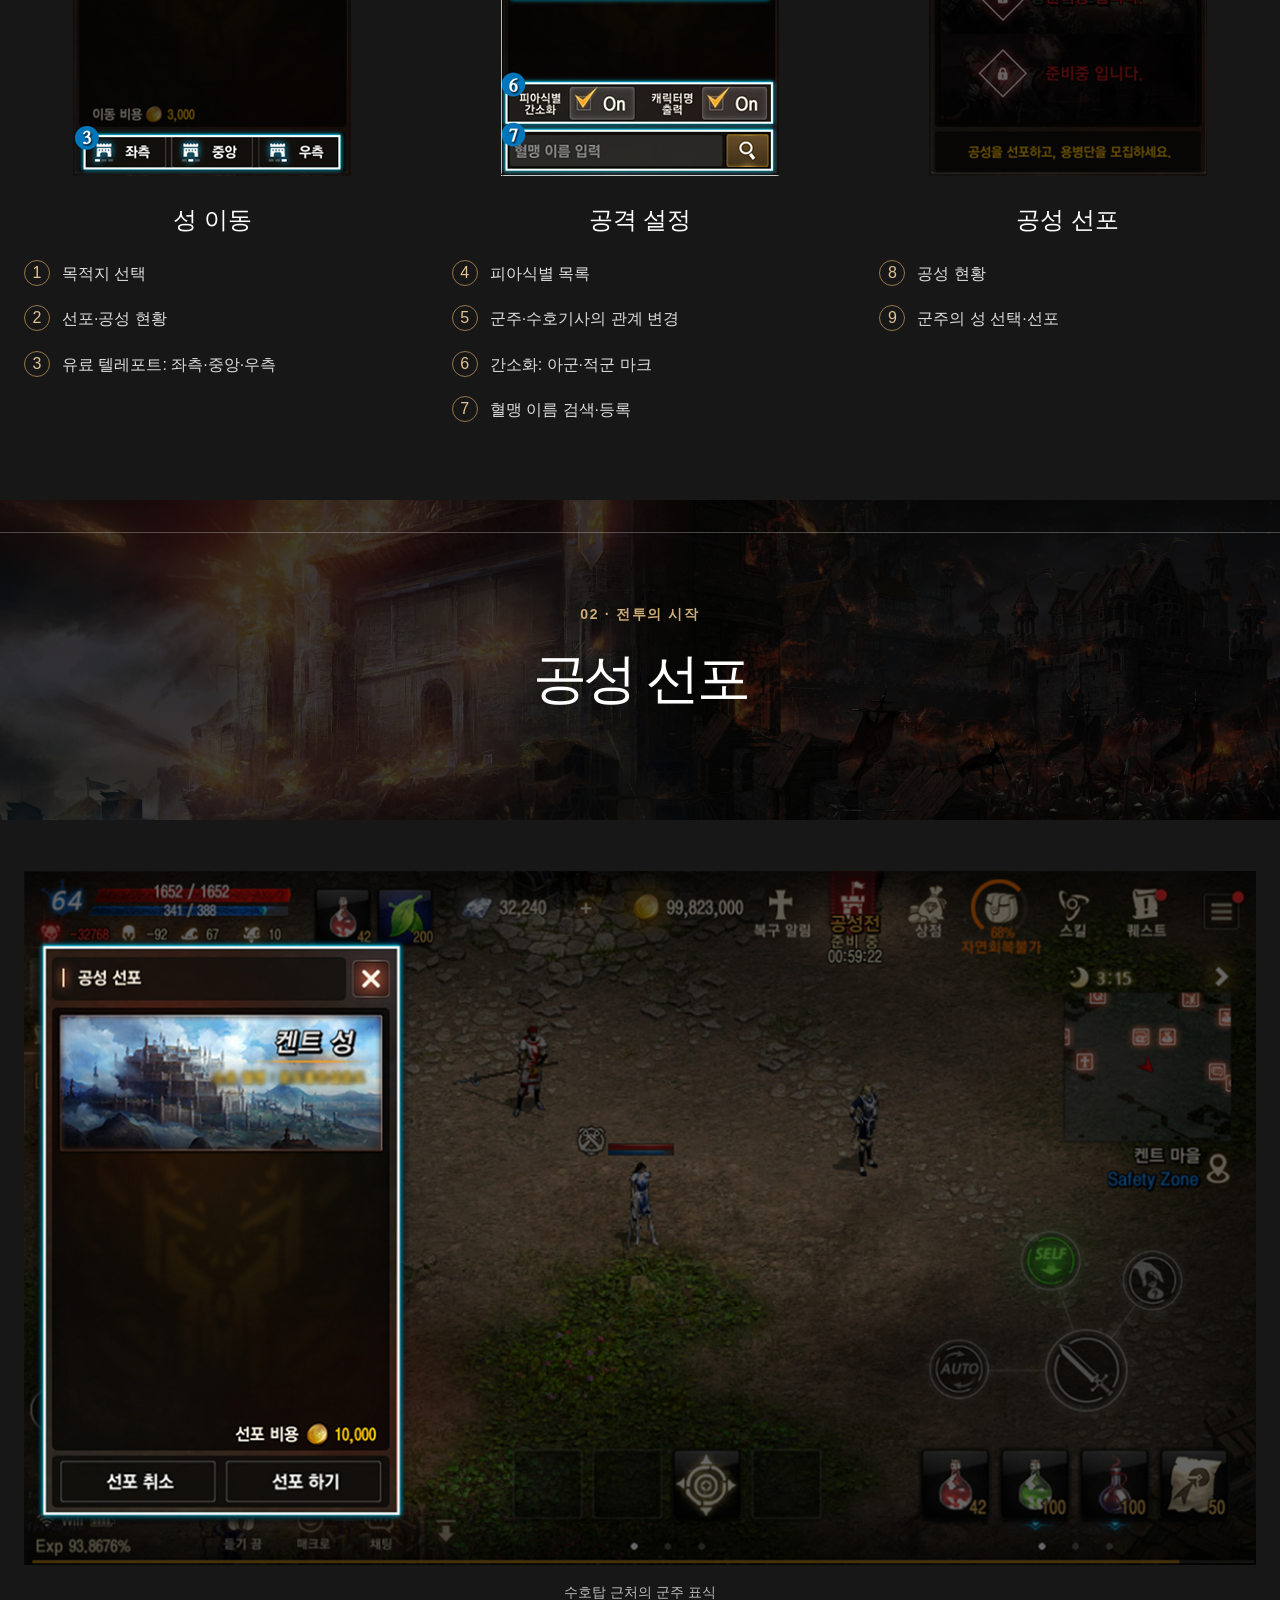
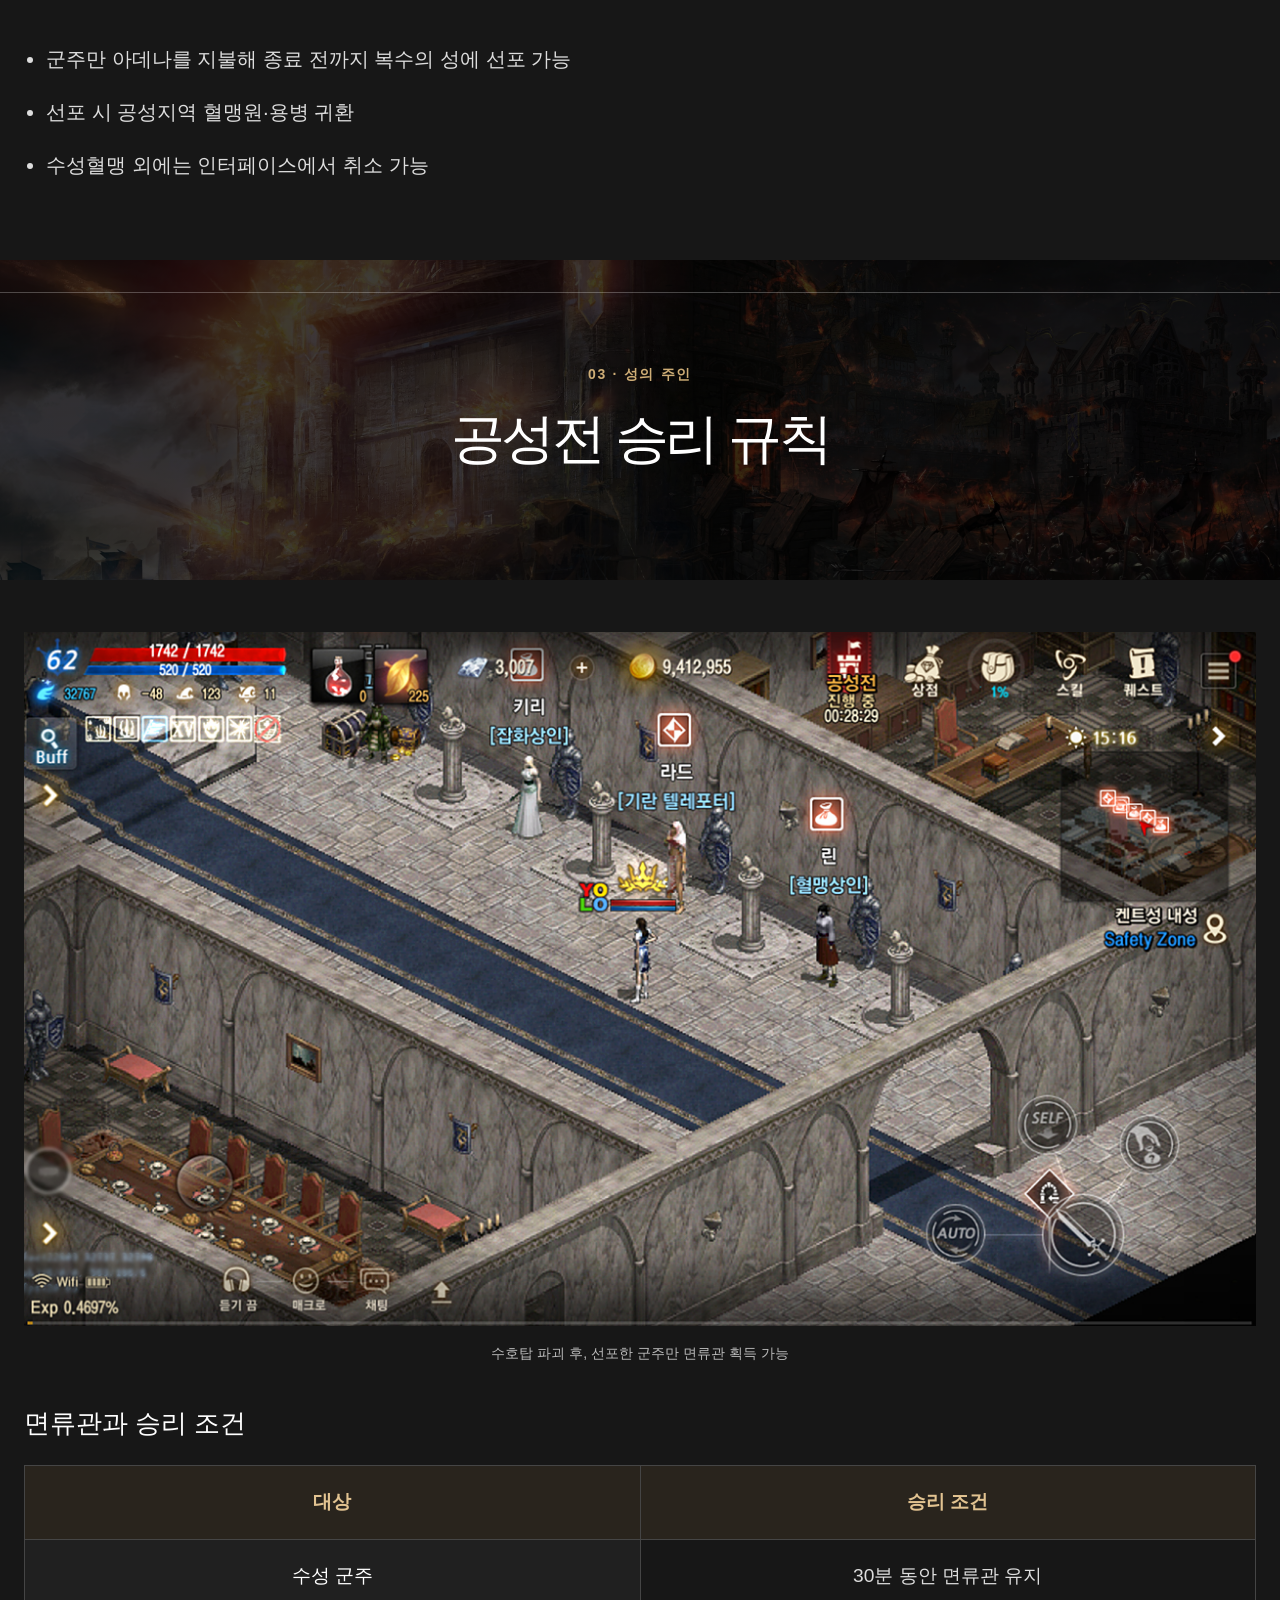
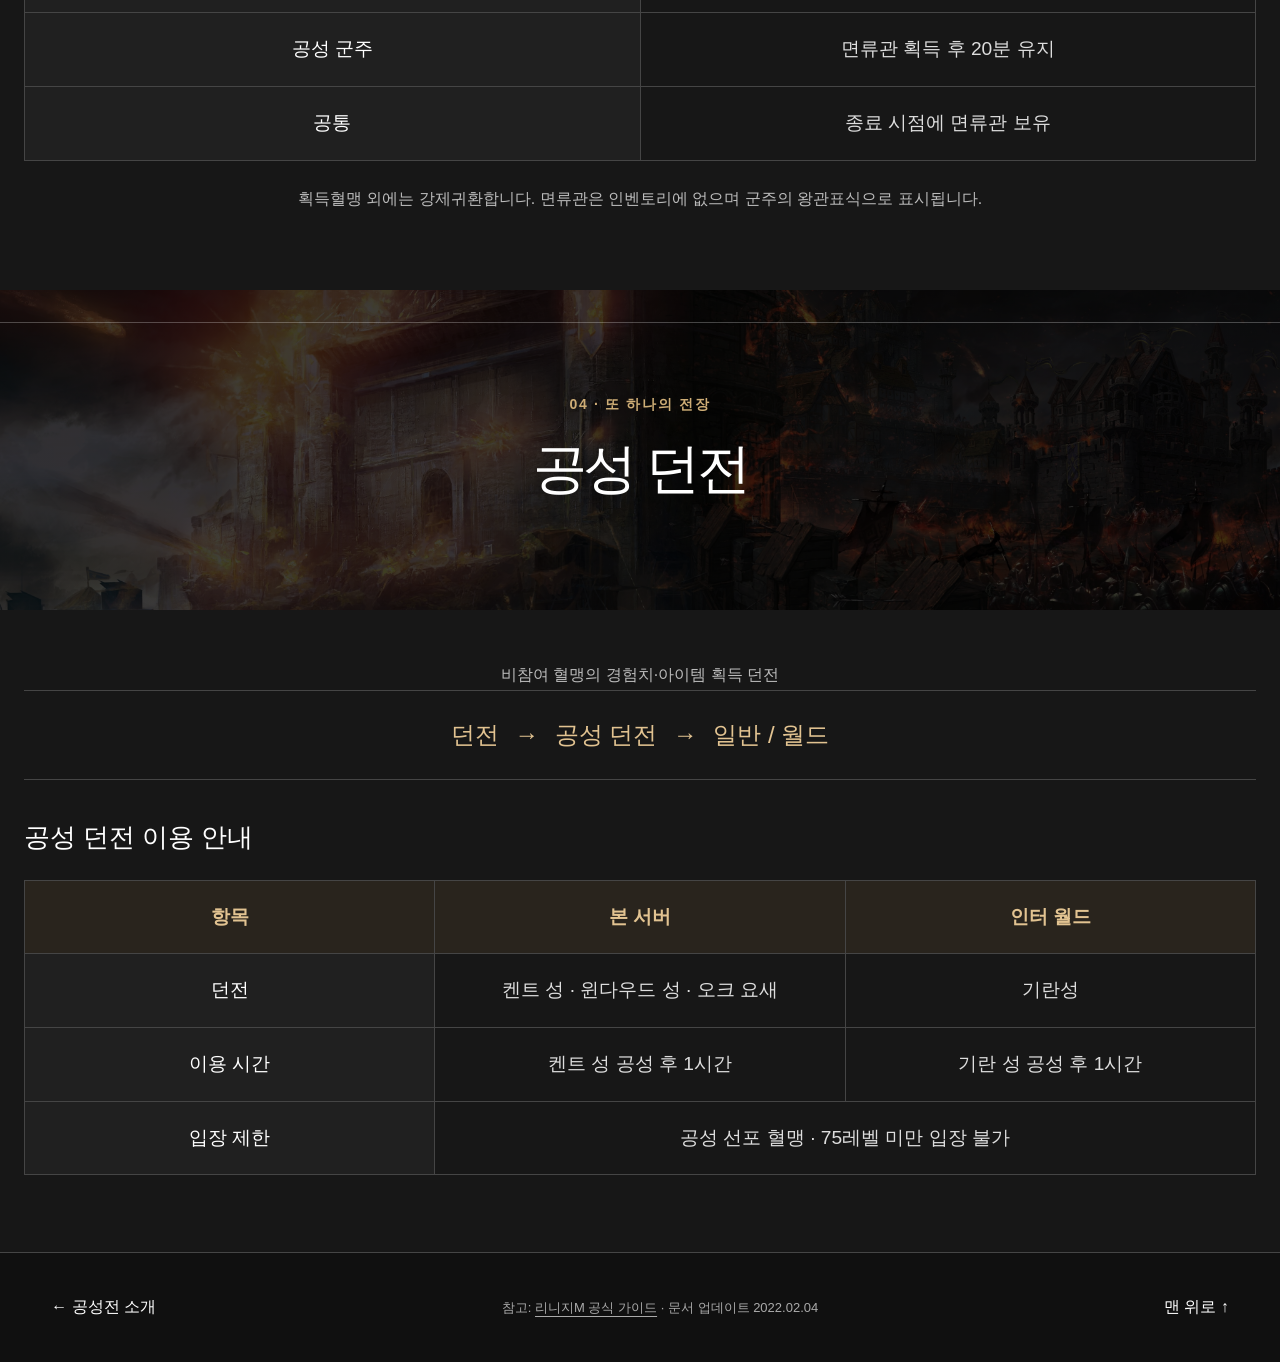
<file: siege/siege-process.html>
<!doctype html>
<html lang="ko" class="siege-document siege-guide-document">
  <head>
    <meta charset="UTF-8" />
    <meta name="viewport" content="width=device-width, initial-scale=1.0" />
    <meta name="description" content="리니지M 공성전의 인터페이스, 공성 선포, 승리 조건과 공성 던전을 안내합니다." />
    <title>리니지 | 공성전 진행 방식</title>
    <link rel="icon" href="../assets/logo.png" />
    <link rel="stylesheet" href="../job/job.css" />
    <link rel="stylesheet" href="siege.css" />
    <link rel="stylesheet" href="siege-process.css" />
    <script src="siege.js" defer></script>
    <link rel="stylesheet" href="../assets/header-navigation.css" />
  </head>
  <body class="siege-page siege-guide-page">
    <a class="skip-link" href="#siege-detail">공성전 진행 안내 바로가기</a>
    <header class="header">
      <a class="logo" href="../index/index.html" aria-label="리니지 홈">
        <img class="logo-image" src="../assets/logo.png" alt="리니지" />
      </a>
      <nav class="navigation" aria-label="주 메뉴">
        <ul class="nav-list">
          <li><a class="nav-link" href="../index/index.html">소식</a></li>
          <li><a class="nav-link" href="../job/job.html">직업</a></li>
          <li class="nav-item-information">
            <button class="nav-link active" type="button" aria-controls="information-menu" aria-label="정보 메뉴 열기">정보▼</button>
            <div class="information-card" id="information-menu">
              <a href="../contents/contents.html" class="information-link">콘텐츠</a>
              <a href="../region/region.html" class="information-link">지역</a>
              <a href="../siege/siege.html" class="information-link">공성전</a>
              <a href="../media/media.html" class="information-link">던전 및 보스</a>
            </div>
          </li>
          <li><span class="nav-link" role="link" aria-disabled="true" title="준비 중" aria-label="소통 (준비 중)">소통</span></li>
          <li><span class="nav-link" role="link" aria-disabled="true" title="준비 중" aria-label="세계관 (준비 중)">세계관</span></li>
          <li><span class="nav-link" role="link" aria-disabled="true" title="준비 중" aria-label="상점 (준비 중)">상점</span></li>
        </ul>
      </nav>
      <div class="header-actions">
        <a class="login-button" href="../login/login.html">로그인</a>
        <img class="profile-image" src="../assets/profile.png" alt="사용자 프로필" />
        <a class="download-button" href="https://lineage.plaync.com/download/index">다운로드</a>
      </div>
    </header>
    <main>
      <section class="siege-screen siege-intro" aria-labelledby="siege-title">
        <div class="siege-canvas">
          <img class="siege-hero" src="../assets/siege-hero.png" alt="" />
          <p class="guide-eyebrow">공성전 · 진행 안내</p>
          <h1 class="siege-title" id="siege-title">공성전 진행 방식</h1>
          <p class="siege-summary">공성 선포부터 면류관 획득까지,<br />성을 차지하기 위한 전투의 흐름을 알아보세요.</p>
          <a class="siege-scroll" href="#siege-detail" aria-label="공성전 진행 안내로 이동">
            <img src="../assets/region-scroll-arrow.png" width="60" height="31" alt="" />
          </a>
        </div>
      </section>

      <div class="guide-detail" id="siege-detail">
        <nav class="guide-topics" aria-label="공성전 진행 방식 목차">
          <a href="#siege-interface">인터페이스</a>
          <a href="#siege-declaration">공성 선포</a>
          <a href="#siege-victory">승리 규칙</a>
          <a href="#siege-dungeon">공성 던전</a>
        </nav>

        <section class="guide-section" id="siege-interface" aria-labelledby="interface-title">
          <div class="guide-section-heading">
            <p class="guide-eyebrow">01 · 전투 준비</p>
            <h2 id="interface-title">공성전 인터페이스</h2>
          </div>
          <div class="guide-content interface-grid">
            <figure class="interface-panel">
              <img src="../assets/siege-interface-move.jpg" width="278" height="416" alt="성 이동 화면의 성 목록과 구역 이동 버튼" loading="lazy" />
              <figcaption>
                <h3>성 이동</h3>
                <ol class="interface-list">
                  <li><span>1</span>목적지 선택</li>
                  <li><span>2</span>선포·공성 현황</li>
                  <li><span>3</span>유료 텔레포트: 좌측·중앙·우측</li>
                </ol>
              </figcaption>
            </figure>
            <figure class="interface-panel">
              <img src="../assets/siege-interface-alliance.jpg" width="278" height="416" alt="공격 설정 화면의 아군 및 적군 혈맹 등록 기능" loading="lazy" />
              <figcaption>
                <h3>공격 설정</h3>
                <ol class="interface-list" start="4">
                  <li><span>4</span>피아식별 목록</li>
                  <li><span>5</span>군주·수호기사의 관계 변경</li>
                  <li><span>6</span>간소화: 아군·적군 마크</li>
                  <li><span>7</span>혈맹 이름 검색·등록</li>
                </ol>
              </figcaption>
            </figure>
            <figure class="interface-panel">
              <img src="../assets/siege-interface-declare.jpg" width="278" height="416" alt="공성 선포 화면의 공성 가능한 성 목록" loading="lazy" />
              <figcaption>
                <h3>공성 선포</h3>
                <ol class="interface-list" start="8">
                  <li><span>8</span>공성 현황</li>
                  <li><span>9</span>군주의 성 선택·선포</li>
                </ol>
              </figcaption>
            </figure>
          </div>
        </section>

        <section class="guide-section" id="siege-declaration" aria-labelledby="declaration-title">
          <div class="guide-section-heading">
            <p class="guide-eyebrow">02 · 전투의 시작</p>
            <h2 id="declaration-title">공성 선포</h2>
          </div>
          <div class="guide-content">
            <figure class="guide-gameplay">
              <img src="../assets/siege-declaration.jpg" width="1260" height="710" alt="공성 선포 후 성으로 진격하는 혈맹과 군주 표식" loading="lazy" />
              <figcaption>수호탑 근처의 군주 표식</figcaption>
            </figure>
            <ul class="guide-rules">
              <li>군주만 아데나를 지불해 종료 전까지 복수의 성에 선포 가능</li>
              <li>선포 시 공성지역 혈맹원·용병 귀환</li>
              <li>수성혈맹 외에는 인터페이스에서 취소 가능</li>
            </ul>
          </div>
        </section>

        <section class="guide-section" id="siege-victory" aria-labelledby="victory-title">
          <div class="guide-section-heading">
            <p class="guide-eyebrow">03 · 성의 주인</p>
            <h2 id="victory-title">공성전 승리 규칙</h2>
          </div>
          <div class="guide-content">
            <figure class="guide-gameplay">
              <img src="../assets/siege-crown.jpg" width="1260" height="710" alt="수호탑 주변에서 면류관을 두고 전투하는 공성전 화면" loading="lazy" />
              <figcaption>수호탑 파괴 후, 선포한 군주만 면류관 획득 가능</figcaption>
            </figure>
            <div class="guide-table-wrap">
              <table class="guide-table">
                <caption>면류관과 승리 조건</caption>
                <thead><tr><th scope="col">대상</th><th scope="col">승리 조건</th></tr></thead>
                <tbody>
                  <tr><th scope="row">수성 군주</th><td>30분 동안 면류관 유지</td></tr>
                  <tr><th scope="row">공성 군주</th><td>면류관 획득 후 20분 유지</td></tr>
                  <tr><th scope="row">공통</th><td>종료 시점에 면류관 보유</td></tr>
                </tbody>
              </table>
            </div>
            <p class="guide-note">획득혈맹 외에는 강제귀환합니다. 면류관은 인벤토리에 없으며 군주의 왕관표식으로 표시됩니다.</p>
          </div>
        </section>

        <section class="guide-section" id="siege-dungeon" aria-labelledby="dungeon-title">
          <div class="guide-section-heading">
            <p class="guide-eyebrow">04 · 또 하나의 전장</p>
            <h2 id="dungeon-title">공성 던전</h2>
          </div>
          <div class="guide-content">
            <p class="guide-note">비참여 혈맹의 경험치·아이템 획득 던전</p>
            <div class="dungeon-route"><span>던전</span><span aria-hidden="true">→</span><span>공성 던전</span><span aria-hidden="true">→</span><span>일반 / 월드</span></div>
            <div class="guide-table-wrap">
              <table class="guide-table dungeon-table">
                <caption>공성 던전 이용 안내</caption>
                <thead><tr><th scope="col">항목</th><th scope="col">본 서버</th><th scope="col">인터 월드</th></tr></thead>
                <tbody>
                  <tr><th scope="row">던전</th><td>켄트 성 · 윈다우드 성 · 오크 요새</td><td>기란성</td></tr>
                  <tr><th scope="row">이용 시간</th><td>켄트 성 공성 후 1시간</td><td>기란 성 공성 후 1시간</td></tr>
                  <tr><th scope="row">입장 제한</th><td colspan="2">공성 선포 혈맹 · 75레벨 미만 입장 불가</td></tr>
                </tbody>
              </table>
            </div>
          </div>
        </section>
        <footer class="guide-footer">
          <a class="guide-back" href="siege.html#siege-detail">← 공성전 소개</a>
          <p>참고: <a href="https://lineagem.plaync.com/guidebook/view?title=%EA%B3%B5%EC%84%B1%EC%A0%84%20%EC%A7%84%ED%96%89%20%EB%B0%A9%EC%8B%9D" target="_blank" rel="noopener noreferrer">리니지M 공식 가이드</a> · 문서 업데이트 2022.02.04</p>
          <a class="guide-back" href="#siege-title">맨 위로 ↑</a>
        </footer>
      </div>
    </main>
  </body>
</html>
</file>
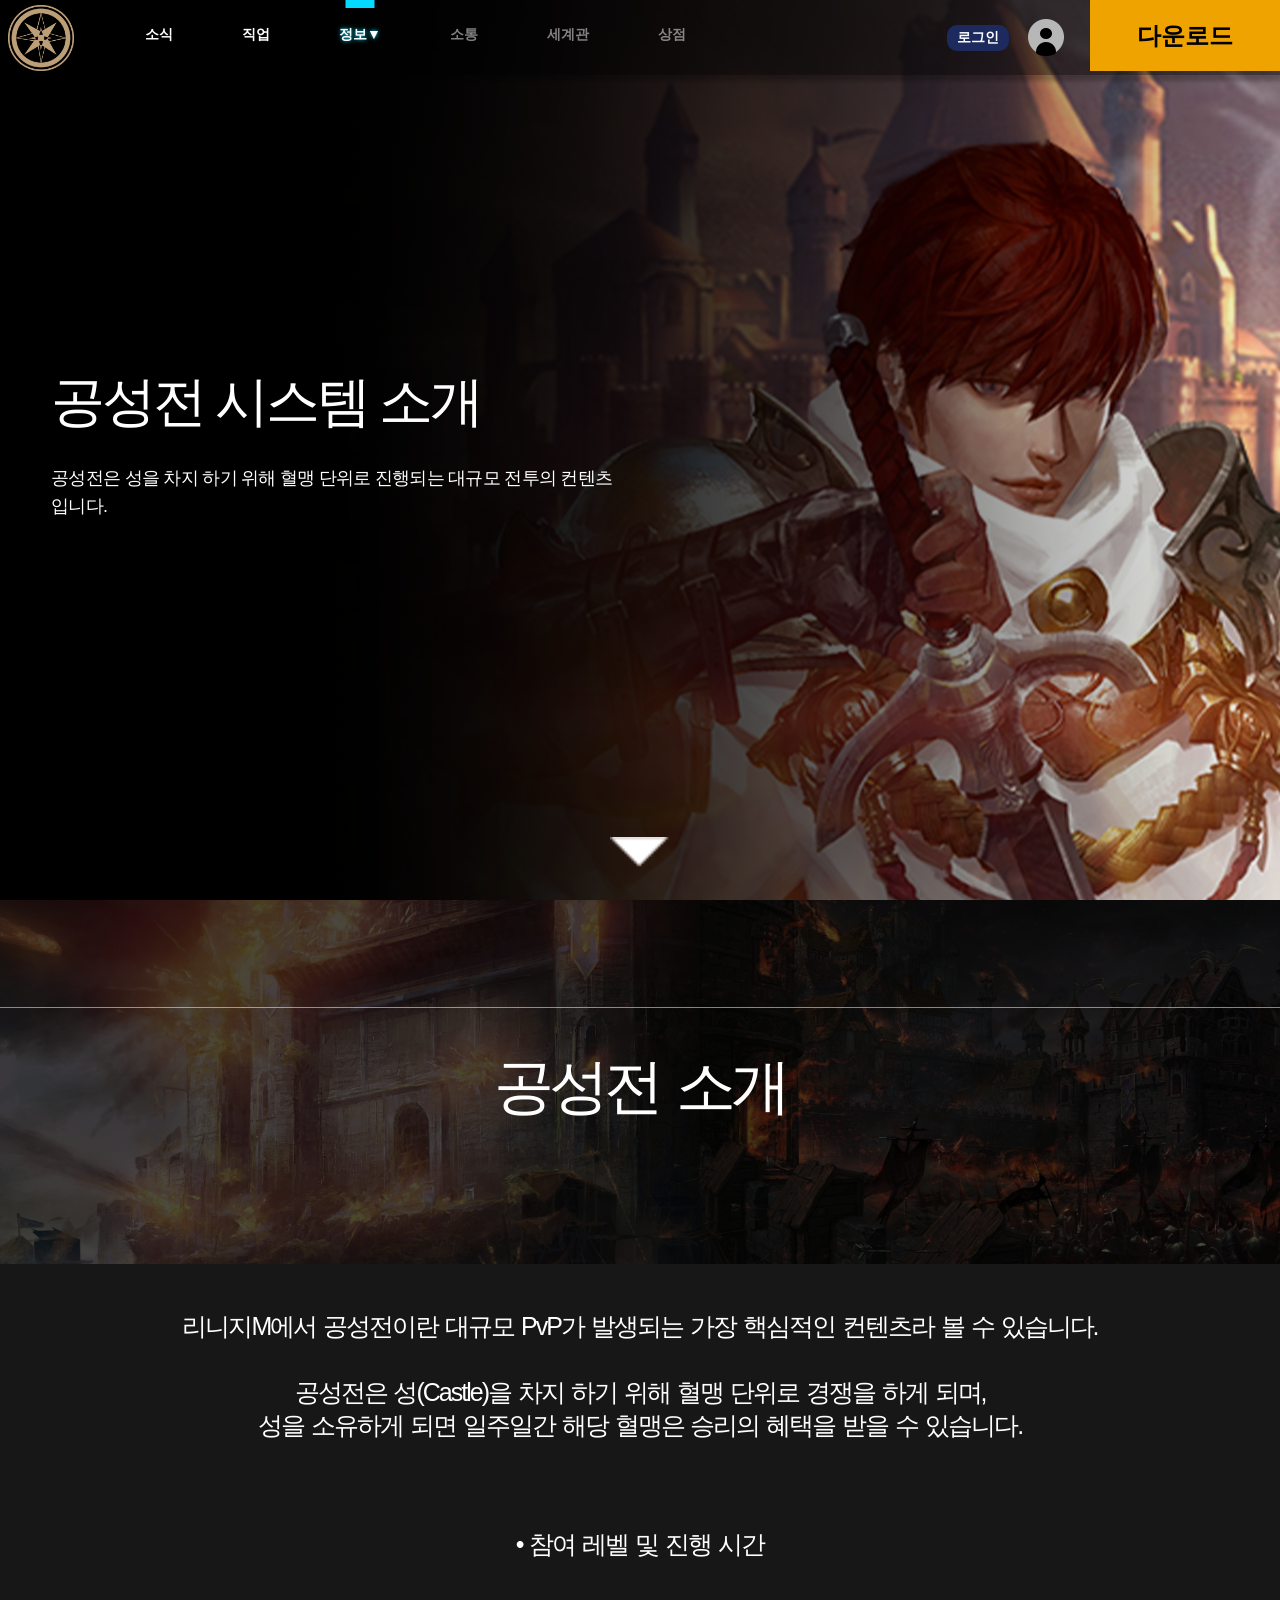
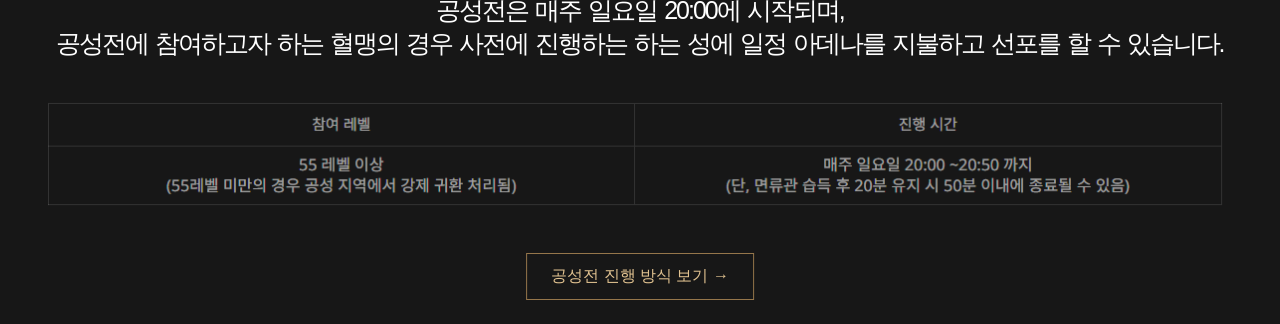
<file: siege/siege.html>
<!doctype html>
<html lang="ko" class="siege-document">
  <head>
    <meta charset="UTF-8" />
    <meta name="viewport" content="width=device-width, initial-scale=1.0" />
    <meta
      name="description"
      content="리니지 공성전 시스템과 참여 방법을 소개합니다."
    />
    <title>리니지 | 공성전</title>
    <link rel="icon" href="../assets/logo.png" />
    <link rel="stylesheet" href="../job/job.css" />
    <link rel="stylesheet" href="siege.css" />
    <script src="siege.js" defer></script>
    <link rel="stylesheet" href="../assets/header-navigation.css" />
  </head>
  <body class="siege-page">
    <a class="skip-link" href="#siege-detail">공성전 소개 바로가기</a>
    <header class="header">
      <a class="logo" href="../index/index.html" aria-label="리니지 홈">
        <img class="logo-image" src="../assets/logo.png" alt="리니지" />
      </a>

      <nav class="navigation" aria-label="주 메뉴">
        <ul class="nav-list">
          <li>
            <a class="nav-link" href="../index/index.html">소식</a>
          </li>
          <li>
            <a class="nav-link" href="../job/job.html">직업</a>
          </li>
          <li class="nav-item-information">
            <button class="nav-link active"
               type="button" aria-controls="information-menu" aria-label="정보 메뉴 열기">정보▼</button>

            <!-- 히든카드 부분 -->

            <div class="information-card" id="information-menu"> 
              <a href="../contents/contents.html" class="information-link"
                >콘텐츠</a
              >
              <a href="../region/region.html" class="information-link">지역</a>
              <a href="../siege/siege.html" class="information-link">공성전</a>
              <a href="../media/media.html" class="information-link">던전 및 보스</a>
            </div>
          </li>
          <li><span class="nav-link" role="link" aria-disabled="true" title="준비 중" aria-label="소통 (준비 중)">소통</span></li>
          <li><span class="nav-link" role="link" aria-disabled="true" title="준비 중" aria-label="세계관 (준비 중)">세계관</span></li>
          <li><span class="nav-link" role="link" aria-disabled="true" title="준비 중" aria-label="상점 (준비 중)">상점</span></li>
        </ul>
      </nav>

      <div class="header-actions">
        <a class="login-button" href="../login/login.html">로그인</a>
        <img
          class="profile-image"
          src="../assets/profile.png"
          alt="사용자 프로필"
        />
        <a
          class="download-button"
          href="https://lineage.plaync.com/download/index"
        >
          다운로드
        </a>
      </div>
    </header>
    <main>
      <section class="siege-screen siege-intro" aria-labelledby="siege-title">
        <div class="siege-canvas">
          <img class="siege-hero" src="../assets/siege-hero.png" alt="" />
          <h1 class="siege-title" id="siege-title">공성전 시스템 소개</h1>
          <p class="siege-summary">
            공성전은 성을 차지 하기 위해 혈맹 단위로 진행되는 대규모 전투의
            컨텐츠 입니다.
          </p>
          <a
            class="siege-scroll"
            href="#siege-detail"
            aria-label="공성전 상세 소개로 이동"
            ><img
              src="../assets/region-scroll-arrow.png"
              width="60"
              height="31"
              alt=""
          /></a>
        </div>
      </section>
      <section
        class="siege-screen siege-detail"
        id="siege-detail"
        aria-labelledby="siege-detail-title"
      >
        <div class="siege-canvas">
          <div class="siege-banner" aria-hidden="true">
            <img src="../assets/siege-banner.jpg" alt="" />
          </div>
          <h2 class="siege-detail-title" id="siege-detail-title">
            공성전 소개
          </h2>
          <p class="siege-description">
            리니지M에서 공성전이란 대규모 PvP가 발생되는 가장 핵심적인 컨텐츠라
            볼 수 있습니다.<br /><br />공성전은 성(Castle)을 차지 하기 위해 혈맹
            단위로 경쟁을 하게 되며,<br />성을 소유하게 되면 일주일간 해당
            혈맹은 승리의 혜택을 받을 수 있습니다.
          </p>
          <div class="siege-participation">
            <p class="siege-participation-copy">
              • 참여 레벨 및 진행 시간<br /><br />공성전은 매주 일요일 20:00에
              시작되며,<br />공성전에 참여하고자 하는 혈맹의 경우 사전에
              진행하는 하는 성에 일정 아데나를 지불하고 선포를 할 수 있습니다.
            </p>
            <img
              class="siege-participation-table"
              src="../assets/siege-participation.png"
              alt="참여 레벨: 55 레벨 이상. 55레벨 미만인 경우 공성 지역에서 강제 귀환 처리됨. 진행 시간: 매주 일요일 20:00~20:50까지. 면류관 습득 후 20분 유지 시 50분 이내에 종료될 수 있음."
              width="1328"
              height="135"
            />
          </div>
          <a class="siege-next" href="siege-process.html"
            >공성전 진행 방식 보기 →</a
          >
        </div>
      </section>
    </main>
  </body>
</html>
</file>
<file: index/index.css>
* {
  box-sizing: border-box;
}

body,
h1,
h2,
p,
ul {
  margin: 0;
}

ul {
  padding: 0;
  list-style: none;
}

button,
a {
  color: inherit;
  font: inherit;
}

a {
  text-decoration: none;
}

button {
  padding: 0;
  border: 0;
}

img {
  display: block;
}

.page {
  min-height: 1024px;
  color: #fff;
  font-family: "IBM Plex Mono", "Malgun Gothic", "맑은 고딕", sans-serif;
  background-color: #101939;
  background-image:
    url("../assets/background.png"), url("../assets/base-background.png");
  background-repeat: no-repeat;
  background-size:
    3840px 2160px,
    1820px 1024px;
  background-position:
    calc(50% + 166px) -136px,
    calc(50% + 161px) top;
}

.skip-link {
  position: absolute;
  top: -60px;
  left: 16px;
  z-index: 10;
  padding: 12px 20px;
  color: #080b1c;
  background: #fff;
}

.skip-link:focus {
  top: 12px;
}

a:focus-visible {
  outline: 2px solid #05d9ff;
  outline-offset: 4px;
}

/* 상단 메뉴 */
.header {
  display: flex;
  align-items: center;
  height: 75px;
  background: rgba(0, 0, 0, 0.48);
  box-shadow: 0 4px 4px 2px rgba(0, 0, 0, 0.24);
}

.logo {
  flex: 0 0 66px;
  margin-left: 8px;
}

.logo-image {
  width: 66px;
  height: 66px;
  object-fit: cover;
}

.navigation {
  margin-left: 71px;
}

.nav-list {
  --nav-index: 0;
  --nav-center: 1em;
  position: relative;
  display: flex;
  gap: 69px;
  font-size: 14px;
}

/* 메뉴 글자 수에 맞춘 너비: 2 + 2 + 3 + 2 + 3 + 2 = 14em */
.nav-list > li {
  flex: 0 0 2em;
}

.nav-list > li:nth-child(3),
.nav-list > li:nth-child(5) {
  flex-basis: 3em;
}

.nav-link {
  position: relative;
  display: block;
  height: 75px;
  padding-top: 25px;
  font-size: 14px;
  font-weight: 600;
  line-height: 18px;
  text-align: center;
  white-space: nowrap;
}
.nav-link {
  cursor: pointer;
  transition: color 0.2s ease;
}
.nav-link:hover {
  color: #80e5ff;
}
.nav-link:active {
  color: #80e5ff;
}
.nav-link:focus-visible {
  outline: 2px solid #80e5ff;
  outline-offset: 4px;
}
.active {
  text-shadow: 0 0 4px #05d9ff;
}
/* 정보히든카드 */
.nav-item-information {
  position: relative;
}

.information-card {
  position: absolute;
  z-index: 10;
  top: 100%;
  left: 50%;
  width: min(170px, calc(100vw - 32px));
  aspect-ratio: 168 / 213;
  background: #181b2a;
  opacity: 0;
  visibility: hidden;
  pointer-events: none;
  transform: translateX(-50%);
  transition:
    opacity 0.2s ease,
    visibility 0.2s ease;
  display: flex;
  flex-direction: column;
}

.information-card img {
  width: 100%;
  height: auto;
}
.information-link {
  display: flex;
  align-items: center;
  flex: 1;
  padding: 0 20px;
  color: #fff;
  font-size: 14px;
  font-weight: 600;
  transition: background-color 0.2s ease;
}

.information-link:hover,
.information-link:focus-visible {
  background-color: #32394f;
}
.nav-item-information:hover .information-card,
.nav-item-information:focus-within .information-card {
  opacity: 1;
  visibility: visible;
  pointer-events: auto;
}

@media (prefers-reduced-motion: reduce) {
  .information-card {
    transition: none;
  }
}

/* 메뉴 사이 간격은 전체 너비에서 글자 영역(14em)을 빼서 계산합니다. */
.nav-list::before {
  position: absolute;
  top: 0;
  left: calc(var(--nav-center) + var(--nav-index) * ((100% - 14em) / 5));
  width: 29px;
  height: 8px;
  background: #05d9ff;
  content: "";
  pointer-events: none;
  transform: translateX(-50%);
  transition: left 0.3s ease;
}

/* 마우스 선택 → 키보드 선택 → 현재 페이지 순서로 장식선 위치를 정합니다.
   첫 번째 메뉴(소식)는 위의 기본값을 사용합니다. */
.nav-list:not(:has(> li:hover, > li:focus-within)):has(> li:nth-child(2) > .nav-link.active),
.nav-list:not(:has(> li:hover)):has(> li:nth-child(2):focus-within),
.nav-list:has(> li:nth-child(2):hover) {
  --nav-index: 1;
  --nav-center: 3em;
}

.nav-list:not(:has(> li:hover, > li:focus-within)):has(> li:nth-child(3) > .nav-link.active),
.nav-list:not(:has(> li:hover)):has(> li:nth-child(3):focus-within),
.nav-list:has(> li:nth-child(3):hover) {
  --nav-index: 2;
  --nav-center: 5.5em;
}

.nav-list:not(:has(> li:hover, > li:focus-within)):has(> li:nth-child(4) > .nav-link.active),
.nav-list:not(:has(> li:hover)):has(> li:nth-child(4):focus-within),
.nav-list:has(> li:nth-child(4):hover) {
  --nav-index: 3;
  --nav-center: 8em;
}

.nav-list:not(:has(> li:hover, > li:focus-within)):has(> li:nth-child(5) > .nav-link.active),
.nav-list:not(:has(> li:hover)):has(> li:nth-child(5):focus-within),
.nav-list:has(> li:nth-child(5):hover) {
  --nav-index: 4;
  --nav-center: 10.5em;
}

.nav-list:not(:has(> li:hover, > li:focus-within)):has(> li:nth-child(6) > .nav-link.active),
.nav-list:not(:has(> li:hover)):has(> li:nth-child(6):focus-within),
.nav-list:has(> li:nth-child(6):hover) {
  --nav-index: 5;
  --nav-center: 13em;
}

@media (prefers-reduced-motion: reduce) {
  .nav-list::before {
    transition: none;
  }
}

.header-actions {
  display: flex;
  align-items: center;
  gap: 19px;
  height: 100%;
  margin-left: auto;
}

.login-button {
  display: flex;
  align-items: center;
  justify-content: center;
  width: 62px;
  height: 26px;
  border-radius: 10px;
  background: #1d2a5d;
  font-size: 14px;
  font-weight: 600;
  cursor: pointer;
  transition: background-color 0.2s ease;
}
.login-button:hover {
  background-color: #9a9bdd;
}
.profile-image {
  width: 36px;
  height: 37px;
  object-fit: cover;
}

.download-button {
  display: flex;
  align-items: center;
  justify-content: center;
  align-self: flex-start;
  width: 190px;
  height: 71px;
  margin-left: 7px;
  color: #000;
  background: #eea300;
  font-size: 24px;
  font-weight: 600;
  cursor: pointer;
  transition: background-color 0.2s ease;
}

.download-button:hover {
  background-color: #d69100;
}

/* 소식 제목 */
.main {
  width: min(1132px, calc(100% - 64px));
  margin: 170px auto 0;
  padding-bottom: 170px;
}

.section-heading {
  display: flex;
  align-items: center;
  justify-content: space-between;
  width: 920px;
  height: 83px;
  margin: 0 0 8px 128px;
}

.heading-line {
  height: 18px;
  object-fit: cover;
}

.heading-line-left {
  width: 260px;
}

.heading-line-right {
  width: 260px;
}

.page-title {
  font-size: 64px;
  font-weight: 700;
  line-height: 83px;
  white-space: nowrap;
}

/* 뉴스 카드 */
.news-card {
  display: grid;
  grid-template-columns: 476px minmax(0, 1fr);
  gap: 19px;
  min-height: 522px;
  padding-right: 46px;
  overflow: hidden;
  border-radius: 20px;
  background: rgba(0, 0, 0, 0.32);
}
.featured {
  --selected-slide: 0%;
  position: relative;
  min-height: 522px;
  overflow: hidden;
}
/* 뉴스카드 이미지 */
.featured-track {
  position: absolute;
  inset: 0;
  display: flex;
  transform: translateX(0);
  /* 5장 × (4초 표시 + 1초 이동) = 한 바퀴 25초 */
  animation: featured-slideshow 25s ease-in-out infinite;
}
@keyframes featured-slideshow {
  0%,
  16% {
    transform: translateX(0);
  }
  20%,
  36% {
    transform: translateX(-100%);
  }
  40%,
  56% {
    transform: translateX(-200%);
  }
  60%,
  76% {
    transform: translateX(-300%);
  }
  80%,
  96% {
    transform: translateX(-400%);
  }
  100% {
    transform: translateX(-500%);
  }
}
/* 숫자를 선택하면 해당 이미지를 표시하고, '자동'을 선택하면 다시 반복합니다. */
.featured:has(#featured-select-2:checked) {
  --selected-slide: -100%;
}
.featured:has(#featured-select-3:checked) {
  --selected-slide: -200%;
}
.featured:has(#featured-select-4:checked) {
  --selected-slide: -300%;
}
.featured:has(#featured-select-5:checked) {
  --selected-slide: -400%;
}
.featured:has(.featured-mode:checked:not(#featured-auto)) .featured-track {
  animation: none;
  transform: translateX(var(--selected-slide));
}
.featured:has(.featured-pause:checked) .featured-track,
.featured:has(:focus-visible) .featured-track {
  animation-play-state: paused;
}
@media (hover: hover) {
  .featured:hover .featured-track {
    animation-play-state: paused;
  }
}
.featured-slide {
  position: relative;
  flex: 0 0 100%;
  min-width: 0;
  height: 100%;
  overflow: hidden;
}
.featured-image {
  position: absolute;
  top: -3px;
  left: -51.07%;
  width: 202%;
  height: calc(100% + 6px);
  object-fit: cover;

  opacity: 1;
  animation: none;
}
.featured-controls {
  position: absolute;
  z-index: 1;
  bottom: 16px;
  left: 50%;
  display: flex;
  align-items: center;
  justify-content: center;
  flex-wrap: wrap;
  gap: 4px;
  width: 240px;
  max-width: calc(100% - 24px);
  padding: 4px;
  border-radius: 12px;
  transform: translateX(-50%);
}
.featured-mode {
  position: absolute;
  width: 1px;
  height: 1px;
  overflow: hidden;
  clip-path: inset(50%);
}
.featured-control {
  display: grid;
  place-items: center;
  flex-shrink: 0;
  width: 32px;
  height: 36px;
  border-radius: 8px;
  color: #fff;
  background: transparent;
  font-size: 13px;
  cursor: pointer;
  transition: background-color 0.2s ease;
}
.featured-control::before {
  content: "○";
}
/*
.featured-control:hover,
.featured-mode:checked + .featured-control {
  background: rgba(255, 255, 255, 0.25);
}*/
.featured-mode:checked + .featured-control::before {
  content: "●";
}
.featured-mode:focus-visible + .featured-control,
.featured-pause:focus-visible {
  outline: 2px solid #80e5ff;
  outline-offset: 1px;
}
.featured-pause-label {
  display: flex;
  align-items: center;
  justify-content: center;
  gap: 6px;
  width: 100%;
  min-height: 28px;
  font-size: 13px;
  cursor: pointer;
}
.featured-pause {
  margin: 0;
  accent-color: #80e5ff;
}
@media (prefers-reduced-motion: reduce) {
  .featured-track {
    animation: none;
  }
  .featured-control {
    transition: none;
  }
}
.news-content {
  min-width: 0;
  padding: 22px 0 23px;
}

.news-heading {
  position: relative;
  margin-left: 5px;
  color: #eea300;
  font-size: 32px;
  font-weight: 400;
  line-height: 42px;
}

.news-heading::after {
  position: absolute;
  bottom: -10px;
  left: -5px;
  width: 86px;
  height: 10px;
  background: #eea300;
  content: "";
}

.news-list {
  margin-top: 9px;
  padding-top: 2px;
  background: url("../assets/news-divider.svg") left top / 100% 2px no-repeat;
}

.news-item {
  display: grid;
  grid-template-columns: minmax(0, 1fr) auto;
  align-items: center;
  gap: 8px;
  min-height: 53px;
  padding: 0 9px;
  background: url("../assets/news-divider.svg") left bottom / 100% 2px no-repeat;
}

.news-item:first-child,
.news-item:nth-child(6) {
  min-height: 54px;
}

.news-text {
  font-size: 16px;
  font-weight: 500;
  line-height: 21px;
  word-break: keep-all;
}

.news-date {
  align-self: end;
  margin-bottom: 11px;
  color: #a1a1a1;
  font-size: 12px;
  font-weight: 500;
  line-height: 16px;
  white-space: nowrap;
}

.more-button {
  display: flex;
  align-items: center;
  gap: 11px;
  height: 30px;
  margin: 21px 0 0 480px;
  background: transparent;
  font-size: 20px;
  line-height: 26px;
  cursor: pointer;
}

.more-icon {
  display: grid;
  place-items: center;
  width: 30px;
  height: 30px;
  border: 2px solid rgba(255, 255, 255, 0.48);
  cursor: pointer;
}

.more-image {
  width: 22px;
  height: 22px;
  object-fit: cover;
  cursor: pointer;
}

@media (max-width: 1200px) {
  .navigation {
    margin-left: 36px;
  }
  .nav-list {
    gap: 32px;
  }
  .header-actions {
    gap: 14px;
  }
  .download-button {
    width: 150px;
    margin-left: 0;
    font-size: 22px;
  }
  .section-heading {
    width: 82%;
    margin-left: 11%;
  }
  .heading-line {
    width: 28%;
    height: auto;
    aspect-ratio: 161 / 11;
  }
  .news-card {
    grid-template-columns: 42% minmax(0, 1fr);
    padding-right: 24px;
  }
  .news-item {
    grid-template-columns: 1fr;
    gap: 4px;
    padding: 12px 8px;
  }
  .news-date {
    justify-self: end;
    margin-bottom: 0;
  }
}

@media (max-width: 800px) {
  .page {
    min-height: 100vh;
  }
  .header {
    flex-wrap: wrap;
    height: auto;
  }
  .logo {
    flex-basis: 52px;
    margin: 6px 0 6px 12px;
  }
  .logo-image {
    width: 52px;
    height: 52px;
  }
  .navigation {
    order: 1;
    width: 100%;
    margin: 0;
    padding: 0 16px;
  }
  .nav-list {
    justify-content: space-between;
    gap: 12px;
  }
  .nav-link {
    height: 52px;
    padding-top: 18px;
  }
  .nav-list::before {
    height: 4px;
  }
  .header-actions {
    gap: 12px;
    height: 64px;
  }
  .profile-image {
    width: 28px;
    height: 29px;
  }
  .download-button {
    width: 112px;
    height: 64px;
    font-size: 18px;
  }
  .main {
    width: calc(100% - 32px);
    margin-top: 56px;
    padding-bottom: 64px;
  }
  .section-heading {
    width: 100%;
    height: 64px;
    margin: 0 0 20px;
  }
  .page-title {
    font-size: 42px;
    line-height: 64px;
  }
  .news-card {
    grid-template-columns: 1fr;
    gap: 0;
    padding-right: 0;
  }
  .featured {
    min-height: 0;
    aspect-ratio: 476 / 522;
  }
  .news-content {
    padding: 22px 20px 24px;
  }
  .news-heading {
    font-size: 28px;
  }
  .news-text {
    overflow-wrap: anywhere;
  }
}
</file>
<file: assets/header-navigation.css>
/* Shared controls for the existing header layouts. */
.header button.nav-link {
  display: flex;
  align-items: flex-start;
  justify-content: center;
  width: 100%;
  padding-inline: 0;
  border: 0;
  background: transparent;
  color: inherit;
  font-family: inherit;
}
.header button.nav-link:hover,
.header button.nav-link:focus-visible {
  color: #80e5ff;
}
.header .nav-link[aria-disabled="true"] {
  opacity: 0.5;
  color: inherit;
  cursor: default;
}
.header .nav-link[aria-disabled="true"]:hover {
  color: inherit;
}
</file>
<file: job.css>
* {
  box-sizing: border-box;
}

html,
body,
h1,
p,
ol,
ul {
  margin: 0;
}

ol,
ul {
  padding: 0;
  list-style: none;
}

a,
button {
  color: inherit;
  font: inherit;
}

a {
  text-decoration: none;
}

button {
  padding: 0;
  border: 0;
}

img {
  display: block;
}

.job-page {
  min-width: 1024px;
  min-height: 100vh;
  overflow-x: hidden;
  color: #ffffff;
  background: #160c08;
  font-family: "IBM Plex Mono", "Malgun Gothic", "맑은 고딕", sans-serif;
}

.skip-link {
  position: fixed;
  top: -60px;
  left: 16px;
  z-index: 100;
  padding: 12px 20px;
  color: #080b1c;
  background: #ffffff;
}

.skip-link:focus {
  top: 12px;
}

a:focus-visible,
button:focus-visible {
  outline: 2px solid #05d9ff;
  outline-offset: 3px;
}

.job-stage {
  position: relative;
  width: 100%;
  min-width: 1024px;
  height: max(100vh, 1024px);
  min-height: 1024px;
  overflow: hidden;
  background-image:
    linear-gradient(rgba(0, 0, 0, 0.06), rgba(0, 0, 0, 0.06)),
    url("assets/job-background.png");
  background-repeat: no-repeat;
  background-position: center top;
  background-size: auto 1024px;
}
/*-----------------------------캐릭터 일러스트-----------------------------------*/
.class-artwork {
  display: none;
  position: absolute;
  z-index: 2;
  top: 75px;
  left: calc(50% - 664px);
  width: 1384px;
  height: 949px;
  object-fit: contain;
  pointer-events: none;
}
.class-artwork-knight {
  left: calc(70% - 664px);
}
.class-artwork-mage {
  left: calc(65% - 664px);
}
/* 선택한 직업의 이미지만 표시합니다. 더미 이미지도 추가하면 같은 규칙이 적용됩니다. */
.job-stage:has(#class-ruler:checked) .class-artwork-ruler,
.job-stage:has(#class-knight:checked) .class-artwork-knight,
.job-stage:has(#class-mage:checked) .class-artwork-mage,
.job-stage:has(#class-elf:checked) .class-artwork-elf,
.job-stage:has(#class-dark-elf:checked) .class-artwork-dark-elf,
.job-stage:has(#class-fighter:checked) .class-artwork-fighter,
.job-stage:has(#class-dark-knight:checked) .class-artwork-dark-knight,
.job-stage:has(#class-holy-knight:checked) .class-artwork-holy-knight {
  display: block;
}

/* -----------------------------헤더 영역------------------------------------ */

.header {
  display: flex;
  align-items: center;
  height: 75px;
  background: rgba(0, 0, 0, 0.48);
  box-shadow: 0 4px 4px 2px rgba(0, 0, 0, 0.24);
}

.logo {
  flex: 0 0 66px;
  margin-left: 8px;
}

.logo-image {
  width: 66px;
  height: 66px;
  object-fit: cover;
}

.navigation {
  margin-left: 71px;
}

.nav-list {
  --nav-index: 0;
  --nav-center: 1em;
  position: relative;
  display: flex;
  gap: 69px;
  font-size: 14px;
}
/*------------------------------상단 선택바----------------------------------*/
/* 메뉴 글자 수에 맞춘 너비: 2 + 2 + 3 + 2 + 3 + 2 = 14em */
.nav-list > li {
  flex: 0 0 2em;
}
/*------------------------------상단 선택바----------------------------------*/
.nav-list > li:nth-child(3),
.nav-list > li:nth-child(5) {
  flex-basis: 3em;
}

.nav-link {
  position: relative;
  display: block;
  height: 75px;
  padding-top: 25px;
  font-size: 14px;
  font-weight: 600;
  line-height: 18px;
  text-align: center;
  white-space: nowrap;
}
.nav-link {
  cursor: pointer;
  transition: color 0.2s ease;
}
.nav-link:hover {
  color: #80e5ff;
}
.nav-link:active {
  color: #80e5ff;
}
.nav-link:focus-visible {
  outline: 2px solid #80e5ff;
  outline-offset: 4px;
}
.active {
  text-shadow: 0 0 4px #05d9ff;
}
/* 정보히든카드 */
.nav-item-information {
  position: relative;
}

.information-card {
  position: absolute;
  z-index: 10;
  top: 100%;
  left: 50%;
  width: min(170px, calc(100vw - 32px));
  aspect-ratio: 168 / 213;
  background: #181b2a;
  opacity: 0;
  visibility: hidden;
  pointer-events: none;
  transform: translateX(-50%);
  transition:
    opacity 0.2s ease,
    visibility 0.2s ease;
  display: flex;
  flex-direction: column;
}

.information-card img {
  width: 100%;
  height: auto;
}
.information-link {
  display: flex;
  align-items: center;
  flex: 1;
  padding: 0 20px;
  color: #fff;
  font-size: 14px;
  font-weight: 600;
  transition: background-color 0.2s ease;
}

.information-link:hover,
.information-link:focus-visible {
  background-color: #32394f;
}
.nav-item-information:hover .information-card,
.nav-item-information:focus-within .information-card {
  opacity: 1;
  visibility: visible;
  pointer-events: auto;
}

@media (prefers-reduced-motion: reduce) {
  .information-card {
    transition: none;
  }
}

/* 메뉴 사이 간격은 전체 너비에서 글자 영역(14em)을 빼서 계산합니다. */
.nav-list::before {
  position: absolute;
  top: 0;
  left: calc(var(--nav-center) + var(--nav-index) * ((100% - 14em) / 5));
  width: 29px;
  height: 8px;
  background: #05d9ff;
  content: "";
  pointer-events: none;
  transform: translateX(-50%);
  transition: left 0.3s ease;
}
/*------------------------------상단 선택바----------------------------------*/
/* 마우스 선택 → 키보드 선택 → 현재 페이지 순서로 장식선 위치를 정합니다.
   첫 번째 메뉴(소식)는 위의 기본값을 사용합니다. */
.nav-list:not(:has(> li:hover, > li:focus-within)):has(
    > li:nth-child(2) > .nav-link.active
  ),
.nav-list:not(:has(> li:hover)):has(> li:nth-child(2):focus-within),
.nav-list:has(> li:nth-child(2):hover) {
  --nav-index: 1;
  --nav-center: 3em;
}

.nav-list:not(:has(> li:hover, > li:focus-within)):has(
    > li:nth-child(3) > .nav-link.active
  ),
.nav-list:not(:has(> li:hover)):has(> li:nth-child(3):focus-within),
.nav-list:has(> li:nth-child(3):hover) {
  --nav-index: 2;
  --nav-center: 5.5em;
}

.nav-list:not(:has(> li:hover, > li:focus-within)):has(
    > li:nth-child(4) > .nav-link.active
  ),
.nav-list:not(:has(> li:hover)):has(> li:nth-child(4):focus-within),
.nav-list:has(> li:nth-child(4):hover) {
  --nav-index: 3;
  --nav-center: 8em;
}

.nav-list:not(:has(> li:hover, > li:focus-within)):has(
    > li:nth-child(5) > .nav-link.active
  ),
.nav-list:not(:has(> li:hover)):has(> li:nth-child(5):focus-within),
.nav-list:has(> li:nth-child(5):hover) {
  --nav-index: 4;
  --nav-center: 10.5em;
}

.nav-list:not(:has(> li:hover, > li:focus-within)):has(
    > li:nth-child(6) > .nav-link.active
  ),
.nav-list:not(:has(> li:hover)):has(> li:nth-child(6):focus-within),
.nav-list:has(> li:nth-child(6):hover) {
  --nav-index: 5;
  --nav-center: 13em;
}
/*------------------------------상단 선택바----------------------------------*/

@media (prefers-reduced-motion: reduce) {
  .nav-list::before {
    transition: none;
  }
}

.header-actions {
  display: flex;
  align-items: center;
  gap: 19px;
  height: 100%;
  margin-left: auto;
}

.login-button {
  display: flex;
  align-items: center;
  justify-content: center;
  width: 62px;
  height: 26px;
  border-radius: 10px;
  background: #1d2a5d;
  font-size: 14px;
  font-weight: 600;
  cursor: pointer;
  transition: background-color 0.2s ease;
}
.login-button:hover {
  background-color: #9a9bdd;
}
.profile-image {
  width: 36px;
  height: 37px;
  object-fit: cover;
}

.download-button {
  display: flex;
  align-items: center;
  justify-content: center;
  align-self: flex-start;
  width: 190px;
  height: 71px;
  margin-left: 7px;
  color: #000;
  background: #eea300;
  font-size: 24px;
  font-weight: 600;
  cursor: pointer;
  transition: background-color 0.2s ease;
}

.download-button:hover {
  background-color: #d69100;
}
/* -----------------------------헤더 영역------------------------------------ */

/*------------------------------직업 목록------------------------------------*/
.class-content {
  position: relative;
  z-index: 5;
  width: 100%;
  height: 1024px;
}

.class-navigation {
  position: absolute;
  top: 0;
  left: 0;
  width: 320px;
  height: 1024px;
}

.class-timeline {
  position: absolute;
  top: 75px;
  left: 59px;
  width: 3px;
  height: 949px;
}

.class-list {
  --selected-index: 0;
  --class-height: 47px;
  --class-gap: 50px;
  position: absolute;
  z-index: 7;
  top: 202px;
  left: 32px;
  width: 253px;
}

/* 선택된 버튼에 맞춰 하나의 배경 박스를 이동. */
/* 직업선택 모션 */
.class-list::before {
  position: absolute;
  top: 0;
  left: 0;
  width: 100%;
  height: var(--class-height);
  background: url("assets/job-selection.png") left top / 100% 100% no-repeat;
  content: "";
  pointer-events: none;
  transform: translateY(
    calc(var(--selected-index) * (var(--class-height) + var(--class-gap)))
  );
  transition: transform 0.3s ease;
}

.class-list:has(#class-knight:checked) {
  --selected-index: 1;
}

.class-list:has(#class-mage:checked) {
  --selected-index: 2;
}

.class-list:has(#class-elf:checked) {
  --selected-index: 3;
}

.class-list:has(#class-dark-elf:checked) {
  --selected-index: 4;
}

.class-list:has(#class-fighter:checked) {
  --selected-index: 5;
}

.class-list:has(#class-dark-knight:checked) {
  --selected-index: 6;
}

.class-list:has(#class-holy-knight:checked) {
  --selected-index: 7;
}

.class-item {
  position: relative;
  height: var(--class-height);
  margin-bottom: var(--class-gap);
  font-size: 24px;
  font-weight: 500;
  line-height: 31px;
  white-space: nowrap;
}

.class-item:last-child {
  margin-bottom: 0;
}

/* 화면에서는 숨기되 선택할 수 있게 유지. */
.class-choice {
  position: absolute;
  width: 1px;
  height: 1px;
  margin: 0;
  padding: 0;
  overflow: hidden;
  clip-path: inset(50%);
  white-space: nowrap;
}

.class-link {
  position: relative;
  display: flex;
  align-items: center;
  width: 100%;
  height: 100%;
  padding-left: 51px;
  cursor: pointer;
  transition:
    color 0.2s ease,
    text-shadow 0.2s ease;
}

.class-link:hover,
.class-choice:checked + .class-link {
  color: #80e5ff;
  text-shadow: 0 0 6px rgba(5, 217, 255, 0.6);
}

.class-choice:focus-visible + .class-link {
  outline: 2px solid #80e5ff;
  outline-offset: 3px;
}

.class-mark {
  position: absolute;
  top: 50%;
  left: 14px;
  width: 9px;
  height: 9px;
  background: currentColor;
  transform: translateY(-50%) rotate(45deg);
}

.class-choice:checked + .class-link .class-mark {
  left: 9px;
  width: 19px;
  height: 19px;
  border: 3px solid #ffffff;
  background: transparent;
  box-shadow: 0 0 4px #05d9ff;
}

.class-choice:checked + .class-link .class-mark::after {
  position: absolute;
  top: 4px;
  left: 4px;
  width: 6px;
  height: 6px;
  background: #ffffff;
  box-shadow: inset 0 0 2px #05d9ff;
  content: "";
}

@media (prefers-reduced-motion: reduce) {
  .class-list::before,
  .class-link {
    transition: none;
  }
}
/*------------------------------직업 목록------------------------------------*/

/* 직업 소개: 기사와 마법사는 선택한 문구를, 나머지는 기존 문구를 표시합니다. */
.class-copy-knight,
.class-copy-mage {
  display: none;
}

.class-content:has(#class-knight:checked, #class-mage:checked)
  .class-copy-ruler {
  display: none;
}

.class-content:has(#class-knight:checked) .class-copy-knight,
.class-content:has(#class-mage:checked) .class-copy-mage {
  display: inline;
}

.class-introduction {
  position: absolute;
  z-index: 6;
  top: 362px;
  left: 233px;
  width: 525px;
}

.introduction-heading {
  position: relative;
  width: 390px;
  height: 48px;
  background: #bd9f77;
}

.introduction-heading::before {
  position: absolute;
  top: -5px;
  left: -5px;
  width: 20px;
  height: 11px;
  background: url("assets/job-title-corner.svg") center / 20px 11px no-repeat;
  content: "";
  transform: rotate(-48deg);
}

.heading-diamond,
.panel-diamond {
  position: absolute;
  border: 2px solid;
  transform: rotate(45deg);
}

.heading-diamond {
  top: 14px;
  left: 40px;
  width: 17px;
  height: 17px;
  border-color: #2e2d40;
}

.heading-diamond::after {
  position: absolute;
  top: 3px;
  left: 3px;
  width: 7px;
  height: 7px;
  background: #2e2d40;
  content: "";
}

.class-title {
  position: absolute;
  top: 8px;
  left: 84px;
  color: rgba(11, 16, 50, 0.8);
  font-size: 24px;
  font-weight: 500;
  line-height: 31px;
  white-space: nowrap;
}

.heading-arrow {
  position: absolute;
  top: 0;
  right: 0;
  width: 46px;
  height: 48px;
  cursor: pointer;
}
.heading-arrow:hover {
  filter: brightness(0.6);
}
.introduction-panel {
  position: relative;
  width: 525px;
  height: 159px;
  margin-top: 16px;
  border: 4px solid rgba(255, 255, 255, 0.4);
  background: rgba(33, 33, 33, 0.5);
}

.panel-diamond {
  top: 14px;
  left: 12px;
  width: 17px;
  height: 17px;
  border-color: #ffffff;
}

.panel-diamond::after {
  position: absolute;
  top: 3px;
  left: 3px;
  width: 7px;
  height: 7px;
  background: #ffffff;
  content: "";
}

.class-description {
  position: absolute;
  top: 10px;
  left: 48px;
  font-size: 16px;
  font-weight: 500;
  line-height: 21px;
  white-space: nowrap;
}

@media (max-width: 1200px) {
  .navigation {
    left: 100px;
  }

  .nav-item {
    margin-right: 34px;
  }

  .header-actions {
    width: 280px;
  }

  .login-button {
    right: 218px;
  }

  .profile-image {
    right: 168px;
  }

  .download-button {
    width: 145px;
    font-size: 20px;
  }
}

@media (max-height: 900px) and (min-width: 1024px) {
  .job-stage {
    height: 1024px;
  }
}
</file>
<file: login.css>
* {
  box-sizing: border-box;
}

html,
body,
h1,
p,
ol,
ul {
  margin: 0;
}

ol,
ul {
  padding: 0;
  list-style: none;
}

a,
button {
  color: inherit;
  font: inherit;
}

a {
  text-decoration: none;
}

button {
  padding: 0;
  border: 0;
}

img {
  display: block;
}

/* -----------------------------헤더 영역------------------------------------ */

.header {
  display: flex;
  align-items: center;
  height: 75px;
  background: rgba(0, 0, 0, 0.48);
  box-shadow: 0 4px 4px 2px rgba(0, 0, 0, 0.24);
}

.logo {
  flex: 0 0 66px;
  margin-left: 8px;
}

.logo-image {
  width: 66px;
  height: 66px;
  object-fit: cover;
}

.navigation {
  margin-left: 71px;
}

.nav-list {
  --nav-index: 0;
  --nav-center: 1em;
  position: relative;
  display: flex;
  gap: 69px;
  font-size: 14px;
}
/*------------------------------상단 선택바----------------------------------*/
/* 메뉴 글자 수에 맞춘 너비: 2 + 2 + 3 + 2 + 3 + 2 = 14em */
.nav-list > li {
  flex: 0 0 2em;
}
.nav-list > li:nth-child(3),
.nav-list > li:nth-child(5) {
  flex-basis: 3em;
}

.nav-link {
  position: relative;
  display: block;
  height: 75px;
  padding-top: 25px;
  font-size: 14px;
  font-weight: 600;
  line-height: 18px;
  text-align: center;
  white-space: nowrap;
}
.nav-link {
  cursor: pointer;
  transition: color 0.2s ease;
}
.nav-link:hover {
  color: #80e5ff;
}
.nav-link:active {
  color: #80e5ff;
}
.nav-link:focus-visible {
  outline: 2px solid #80e5ff;
  outline-offset: 4px;
}
.active {
  text-shadow: 0 0 4px #05d9ff;
}
/* 정보히든카드 */
.nav-item-information {
  position: relative;
}

.information-card {
  position: absolute;
  z-index: 10;
  top: 100%;
  left: 50%;
  width: min(170px, calc(100vw - 32px));
  aspect-ratio: 168 / 213;
  background: #181b2a;
  opacity: 0;
  visibility: hidden;
  pointer-events: none;
  transform: translateX(-50%);
  transition:
    opacity 0.2s ease,
    visibility 0.2s ease;
  display: flex;
  flex-direction: column;
}

.information-card img {
  width: 100%;
  height: auto;
}
.information-link {
  display: flex;
  align-items: center;
  flex: 1;
  padding: 0 20px;
  color: #fff;
  font-size: 14px;
  font-weight: 600;
  transition: background-color 0.2s ease;
}

.information-link:hover,
.information-link:focus-visible {
  background-color: #32394f;
}
.nav-item-information:hover .information-card,
.nav-item-information:focus-within .information-card {
  opacity: 1;
  visibility: visible;
  pointer-events: auto;
}

@media (prefers-reduced-motion: reduce) {
  .information-card {
    transition: none;
  }
}
/*------------------------------상단 선택바----------------------------------*/

/* 메뉴 사이 간격은 전체 너비에서 글자 영역(14em)을 빼서 계산합니다. */
.nav-list::before {
  position: absolute;
  top: 0;
  left: calc(var(--nav-center) + var(--nav-index) * ((100% - 14em) / 5));
  width: 29px;
  height: 8px;
  background: #05d9ff;
  content: "";
  pointer-events: none;
  transform: translateX(-50%);
  transition: left 0.3s ease;
}
/*------------------------------상단 선택바----------------------------------*/
/* 마우스 선택 → 키보드 선택 → 현재 페이지 순서로 장식선 위치를 정합니다.
   첫 번째 메뉴(소식)는 위의 기본값을 사용합니다. */
.nav-list:not(:has(> li:hover, > li:focus-within)):has(
    > li:nth-child(2) > .nav-link.active
  ),
.nav-list:not(:has(> li:hover)):has(> li:nth-child(2):focus-within),
.nav-list:has(> li:nth-child(2):hover) {
  --nav-index: 1;
  --nav-center: 3em;
}

.nav-list:not(:has(> li:hover, > li:focus-within)):has(
    > li:nth-child(3) > .nav-link.active
  ),
.nav-list:not(:has(> li:hover)):has(> li:nth-child(3):focus-within),
.nav-list:has(> li:nth-child(3):hover) {
  --nav-index: 2;
  --nav-center: 5.5em;
}

.nav-list:not(:has(> li:hover, > li:focus-within)):has(
    > li:nth-child(4) > .nav-link.active
  ),
.nav-list:not(:has(> li:hover)):has(> li:nth-child(4):focus-within),
.nav-list:has(> li:nth-child(4):hover) {
  --nav-index: 3;
  --nav-center: 8em;
}

.nav-list:not(:has(> li:hover, > li:focus-within)):has(
    > li:nth-child(5) > .nav-link.active
  ),
.nav-list:not(:has(> li:hover)):has(> li:nth-child(5):focus-within),
.nav-list:has(> li:nth-child(5):hover) {
  --nav-index: 4;
  --nav-center: 10.5em;
}

.nav-list:not(:has(> li:hover, > li:focus-within)):has(
    > li:nth-child(6) > .nav-link.active
  ),
.nav-list:not(:has(> li:hover)):has(> li:nth-child(6):focus-within),
.nav-list:has(> li:nth-child(6):hover) {
  --nav-index: 5;
  --nav-center: 13em;
}
/*------------------------------상단 선택바----------------------------------*/

@media (prefers-reduced-motion: reduce) {
  .nav-list::before {
    transition: none;
  }
}

.header-actions {
  display: flex;
  align-items: center;
  gap: 19px;
  height: 100%;
  margin-left: auto;
}

.login-button {
  display: flex;
  align-items: center;
  justify-content: center;
  width: 62px;
  height: 26px;
  border-radius: 10px;
  background: #1d2a5d;
  font-size: 14px;
  font-weight: 600;
  cursor: pointer;
  transition: background-color 0.2s ease;
}
.login-button:hover {
  background-color: #9a9bdd;
}
.profile-image {
  width: 36px;
  height: 37px;
  object-fit: cover;
}

.download-button {
  display: flex;
  align-items: center;
  justify-content: center;
  align-self: flex-start;
  width: 190px;
  height: 71px;
  margin-left: 7px;
  color: #000;
  background: #eea300;
  font-size: 24px;
  font-weight: 600;
  cursor: pointer;
  transition: background-color 0.2s ease;
}

.download-button:hover {
  background-color: #d69100;
}

/* -----------------------------헤더 영역------------------------------------ */

.login-page {
  min-width: 1024px;
  min-height: 100vh;
  color: #fff;
  background: #17202a;
  font-family: "IBM Plex Mono", "Malgun Gothic", "맑은 고딕", sans-serif;
}

.skip-link {
  position: fixed;
  top: -60px;
  left: 16px;
  z-index: 100;
  padding: 12px 20px;
  color: #080b1c;
  background: #fff;
}

.skip-link:focus {
  top: 12px;
}

a:focus-visible,
button:focus-visible,
input:focus-visible {
  outline: 2px solid #05d9ff;
  outline-offset: 3px;
}

.login-stage {
  position: relative;
  min-height: max(100vh, 1024px);
  overflow: hidden;
  isolation: isolate;
}

.login-stage::before {
  position: absolute;
  z-index: -1;
  inset: -12px;
  background: url("assets/news-feature(2).jpg") center center / cover no-repeat;
  filter: blur(9px);
  content: "";
}

.login-stage::after {
  position: absolute;
  z-index: -1;
  inset: 0;
  background: rgba(19, 28, 40, 0.08);
  content: "";
}

.login-main {
  display: flex;
  justify-content: center;
  min-height: calc(max(100vh, 1024px) - 75px);
  padding: 117px 24px 90px;
}
/*------------------------------로그인 카드----------------------------------*/

.login-card {
  display: flex;
  flex-direction: column;
  align-items: center;
  width: 543px;
  height: 637px;
  flex: none;
  padding: 29px 48px 31px;
  border-radius: 24px;
  color: #101010;
  background: #fff;
  box-shadow: 0 18px 40px rgba(0, 0, 0, 0.13);
}

.nc-logo {
  display: block;
  width: 90px;
  height: 63px;
  object-fit: contain;
  object-position: center 5px;
}

.login-card h1 {
  margin-top: 34px;
  font-size: 24px;
  font-weight: 800;
  line-height: 1.3;
}

.login-fields {
  width: 390px;
  margin-top: 37px;
}

.login-fields input {
  display: block;
  width: 100%;
  height: 54px;
  padding: 0 15px;
  border: 1.5px solid #2d5574;
  border-radius: 13px;
  outline: none;
  background: #e7e7e7;
  color: #1a2533;
  font:
    18px "Malgun Gothic",
    sans-serif;
}

.login-fields input::placeholder {
  color: #929292;
}
.login-fields input:placeholder-shown {
  border-color: #e15c67;
}

.field-error {
  margin: 6px 8px 8px;
  color: #db4e5e;
  font-size: 11px;
  line-height: 1.3;
}

.login-fields input:not(:placeholder-shown) + .field-error {
  visibility: hidden;
}

.submit-button {
  width: 390px;
  height: 54px;
  flex: none;
  margin-top: 10px;
  border-radius: 12px;
  color: #fff;
  background: #051b31;
  font-size: 18px;
  font-weight: 700;
  cursor: pointer;
}
/*------------------------------로그인버튼 반응----------------------------------*/
.submit-button:hover:not(:disabled) {
  background: #143b60;
}

.submit-button:disabled {
  background: #767676;
  cursor: not-allowed;
}
/*------------------------------회원가입,찾기----------------------------------*/
.account-links {
  display: flex;
  justify-content: space-between;
  width: 410px;
  margin-top: 9px;
  color: #607286;
  font-size: 12px;
}

.account-links a:hover {
  text-decoration: underline;
}

/*------------------------------소셜 로그인----------------------------------*/
.social-heading {
  display: flex;
  align-items: center;
  gap: 24px;
  width: 460px;
  margin-top: 49px;
  color: #8a8a8a;
  font-size: 13px;
  white-space: nowrap;
}

.social-heading::before,
.social-heading::after {
  height: 1px;
  flex: 1;
  background: #a6a6a6;
  content: "";
}

.social-list {
  display: flex;
  justify-content: space-between;
  align-items: center;
  width: 360px;
  margin-top: 26px;
}

.social-icon {
  display: flex;
  align-items: center;
  justify-content: center;
  width: 57px;
  height: 57px;
  flex: none;
}

.social-icon img {
  width: 100%;
  height: 100%;
  object-fit: contain;
}

.visually-hidden {
  position: absolute;
  width: 1px;
  height: 1px;
  overflow: hidden;
  clip: rect(0, 0, 0, 0);
  white-space: nowrap;
}
/*------------------------------로그인 카드----------------------------------*/
</file>
<file: job/job.css>
* {
  box-sizing: border-box;
}

html,
body,
h1,
p,
ol,
ul {
  margin: 0;
}

ol,
ul {
  padding: 0;
  list-style: none;
}

a,
button {
  color: inherit;
  font: inherit;
}

a {
  text-decoration: none;
}

button {
  padding: 0;
  border: 0;
}

img {
  display: block;
}

.job-page {
  min-width: 1024px;
  min-height: 100vh;
  overflow-x: hidden;
  color: #ffffff;
  background: #160c08;
  font-family: "IBM Plex Mono", "Malgun Gothic", "맑은 고딕", sans-serif;
}

.skip-link {
  position: fixed;
  top: -60px;
  left: 16px;
  z-index: 100;
  padding: 12px 20px;
  color: #080b1c;
  background: #ffffff;
}

.skip-link:focus {
  top: 12px;
}

a:focus-visible,
button:focus-visible {
  outline: 2px solid #05d9ff;
  outline-offset: 3px;
}

.job-stage {
  position: relative;
  width: 100%;
  min-width: 1024px;
  height: max(100vh, 1024px);
  min-height: 1024px;
  overflow: hidden;
  background-image:
    linear-gradient(rgba(0, 0, 0, 0.06), rgba(0, 0, 0, 0.06)),
    url("../assets/job-background.png");
  background-repeat: no-repeat;
  background-position: center top;
  background-size: auto 1024px;
}
/*-----------------------------캐릭터 일러스트-----------------------------------*/
.class-artwork {
  display: none;
  position: absolute;
  z-index: 2;
  top: 75px;
  left: calc(50% - 664px);
  width: 1384px;
  height: 949px;
  object-fit: contain;
  pointer-events: none;
}
.class-artwork-knight {
  left: calc(70% - 664px);
}
.class-artwork-mage {
  left: calc(65% - 664px);
}
/* 선택한 직업의 이미지만 표시합니다. 더미 이미지도 추가하면 같은 규칙이 적용됩니다. */
.job-stage:has(#class-ruler:checked) .class-artwork-ruler,
.job-stage:has(#class-knight:checked) .class-artwork-knight,
.job-stage:has(#class-mage:checked) .class-artwork-mage,
.job-stage:has(#class-elf:checked) .class-artwork-elf,
.job-stage:has(#class-dark-elf:checked) .class-artwork-dark-elf,
.job-stage:has(#class-fighter:checked) .class-artwork-fighter,
.job-stage:has(#class-dark-knight:checked) .class-artwork-dark-knight,
.job-stage:has(#class-holy-knight:checked) .class-artwork-holy-knight {
  display: block;
}

/* -----------------------------헤더 영역------------------------------------ */

.header {
  display: flex;
  align-items: center;
  height: 75px;
  background: rgba(0, 0, 0, 0.48);
  box-shadow: 0 4px 4px 2px rgba(0, 0, 0, 0.24);
}

.logo {
  flex: 0 0 66px;
  margin-left: 8px;
}

.logo-image {
  width: 66px;
  height: 66px;
  object-fit: cover;
}

.navigation {
  margin-left: 71px;
}

.nav-list {
  --nav-index: 0;
  --nav-center: 1em;
  position: relative;
  display: flex;
  gap: 69px;
  font-size: 14px;
}
/*------------------------------상단 선택바----------------------------------*/
/* 메뉴 글자 수에 맞춘 너비: 2 + 2 + 3 + 2 + 3 + 2 = 14em */
.nav-list > li {
  flex: 0 0 2em;
}
/*------------------------------상단 선택바----------------------------------*/
.nav-list > li:nth-child(3),
.nav-list > li:nth-child(5) {
  flex-basis: 3em;
}

.nav-link {
  position: relative;
  display: block;
  height: 75px;
  padding-top: 25px;
  font-size: 14px;
  font-weight: 600;
  line-height: 18px;
  text-align: center;
  white-space: nowrap;
}
.nav-link {
  cursor: pointer;
  transition: color 0.2s ease;
}
.nav-link:hover {
  color: #80e5ff;
}
.nav-link:active {
  color: #80e5ff;
}
.nav-link:focus-visible {
  outline: 2px solid #80e5ff;
  outline-offset: 4px;
}
.active {
  text-shadow: 0 0 4px #05d9ff;
}
/* 정보히든카드 */
.nav-item-information {
  position: relative;
}

.information-card {
  position: absolute;
  z-index: 10;
  top: 100%;
  left: 50%;
  width: min(170px, calc(100vw - 32px));
  aspect-ratio: 168 / 213;
  background: #181b2a;
  opacity: 0;
  visibility: hidden;
  pointer-events: none;
  transform: translateX(-50%);
  transition:
    opacity 0.2s ease,
    visibility 0.2s ease;
  display: flex;
  flex-direction: column;
}

.information-card img {
  width: 100%;
  height: auto;
}
.information-link {
  display: flex;
  align-items: center;
  flex: 1;
  padding: 0 20px;
  color: #fff;
  font-size: 14px;
  font-weight: 600;
  transition: background-color 0.2s ease;
}

.information-link:hover,
.information-link:focus-visible {
  background-color: #32394f;
}
.nav-item-information:hover .information-card,
.nav-item-information:focus-within .information-card {
  opacity: 1;
  visibility: visible;
  pointer-events: auto;
}

@media (prefers-reduced-motion: reduce) {
  .information-card {
    transition: none;
  }
}

/* 메뉴 사이 간격은 전체 너비에서 글자 영역(14em)을 빼서 계산합니다. */
.nav-list::before {
  position: absolute;
  top: 0;
  left: calc(var(--nav-center) + var(--nav-index) * ((100% - 14em) / 5));
  width: 29px;
  height: 8px;
  background: #05d9ff;
  content: "";
  pointer-events: none;
  transform: translateX(-50%);
  transition: left 0.3s ease;
}
/*------------------------------상단 선택바----------------------------------*/
/* 마우스 선택 → 키보드 선택 → 현재 페이지 순서로 장식선 위치를 정합니다.
   첫 번째 메뉴(소식)는 위의 기본값을 사용합니다. */
.nav-list:not(:has(> li:hover, > li:focus-within)):has(
    > li:nth-child(2) > .nav-link.active
  ),
.nav-list:not(:has(> li:hover)):has(> li:nth-child(2):focus-within),
.nav-list:has(> li:nth-child(2):hover) {
  --nav-index: 1;
  --nav-center: 3em;
}

.nav-list:not(:has(> li:hover, > li:focus-within)):has(
    > li:nth-child(3) > .nav-link.active
  ),
.nav-list:not(:has(> li:hover)):has(> li:nth-child(3):focus-within),
.nav-list:has(> li:nth-child(3):hover) {
  --nav-index: 2;
  --nav-center: 5.5em;
}

.nav-list:not(:has(> li:hover, > li:focus-within)):has(
    > li:nth-child(4) > .nav-link.active
  ),
.nav-list:not(:has(> li:hover)):has(> li:nth-child(4):focus-within),
.nav-list:has(> li:nth-child(4):hover) {
  --nav-index: 3;
  --nav-center: 8em;
}

.nav-list:not(:has(> li:hover, > li:focus-within)):has(
    > li:nth-child(5) > .nav-link.active
  ),
.nav-list:not(:has(> li:hover)):has(> li:nth-child(5):focus-within),
.nav-list:has(> li:nth-child(5):hover) {
  --nav-index: 4;
  --nav-center: 10.5em;
}

.nav-list:not(:has(> li:hover, > li:focus-within)):has(
    > li:nth-child(6) > .nav-link.active
  ),
.nav-list:not(:has(> li:hover)):has(> li:nth-child(6):focus-within),
.nav-list:has(> li:nth-child(6):hover) {
  --nav-index: 5;
  --nav-center: 13em;
}
/*------------------------------상단 선택바----------------------------------*/

@media (prefers-reduced-motion: reduce) {
  .nav-list::before {
    transition: none;
  }
}

.header-actions {
  display: flex;
  align-items: center;
  gap: 19px;
  height: 100%;
  margin-left: auto;
}

.login-button {
  display: flex;
  align-items: center;
  justify-content: center;
  width: 62px;
  height: 26px;
  border-radius: 10px;
  background: #1d2a5d;
  font-size: 14px;
  font-weight: 600;
  cursor: pointer;
  transition: background-color 0.2s ease;
}
.login-button:hover {
  background-color: #9a9bdd;
}
.profile-image {
  width: 36px;
  height: 37px;
  object-fit: cover;
}

.download-button {
  display: flex;
  align-items: center;
  justify-content: center;
  align-self: flex-start;
  width: 190px;
  height: 71px;
  margin-left: 7px;
  color: #000;
  background: #eea300;
  font-size: 24px;
  font-weight: 600;
  cursor: pointer;
  transition: background-color 0.2s ease;
}

.download-button:hover {
  background-color: #d69100;
}
/* -----------------------------헤더 영역------------------------------------ */

/*------------------------------직업 목록------------------------------------*/
.class-content {
  position: relative;
  z-index: 5;
  width: 100%;
  height: 1024px;
}

.class-navigation {
  position: absolute;
  top: 0;
  left: 0;
  width: 320px;
  height: 1024px;
}

.class-timeline {
  position: absolute;
  top: 75px;
  left: 59px;
  width: 3px;
  height: 949px;
}

.class-list {
  --selected-index: 0;
  --class-height: 47px;
  --class-gap: 50px;
  position: absolute;
  z-index: 7;
  top: 202px;
  left: 32px;
  width: 253px;
}

/* 선택된 버튼에 맞춰 하나의 배경 박스를 이동. */
/* 직업선택 모션 */
.class-list::before {
  position: absolute;
  top: 0;
  left: 0;
  width: 100%;
  height: var(--class-height);
  background: url("../assets/job-selection.png") left top / 100% 100% no-repeat;
  content: "";
  pointer-events: none;
  transform: translateY(
    calc(var(--selected-index) * (var(--class-height) + var(--class-gap)))
  );
  transition: transform 0.3s ease;
}

.class-list:has(#class-knight:checked) {
  --selected-index: 1;
}

.class-list:has(#class-mage:checked) {
  --selected-index: 2;
}

.class-list:has(#class-elf:checked) {
  --selected-index: 3;
}

.class-list:has(#class-dark-elf:checked) {
  --selected-index: 4;
}

.class-list:has(#class-fighter:checked) {
  --selected-index: 5;
}

.class-list:has(#class-dark-knight:checked) {
  --selected-index: 6;
}

.class-list:has(#class-holy-knight:checked) {
  --selected-index: 7;
}

.class-item {
  position: relative;
  height: var(--class-height);
  margin-bottom: var(--class-gap);
  font-size: 24px;
  font-weight: 500;
  line-height: 31px;
  white-space: nowrap;
}

.class-item:last-child {
  margin-bottom: 0;
}

/* 화면에서는 숨기되 선택할 수 있게 유지. */
.class-choice {
  position: absolute;
  width: 1px;
  height: 1px;
  margin: 0;
  padding: 0;
  overflow: hidden;
  clip-path: inset(50%);
  white-space: nowrap;
}

.class-link {
  position: relative;
  display: flex;
  align-items: center;
  width: 100%;
  height: 100%;
  padding-left: 51px;
  cursor: pointer;
  transition:
    color 0.2s ease,
    text-shadow 0.2s ease;
}

.class-link:hover,
.class-choice:checked + .class-link {
  color: #80e5ff;
  text-shadow: 0 0 6px rgba(5, 217, 255, 0.6);
}

.class-choice:focus-visible + .class-link {
  outline: 2px solid #80e5ff;
  outline-offset: 3px;
}

.class-mark {
  position: absolute;
  top: 50%;
  left: 14px;
  width: 9px;
  height: 9px;
  background: currentColor;
  transform: translateY(-50%) rotate(45deg);
}

.class-choice:checked + .class-link .class-mark {
  left: 9px;
  width: 19px;
  height: 19px;
  border: 3px solid #ffffff;
  background: transparent;
  box-shadow: 0 0 4px #05d9ff;
}

.class-choice:checked + .class-link .class-mark::after {
  position: absolute;
  top: 4px;
  left: 4px;
  width: 6px;
  height: 6px;
  background: #ffffff;
  box-shadow: inset 0 0 2px #05d9ff;
  content: "";
}

@media (prefers-reduced-motion: reduce) {
  .class-list::before,
  .class-link {
    transition: none;
  }
}
/*------------------------------직업 목록------------------------------------*/

/* 직업 소개: 기사와 마법사는 선택한 문구를, 나머지는 기존 문구를 표시합니다. */
.class-copy-knight,
.class-copy-mage {
  display: none;
}

.class-content:has(#class-knight:checked, #class-mage:checked)
  .class-copy-ruler {
  display: none;
}

.class-content:has(#class-knight:checked) .class-copy-knight,
.class-content:has(#class-mage:checked) .class-copy-mage {
  display: inline;
}

.class-introduction {
  position: absolute;
  z-index: 6;
  top: 362px;
  left: 233px;
  width: 525px;
}

.introduction-heading {
  position: relative;
  width: 390px;
  height: 48px;
  background: #bd9f77;
}

.introduction-heading::before {
  position: absolute;
  top: -5px;
  left: -5px;
  width: 20px;
  height: 11px;
  background: url("../assets/job-title-corner.svg") center / 20px 11px no-repeat;
  content: "";
  transform: rotate(-48deg);
}

.heading-diamond,
.panel-diamond {
  position: absolute;
  border: 2px solid;
  transform: rotate(45deg);
}

.heading-diamond {
  top: 14px;
  left: 40px;
  width: 17px;
  height: 17px;
  border-color: #2e2d40;
}

.heading-diamond::after {
  position: absolute;
  top: 3px;
  left: 3px;
  width: 7px;
  height: 7px;
  background: #2e2d40;
  content: "";
}

.class-title {
  position: absolute;
  top: 8px;
  left: 84px;
  color: rgba(11, 16, 50, 0.8);
  font-size: 24px;
  font-weight: 500;
  line-height: 31px;
  white-space: nowrap;
}

.heading-arrow {
  position: absolute;
  top: 0;
  right: 0;
  width: 46px;
  height: 48px;
  cursor: pointer;
}
.heading-arrow:hover {
  filter: brightness(0.6);
}
.introduction-panel {
  position: relative;
  width: 525px;
  height: 159px;
  margin-top: 16px;
  border: 4px solid rgba(255, 255, 255, 0.4);
  background: rgba(33, 33, 33, 0.5);
}

.panel-diamond {
  top: 14px;
  left: 12px;
  width: 17px;
  height: 17px;
  border-color: #ffffff;
}

.panel-diamond::after {
  position: absolute;
  top: 3px;
  left: 3px;
  width: 7px;
  height: 7px;
  background: #ffffff;
  content: "";
}

.class-description {
  position: absolute;
  top: 10px;
  left: 48px;
  font-size: 16px;
  font-weight: 500;
  line-height: 21px;
  white-space: nowrap;
}

@media (max-width: 1200px) {
  .navigation {
    left: 100px;
  }

  .nav-item {
    margin-right: 34px;
  }

  .header-actions {
    width: 280px;
  }

  .login-button {
    right: 218px;
  }

  .profile-image {
    right: 168px;
  }

  .download-button {
    width: 145px;
    font-size: 20px;
  }
}

@media (max-height: 900px) and (min-width: 1024px) {
  .job-stage {
    height: 1024px;
  }
}
</file>
<file: contents/contents.css>
.contents-page {
  min-width: 1024px;
  min-height: 100vh;
  overflow-x: hidden;
  color: #ffffff;
  background: #565543;
  font-family: "IBM Plex Mono", "Malgun Gothic", "맑은 고딕", sans-serif;
}

.contents-stage {
  position: relative;
  min-width: 1024px;
  min-height: max(100vh, 1024px);
  overflow: hidden;
  background-image: url("../assets/contents-background.png");
  background-repeat: no-repeat;
  background-position: left top;
  background-size: max(1820px, 100%) auto;
}

.contents-stage > .header {
  position: relative;
  z-index: 10;
}

.contents-main {
  position: relative;
  width: 1440px;
  height: 949px;
  margin-inline: auto;
}

.video-gallery {
  padding-top: 236px;
}

.video-heading {
  display: grid;
  grid-template-columns: 249px 1fr 259px;
  align-items: center;
  width: 920px;
  height: 83px;
  margin-inline: auto;
}

.video-heading-line-left {
  width: 249px;
  height: 17px;
}

.video-heading-line-right {
  width: 259px;
  height: 17.696px;
}

.video-title {
  justify-self: center;
  width: 118px;
  font-size: 64px;
  font-weight: 600;
  line-height: 83px;
  letter-spacing: -5.125px;
  white-space: nowrap;
}

.video-strip {
  display: flex;
  gap: 122px;
  width: max-content;
  height: 411px;
  margin-top: 66px;
  margin-left: -517px;
  transform: translateX(-869px);
  transition: transform 0.55s cubic-bezier(0.22, 0.61, 0.36, 1);
}

.video-strip.is-resetting,
.video-strip.is-resetting .video-play {
  transition: none;
}

.video-card {
  position: relative;
  flex: 0 0 747px;
  width: 747px;
  height: 411px;
  margin: 0;
}

.video-card::after {
  position: absolute;
  z-index: 2;
  inset: -4px;
  border: 4px solid #ffffff;
  content: "";
  pointer-events: none;
}

.video-thumbnail {
  position: absolute;
  inset: 0;
  width: 100%;
  height: 100%;
  object-fit: cover;
}

.video-trigger,
.video-player {
  position: absolute;
  inset: 0;
  width: 100%;
  height: 100%;
  padding: 0;
  border: 0;
  background: #000000;
}

.video-trigger {
  cursor: pointer;
}

.video-trigger:focus-visible {
  outline: 4px solid #ffda80;
  outline-offset: 6px;
}

.video-card.is-playing .video-trigger {
  visibility: hidden;
}

.video-player {
  z-index: 1;
}

.video-play {
  position: absolute;
  z-index: 1;
  top: 214px;
  left: 368px;
  width: 86px;
  height: 86px;
  opacity: 0;
  transform: translate(-50%, -50%);
  transition: opacity 0.35s ease;
}

.video-card-featured .video-play {
  opacity: 1;
}

.video-play::before {
  position: absolute;
  inset: 0;
  background: rgba(0, 0, 0, 0.54);
  content: "";
  transform: rotate(45deg);
}

.video-play::after {
  position: absolute;
  top: 21.35px;
  left: 30.5px;
  border-top: 21.65px solid transparent;
  border-bottom: 21.65px solid transparent;
  border-left: 37.5px solid #ffffff;
  content: "";
}

.video-pagination {
  display: flex;
  align-items: center;
  gap: 47px;
  width: max-content;
  height: 26px;
  margin-top: 59.384px;
  margin-left: 556.384px;
}

.video-pagination-item {
  display: grid;
  flex: 0 0 26px;
  width: 26px;
  height: 26px;
  place-items: center;
}

.video-pagination-button {
  display: grid;
  width: 100%;
  height: 100%;
  padding: 0;
  border: 0;
  background: transparent;
  cursor: pointer;
  place-items: center;
}

.video-pagination-item:last-child {
  transform: translateX(-2px);
}

.video-pagination-item:not(.is-selected) {
  position: relative;
  top: -0.384px;
  left: -0.384px;
}

.video-pagination-mark {
  width: 11.314px;
  height: 11.314px;
  background: rgba(255, 255, 255, 0.75);
  transform: rotate(45deg);
}

.video-pagination-item.is-selected {
  position: relative;
}

.video-pagination-item.is-selected::before {
  position: absolute;
  inset: 0;
  border: 3px solid #fffefe;
  content: "";
  pointer-events: none;
  transform: rotate(45deg);
}

.is-selected .video-pagination-mark {
  background: #ffffff;
}

@media (prefers-reduced-motion: reduce) {
  .video-strip,
  .video-play {
    transition: none;
  }
}

@media (max-width: 1439px) {
  .contents-main {
    margin-left: calc((100% - 1440px) / 2);
    margin-right: 0;
  }
}
</file>
<file: login/login.css>
* {
  box-sizing: border-box;
}

html,
body,
h1,
p,
ol,
ul {
  margin: 0;
}

ol,
ul {
  padding: 0;
  list-style: none;
}

a,
button {
  color: inherit;
  font: inherit;
}

a {
  text-decoration: none;
}

button {
  padding: 0;
  border: 0;
}

img {
  display: block;
}

/* -----------------------------헤더 영역------------------------------------ */

.header {
  display: flex;
  align-items: center;
  height: 75px;
  background: rgba(0, 0, 0, 0.48);
  box-shadow: 0 4px 4px 2px rgba(0, 0, 0, 0.24);
}

.logo {
  flex: 0 0 66px;
  margin-left: 8px;
}

.logo-image {
  width: 66px;
  height: 66px;
  object-fit: cover;
}

.navigation {
  margin-left: 71px;
}

.nav-list {
  --nav-index: 0;
  --nav-center: 1em;
  position: relative;
  display: flex;
  gap: 69px;
  font-size: 14px;
}
/*------------------------------상단 선택바----------------------------------*/
/* 메뉴 글자 수에 맞춘 너비: 2 + 2 + 3 + 2 + 3 + 2 = 14em */
.nav-list > li {
  flex: 0 0 2em;
}
.nav-list > li:nth-child(3),
.nav-list > li:nth-child(5) {
  flex-basis: 3em;
}

.nav-link {
  position: relative;
  display: block;
  height: 75px;
  padding-top: 25px;
  font-size: 14px;
  font-weight: 600;
  line-height: 18px;
  text-align: center;
  white-space: nowrap;
}
.nav-link {
  cursor: pointer;
  transition: color 0.2s ease;
}
.nav-link:hover {
  color: #80e5ff;
}
.nav-link:active {
  color: #80e5ff;
}
.nav-link:focus-visible {
  outline: 2px solid #80e5ff;
  outline-offset: 4px;
}
.active {
  text-shadow: 0 0 4px #05d9ff;
}
/* 정보히든카드 */
.nav-item-information {
  position: relative;
}

.information-card {
  position: absolute;
  z-index: 10;
  top: 100%;
  left: 50%;
  width: min(170px, calc(100vw - 32px));
  aspect-ratio: 168 / 213;
  background: #181b2a;
  opacity: 0;
  visibility: hidden;
  pointer-events: none;
  transform: translateX(-50%);
  transition:
    opacity 0.2s ease,
    visibility 0.2s ease;
  display: flex;
  flex-direction: column;
}

.information-card img {
  width: 100%;
  height: auto;
}
.information-link {
  display: flex;
  align-items: center;
  flex: 1;
  padding: 0 20px;
  color: #fff;
  font-size: 14px;
  font-weight: 600;
  transition: background-color 0.2s ease;
}

.information-link:hover,
.information-link:focus-visible {
  background-color: #32394f;
}
.nav-item-information:hover .information-card,
.nav-item-information:focus-within .information-card {
  opacity: 1;
  visibility: visible;
  pointer-events: auto;
}

@media (prefers-reduced-motion: reduce) {
  .information-card {
    transition: none;
  }
}
/*------------------------------상단 선택바----------------------------------*/

/* 메뉴 사이 간격은 전체 너비에서 글자 영역(14em)을 빼서 계산합니다. */
.nav-list::before {
  position: absolute;
  top: 0;
  left: calc(var(--nav-center) + var(--nav-index) * ((100% - 14em) / 5));
  width: 29px;
  height: 8px;
  background: #05d9ff;
  content: "";
  pointer-events: none;
  transform: translateX(-50%);
  transition: left 0.3s ease;
}
/* 로그인 화면은 메뉴에 없는 화면이라, 마우스나 키보드로 고를 때만 선택바를 보여 줍니다. */
.nav-list:not(:has(.nav-link.active, > li:hover, > li:focus-within))::before {
  visibility: hidden;
}
/*------------------------------상단 선택바----------------------------------*/
/* 마우스 선택 → 키보드 선택 → 현재 페이지 순서로 장식선 위치를 정합니다.
   첫 번째 메뉴(소식)는 위의 기본값을 사용합니다. */
.nav-list:not(:has(> li:hover, > li:focus-within)):has(
    > li:nth-child(2) > .nav-link.active
  ),
.nav-list:not(:has(> li:hover)):has(> li:nth-child(2):focus-within),
.nav-list:has(> li:nth-child(2):hover) {
  --nav-index: 1;
  --nav-center: 3em;
}

.nav-list:not(:has(> li:hover, > li:focus-within)):has(
    > li:nth-child(3) > .nav-link.active
  ),
.nav-list:not(:has(> li:hover)):has(> li:nth-child(3):focus-within),
.nav-list:has(> li:nth-child(3):hover) {
  --nav-index: 2;
  --nav-center: 5.5em;
}

.nav-list:not(:has(> li:hover, > li:focus-within)):has(
    > li:nth-child(4) > .nav-link.active
  ),
.nav-list:not(:has(> li:hover)):has(> li:nth-child(4):focus-within),
.nav-list:has(> li:nth-child(4):hover) {
  --nav-index: 3;
  --nav-center: 8em;
}

.nav-list:not(:has(> li:hover, > li:focus-within)):has(
    > li:nth-child(5) > .nav-link.active
  ),
.nav-list:not(:has(> li:hover)):has(> li:nth-child(5):focus-within),
.nav-list:has(> li:nth-child(5):hover) {
  --nav-index: 4;
  --nav-center: 10.5em;
}

.nav-list:not(:has(> li:hover, > li:focus-within)):has(
    > li:nth-child(6) > .nav-link.active
  ),
.nav-list:not(:has(> li:hover)):has(> li:nth-child(6):focus-within),
.nav-list:has(> li:nth-child(6):hover) {
  --nav-index: 5;
  --nav-center: 13em;
}
/*------------------------------상단 선택바----------------------------------*/

@media (prefers-reduced-motion: reduce) {
  .nav-list::before {
    transition: none;
  }
}

.header-actions {
  display: flex;
  align-items: center;
  gap: 19px;
  height: 100%;
  margin-left: auto;
}

.login-button {
  display: flex;
  align-items: center;
  justify-content: center;
  width: 62px;
  height: 26px;
  border-radius: 10px;
  background: #1d2a5d;
  font-size: 14px;
  font-weight: 600;
  cursor: pointer;
  transition: background-color 0.2s ease;
}
.login-button:hover {
  background-color: #9a9bdd;
}
.profile-image {
  width: 36px;
  height: 37px;
  object-fit: cover;
}

.download-button {
  display: flex;
  align-items: center;
  justify-content: center;
  align-self: flex-start;
  width: 190px;
  height: 71px;
  margin-left: 7px;
  color: #000;
  background: #eea300;
  font-size: 24px;
  font-weight: 600;
  cursor: pointer;
  transition: background-color 0.2s ease;
}

.download-button:hover {
  background-color: #d69100;
}

/* -----------------------------헤더 영역------------------------------------ */

.login-page {
  min-width: 1024px;
  min-height: 100vh;
  color: #fff;
  background: #17202a;
  font-family: "IBM Plex Mono", "Malgun Gothic", "맑은 고딕", sans-serif;
}

.skip-link {
  position: fixed;
  top: -60px;
  left: 16px;
  z-index: 100;
  padding: 12px 20px;
  color: #080b1c;
  background: #fff;
}

.skip-link:focus {
  top: 12px;
}

a:focus-visible,
button:focus-visible,
input:focus-visible {
  outline: 2px solid #05d9ff;
  outline-offset: 3px;
}

.login-stage {
  position: relative;
  min-height: max(100vh, 1024px);
  overflow: hidden;
  isolation: isolate;
}

.login-stage::before {
  position: absolute;
  z-index: -1;
  inset: -12px;
  background: url("../assets/news-feature(2).jpg") center center / cover no-repeat;
  filter: blur(9px);
  content: "";
}

.login-stage::after {
  position: absolute;
  z-index: -1;
  inset: 0;
  background: rgba(19, 28, 40, 0.08);
  content: "";
}

.login-main {
  display: flex;
  justify-content: center;
  min-height: calc(max(100vh, 1024px) - 75px);
  padding: 117px 24px 90px;
}
/*------------------------------로그인 카드----------------------------------*/

.login-card {
  display: flex;
  flex-direction: column;
  align-items: center;
  width: 543px;
  height: 637px;
  flex: none;
  padding: 29px 48px 31px;
  border-radius: 24px;
  color: #101010;
  background: #fff;
  box-shadow: 0 18px 40px rgba(0, 0, 0, 0.13);
}

.nc-logo {
  display: block;
  width: 90px;
  height: 63px;
  object-fit: contain;
  object-position: center 5px;
}

.login-card h1 {
  margin-top: 34px;
  font-size: 24px;
  font-weight: 800;
  line-height: 1.3;
}

.login-fields {
  width: 390px;
  margin-top: 37px;
}

.login-fields input {
  display: block;
  width: 100%;
  height: 54px;
  padding: 0 15px;
  border: 1.5px solid #2d5574;
  border-radius: 13px;
  outline: none;
  background: #e7e7e7;
  color: #1a2533;
  font:
    18px "Malgun Gothic",
    sans-serif;
}

.login-fields input::placeholder {
  color: #929292;
}
.login-fields input:placeholder-shown {
  border-color: #e15c67;
}

.field-error {
  margin: 6px 8px 8px;
  color: #db4e5e;
  font-size: 11px;
  line-height: 1.3;
}

.login-fields input:not(:placeholder-shown) + .field-error {
  visibility: hidden;
}

.submit-button {
  width: 390px;
  height: 54px;
  flex: none;
  margin-top: 10px;
  border-radius: 12px;
  color: #fff;
  background: #051b31;
  font-size: 18px;
  font-weight: 700;
  cursor: pointer;
}
/*------------------------------로그인버튼 반응----------------------------------*/
.submit-button:hover:not(:disabled) {
  background: #143b60;
}

.submit-button:disabled {
  background: #767676;
  cursor: not-allowed;
}
/*------------------------------회원가입,찾기----------------------------------*/
.account-links {
  display: flex;
  justify-content: space-between;
  width: 410px;
  margin-top: 9px;
  color: #607286;
  font-size: 12px;
}

.account-links a:hover {
  text-decoration: underline;
}

/*------------------------------소셜 로그인----------------------------------*/
.social-heading {
  display: flex;
  align-items: center;
  gap: 24px;
  width: 460px;
  margin-top: 49px;
  color: #8a8a8a;
  font-size: 13px;
  white-space: nowrap;
}

.social-heading::before,
.social-heading::after {
  height: 1px;
  flex: 1;
  background: #a6a6a6;
  content: "";
}

.social-list {
  display: flex;
  justify-content: space-between;
  align-items: center;
  width: 360px;
  margin-top: 26px;
}

.social-icon {
  display: flex;
  align-items: center;
  justify-content: center;
  width: 57px;
  height: 57px;
  flex: none;
}

.social-icon img {
  width: 100%;
  height: 100%;
  object-fit: contain;
}

.visually-hidden {
  position: absolute;
  width: 1px;
  height: 1px;
  overflow: hidden;
  clip: rect(0, 0, 0, 0);
  white-space: nowrap;
}
/*------------------------------로그인 카드----------------------------------*/
</file>
<file: media/media.css>
html {
  scroll-behavior: smooth;
}
.media-page {
  margin: 0;
  color: #eee;
  background: #171717;
  font-family: "IBM Plex Mono", "Malgun Gothic", "맑은 고딕", sans-serif;
}
.media-page > .header {
  position: absolute;
  inset: 0 0 auto;
  z-index: 10;
}
.media-page a:focus-visible,
.media-page button:focus-visible,
.media-page input:focus-visible,
.table-wrap:focus-visible {
  outline: 2px solid #80e5ff;
  outline-offset: 4px;
}
.media-page [hidden] {
  display: none !important;
}
.media-hero {
  position: relative;
  display: flex;
  align-items: center;
  min-height: 580px;
  height: 100vh;
  height: 100dvh;
  padding: 115px clamp(24px, 5vw, 80px);
  isolation: isolate;
  background: #070b11;
}
.media-hero > img,
.detail-cover > img {
  position: absolute;
  inset: 0;
  z-index: -2;
  width: 100%;
  height: 100%;
  object-fit: cover;
}
.media-hero::after {
  content: "";
  position: absolute;
  inset: 0;
  z-index: -1;
  background:
    linear-gradient(90deg, rgb(0 0 0 / 83%), rgb(0 0 0 / 30%)),
    linear-gradient(0deg, #171717, transparent 40%);
}
.hero-copy {
  max-width: 750px;
}
.eyebrow {
  color: #d4b581;
  font-size: 12px;
  font-weight: 600;
  letter-spacing: 0.16em;
  line-height: 1.6;
}
.hero-copy h1 {
  margin: 16px 0 24px;
  font-size: clamp(40px, 5vw, 72px);
  font-weight: 500;
  letter-spacing: -0.06em;
  line-height: 1.25;
}
.hero-copy > p:last-child {
  color: #dedede;
  font-size: clamp(17px, 1.5vw, 22px);
  line-height: 1.85;
  word-break: keep-all;
}
.hero-scroll {
  position: absolute;
  bottom: 32px;
  left: 50%;
  transform: translateX(-50%);
  padding: 12px;
}
.guide-library,
.guide-detail {
  width: min(1320px, calc(100% - 64px));
  margin: 0 auto;
  padding: 80px 0;
  scroll-margin-top: 32px;
}
.section-heading {
  text-align: center;
  margin-bottom: 40px;
}
.section-heading h2 {
  margin: 12px 0 20px;
  font-size: clamp(28px, 3vw, 42px);
  font-weight: 500;
  letter-spacing: -0.045em;
}
.section-heading > p:last-child {
  color: #aaa;
  line-height: 1.8;
}
.guide-tools {
  display: flex;
  flex-wrap: wrap;
  align-items: flex-end;
  justify-content: space-between;
  gap: 24px;
  padding: 24px 0;
  border-block: 1px solid #3a342b;
}
.filter-list {
  display: flex;
  gap: 8px;
  flex-wrap: wrap;
}
.filter {
  border: 1px solid #4b443a;
  border-radius: 2px;
  padding: 11px 14px;
  color: #d5d1c9;
  background: transparent;
  cursor: pointer;
  line-height: 1.5;
  font-size: 14px;
}
.filter span {
  margin-left: 7px;
  color: #999;
  font-size: 11px;
}
.filter:hover,
.filter.active {
  color: #171717;
  background: #d4b581;
  border-color: #d4b581;
}
.filter.active span,
.filter:hover span {
  color: #514330;
}
.guide-search {
  display: grid;
  gap: 8px;
  color: #aaa;
  font-size: 12px;
}
.guide-search input {
  width: 250px;
  max-width: 100%;
  border: 1px solid #514737;
  border-radius: 0;
  padding: 12px 14px;
  font: inherit;
  font-size: 15px;
  color: white;
  background: #202020;
}
.result-count {
  color: #aaa;
  padding-top: 20px;
  font-size: 13px;
}
.guide-group {
  margin-top: 50px;
}
.guide-group > h3 {
  display: flex;
  align-items: center;
  gap: 18px;
  margin: 0 0 24px;
  color: #e2c391;
  font-size: 25px;
  font-weight: 500;
}
.guide-group > h3::after {
  content: "";
  flex: 1;
  height: 1px;
  background: #3e382e;
}
.guide-group > h3 span {
  font-size: 12px;
  color: #91816a;
}
.guide-grid {
  display: grid;
  grid-template-columns: repeat(3, minmax(0, 1fr));
  gap: 24px;
}
.guide-card {
  border: 1px solid #37332d;
  background: #1d1d1d;
  transition: border-color 0.2s;
}
.guide-card:hover {
  border-color: #b29465;
}
.guide-card > a {
  display: flex;
  height: 100%;
  flex-direction: column;
}
.card-image {
  aspect-ratio: 16 / 8;
  overflow: hidden;
  background: #090909;
}
.card-image img {
  width: 100%;
  height: 100%;
  object-fit: cover;
  transition: transform 0.3s;
}
.guide-card:hover .card-image img {
  transform: scale(1.035);
}
.card-copy {
  display: flex;
  flex: 1;
  flex-direction: column;
  padding: 24px;
}
.card-copy h4 {
  margin: 10px 0 16px;
  font-size: 26px;
  letter-spacing: -0.04em;
  font-weight: 500;
}
.card-copy > p:not(.eyebrow) {
  color: #aaa;
  font-size: 14px;
  line-height: 1.85;
  word-break: keep-all;
}
.card-meta {
  display: flex;
  flex-wrap: wrap;
  gap: 8px;
  margin: 20px 0 24px;
  font-size: 11px;
  color: #d2c8b8;
}
.card-meta span {
  padding: 6px 8px;
  border: 1px solid #494137;
  line-height: 1.5;
}
.card-action {
  display: flex;
  justify-content: space-between;
  margin-top: auto;
  padding-top: 18px;
  border-top: 1px solid #37332d;
  color: #e2c391;
  font-size: 14px;
}
.card-action b {
  font-size: 20px;
  font-weight: 400;
}
.no-results {
  padding: 80px 24px;
  text-align: center;
  color: #aaa;
  line-height: 1.8;
}
.detail-cover {
  position: relative;
  display: flex;
  align-items: center;
  min-height: 420px;
  padding: 125px 32px 55px;
  isolation: isolate;
  background: #0b0b0b;
}
.detail-cover::after {
  content: "";
  position: absolute;
  inset: 0;
  z-index: -1;
  background: rgb(0 0 0 / 72%);
}
.detail-cover > div {
  width: min(1320px, 100%);
  margin: auto;
}
.detail-cover .eyebrow {
  margin-top: 36px;
}
.detail-cover h1 {
  margin: 12px 0 20px;
  font-weight: 500;
  font-size: clamp(34px, 4vw, 60px);
  letter-spacing: -0.05em;
}
.detail-cover p:last-child {
  max-width: 850px;
  font-size: 18px;
  color: #ddd;
  line-height: 1.8;
  word-break: keep-all;
}
.back-link {
  font-size: 14px;
  color: #d3c9b8;
  line-height: 1.7;
}
.back-link:hover {
  color: #80e5ff;
}
.guide-detail {
  padding-top: 48px;
}
.quick-facts {
  display: grid;
  grid-template-columns: repeat(3, minmax(0, 1fr));
  border: 1px solid #524532;
  background: #1c1b19;
}
.quick-facts > div {
  padding: 28px;
  border-right: 1px solid #524532;
}
.quick-facts > div:last-child {
  border: 0;
}
.quick-facts span {
  display: block;
  color: #b19a76;
  font-size: 13px;
  margin-bottom: 12px;
}
.quick-facts strong {
  font-size: 19px;
  font-weight: 500;
  line-height: 1.7;
  word-break: keep-all;
}
.guide-detail > section {
  margin-top: 60px;
}
.guide-detail h2 {
  margin: 0 0 24px;
  padding-left: 16px;
  border-left: 3px solid #c6a46b;
  font-size: 27px;
  font-weight: 500;
}
.guide-detail section > p {
  color: #c2c2c2;
  font-size: 18px;
  line-height: 2;
  word-break: keep-all;
}
.guide-detail .guide-note {
  color: #999;
  font-size: 14px;
}
.topic-list {
  display: flex;
  flex-wrap: wrap;
  gap: 10px;
  padding: 0;
  list-style: none;
}
.topic-list li {
  padding: 12px 18px;
  color: #cec7bb;
  font-size: 14px;
  background: #222;
  border: 1px solid #3d382f;
}
.table-wrap {
  overflow-x: auto;
}
.table-wrap table {
  border-collapse: collapse;
  width: 100%;
  min-width: 600px;
  font-size: 15px;
  line-height: 1.8;
}
.table-wrap th,
.table-wrap td {
  padding: 16px 20px;
  border: 1px solid #413a30;
  text-align: left;
}
.table-wrap thead {
  background: #2b261f;
  color: #e2c391;
}
.table-wrap tbody th {
  width: 190px;
  font-weight: 500;
  color: #dcc39a;
  background: #1c1b19;
}
.detail-actions {
  display: flex;
  flex-wrap: wrap;
  align-items: center;
  gap: 28px;
  margin-top: 60px;
  padding-top: 32px;
  border-top: 1px solid #40382d;
}
.gold-link {
  padding: 14px 24px;
  color: #e2c391;
  border: 1px solid #95764b;
  font-size: 15px;
}
.gold-link:hover {
  background: #d4b581;
  color: #171717;
}
.media-footer {
  padding: 35px 24px;
  text-align: center;
  border-top: 1px solid #3a342b;
  color: #aaa;
  font-size: 13px;
  line-height: 1.8;
}
.media-footer a {
  color: #d4b581;
}
.media-footer p {
  margin-top: 12px;
}
@media (max-width: 1100px) {
  .media-page > .header {
    overflow: visible;
  }
  .media-page .navigation {
    margin-left: 24px;
  }
  .media-page .nav-list {
    gap: 26px;
  }
  .media-page .header-actions {
    gap: 12px;
  }
  .media-page .download-button {
    width: 145px;
    font-size: 23px;
  }
  .media-page .header > * {
    flex-shrink: 0;
  }
  .guide-grid {
    grid-template-columns: repeat(2, minmax(0, 1fr));
  }
  .quick-facts strong {
    font-size: 17px;
  }
}
@media (max-width: 800px) {
  .media-page > .header {
    height: auto;
    flex-wrap: wrap;
  }
  .media-page .navigation {
    order: 3;
    width: 100%;
    margin: 0;
    padding: 0 18px;
  }
  .media-page .nav-list {
    justify-content: space-between;
    gap: 10px;
  }
  .media-page .nav-link {
    height: 45px;
    padding-top: 15px;
    font-size: 12px;
  }
  .media-page .nav-list::before {
    display: none;
  }
  .media-page .logo {
    flex-basis: 48px;
  }
  .media-page .logo-image {
    width: 48px;
    height: 48px;
  }
  .media-page .header-actions {
    height: 56px;
  }
  .media-page .profile-image {
    width: 28px;
    height: 28px;
  }
  .media-page .download-button {
    width: 120px;
    height: 56px;
    font-size: 20px;
  }
  .detail-cover {
    padding-top: 150px;
  }
}
@media (max-width: 640px) {
  .guide-library,
  .guide-detail {
    width: calc(100% - 36px);
    padding-block: 45px;
  }
  .guide-grid,
  .quick-facts {
    grid-template-columns: 1fr;
  }
  .quick-facts > div {
    border-right: 0;
    border-bottom: 1px solid #524532;
    padding: 20px;
  }
  .guide-search,
  .guide-search input {
    width: 100%;
  }
  .guide-tools {
    gap: 20px;
  }
  .filter {
    font-size: 12px;
    padding: 9px 10px;
  }
  .detail-cover {
    padding-inline: 20px;
  }
  .guide-detail section > p {
    font-size: 16px;
  }
  .card-copy h4 {
    font-size: 25px;
  }
}
@media (prefers-reduced-motion: reduce) {
  html {
    scroll-behavior: auto;
  }
  .guide-card,
  .card-image img {
    transition: none;
  }
}

/* Inline guides share the library page, including the original detail tables. */
.guide-reading-tools {
  display: flex;
  flex-wrap: wrap;
  align-items: center;
  justify-content: space-between;
  gap: 16px;
  padding-top: 20px;
}
.guide-reading-tools .result-count { padding-top: 0; }
.guide-expand-controls { display: flex; gap: 8px; }
.guide-expand-controls button {
  padding: 10px 14px;
  border: 1px solid #4b443a;
  color: #d4b581;
  background: #202020;
  font-size: 13px;
  cursor: pointer;
}
.guide-expand-controls button:hover { border-color: #d4b581; background: #29241d; }
.guide-expand-controls button:disabled { opacity: .45; cursor: default; }
.guide-grid { grid-template-columns: minmax(0, 1fr); gap: 20px; }
.guide-card { min-width: 0; scroll-margin-top: 24px; }
.guide-disclosure[open] { border-top: 2px solid #b29465; }
.guide-summary {
  display: grid;
  grid-template-columns: minmax(200px, 28%) minmax(0, 1fr);
  list-style: none;
  cursor: pointer;
}
.guide-summary::-webkit-details-marker { display: none; }
.guide-summary .card-image { height: 100%; min-height: 220px; aspect-ratio: auto; }
.guide-summary .card-copy { min-width: 0; padding: 28px 32px; }
.guide-summary .card-copy h4 { margin: 8px 0 12px; }
.guide-summary .card-meta { margin: 16px 0; }
.guide-disclosure .disclosure-open { display: none; }
.guide-disclosure[open] .disclosure-closed { display: none; }
.guide-disclosure[open] .disclosure-open { display: inline; }
.guide-disclosure[open] .card-action b { transform: rotate(45deg); }
.guide-summary:focus-visible { outline: 2px solid #80e5ff; outline-offset: -4px; }
.inline-guide-detail {
  width: 100%;
  margin: 0;
  padding: 32px;
  border-top: 1px solid #524532;
  background: #171717;
}
.inline-guide-detail > section { margin-top: 36px; }
.inline-guide-detail h5 {
  margin: 0 0 20px;
  padding-left: 16px;
  border-left: 3px solid #c6a46b;
  font-size: 23px;
  font-weight: 500;
  line-height: 1.5;
}
.inline-guide-detail .quick-facts > div { padding: 24px; }
.inline-guide-detail .detail-actions { margin-top: 36px; padding-top: 24px; }
@media (max-width: 640px) {
  .guide-summary { grid-template-columns: 1fr; }
  .guide-summary .card-image { min-height: 0; height: auto; aspect-ratio: 16 / 8; }
  .guide-summary .card-copy { padding: 24px; }
  .inline-guide-detail { width: 100%; padding: 24px 18px; }
  .inline-guide-detail .quick-facts > div { padding: 20px; }
  .inline-guide-detail h5 { font-size: 21px; }
  .guide-reading-tools { align-items: flex-start; }
}
</file>
<file: region/region.css>
.region-document {
  scroll-behavior: smooth;
  scroll-snap-type: y mandatory;
  scrollbar-width: none;
}
.region-document::-webkit-scrollbar {
  display: none;
}
.region-page {
  min-width: 1024px;
  overflow-x: hidden;
  color: #fff;
  background: #080b1c;
  font-family: "IBM Plex Mono", "Malgun Gothic", "맑은 고딕", sans-serif;
}
.region-page > .header {
  position: absolute;
  inset: 0 0 auto;
  z-index: 10;
}
.region-screen {
  position: relative;
  height: max(1024px, 100svh);
  overflow: hidden;
  scroll-snap-align: start;
}
.region-canvas {
  position: relative;
  width: 1440px;
  height: 100%;
  margin-left: calc((100% - 1440px) / 2);
}
.region-artwork {
  position: absolute;
  pointer-events: none;
}
.region-artwork img {
  width: 100%;
  height: 100%;
  object-fit: cover;
}
.region-artwork::after {
  content: "";
  position: absolute;
  inset: 0;
  background: rgb(0 0 0 / 40%);
}
.village-artwork {
  left: -622px;
  top: 75px;
  width: 3190px;
  height: max(950px, calc(100% - 75px));
}
.map-artwork {
  left: -253px;
  top: 0;
  width: 1944px;
  height: max(1026px, 100%);
}
.region-title,
.village-title {
  position: absolute;
  margin: 0;
  font-size: 70px;
  font-weight: 400;
  line-height: 91px;
  letter-spacing: -5.625px;
  word-spacing: 5.625px;
  text-align: center;
  white-space: nowrap;
}
.region-title {
  left: 592px;
  top: 326px;
  width: 258px;
}
.region-subtitle {
  position: absolute;
  left: 400px;
  top: 430px;
  width: 642px;
  font-size: 35px;
  line-height: 46px;
  letter-spacing: -2.8125px;
  word-spacing: 2.8125px;
  text-align: center;
  white-space: nowrap;
}
.region-scroll {
  position: absolute;
  left: 691px;
  top: 834px;
  padding: 8px;
  margin: -8px;
}
.village-title {
  left: 508px;
  top: 295px;
  width: 422px;
}
.village-description {
  position: absolute;
  left: 409px;
  top: 422px;
  width: 621px;
  font-size: 20px;
  line-height: 26px;
  letter-spacing: -1.6px;
  word-spacing: 1.6px;
  text-align: center;
  white-space: nowrap;
}
.village-more {
  position: absolute;
  left: 658px;
  top: 588px;
  width: 121px;
  text-align: center;
  /* [추가] 기존 모양을 유지한 상세 정보 버튼 */
  padding: 0;
  border: 0;
  color: inherit;
  background: transparent;
  font: inherit;
  cursor: pointer;
}
.detail-icon {
  width: 56.568px;
  height: 56.568px;
  margin: 0 auto 6.432px;
}
.village-more span {
  font-size: 20px;
  line-height: 26px;
  letter-spacing: -1.6px;
  white-space: nowrap;
}
/* [추가] 상세 버튼의 키보드 포커스 */
.village-more:focus-visible {
  outline: 2px solid #eed09b;
  outline-offset: 8px;
}
.village-index {
  position: absolute;
  left: 1223px;
  top: 361px;
  width: 150px;
}
/* [추가] 1. 마을 상세 구간에서 목록 위치 고정 */
.region-villages {
  position: relative;
}
.village-navigation {
  position: sticky;
  top: 0;
  height: 0;
  z-index: 5;
}
.village-navigation .village-index {
  left: calc(50% + 503px);
}
/* [추가] 소개 파일의 긴 문장이 목록과 겹치지 않도록 줄바꿈 */
.region-detail .village-description {
  left: 300px;
  width: 840px;
  white-space: normal;
}
.village-index::before {
  content: "";
  position: absolute;
  top: 13px;
  left: 148px;
  width: 3px;
  height: 356px;
  background: rgb(255 255 255 / 40%);
}
.village-index li {
  position: relative;
  height: 51px;
  font-size: 15px;
  line-height: 20px;
}
.village-index li span {
  display: block;
  width: 129px;
  text-align: right;
}
.village-index li i {
  position: absolute;
  left: 146.16px;
  top: 12px;
  width: 7px;
  height: 7px;
  background: white;
  transform: rotate(45deg);
}
.village-index .selected {
  color: #000;
}
/* [추가] 2. 공통 흰색 바: 선택된 항목까지 부드럽게 이동 */
.village-index ol {
  position: relative;
}
.village-index ol::before {
  content: "";
  position: absolute;
  left: 2px;
  top: 1px;
  width: 133px;
  height: 20px;
  background: rgb(255 255 255 / 96%);
  transform: translateY(var(--village-offset, 0px));
  transition: transform 0.3s ease;
  pointer-events: none;
}
.village-index li span {
  position: relative;
}
/* [추가] 3. 공통 선택 마름모: 흰색 바와 같은 거리/속도로 이동 */
.village-index ol::after {
  content: "";
  position: absolute;
  left: 140.728px;
  top: 3.728px;
  width: 18px;
  height: 18px;
  border: 1px solid white;
  background: linear-gradient(white, white) center / 10px 10px no-repeat;
  transform: translateY(var(--village-offset, 0px)) rotate(45deg);
  transition: transform 0.3s ease;
  pointer-events: none;
}
/* [추가] 4. 선택된 글자/작은 마름모 상태 및 키보드 접근 */
.village-index li {
  transition: color 0.3s ease;
}
.village-index .selected i {
  opacity: 0;
}
.village-index li i {
  transition: opacity 0.3s ease;
}
.village-index a {
  position: relative;
  display: block;
  height: 100%;
  color: inherit;
  text-decoration: none;
}
.village-index a:focus-visible {
  outline: 2px solid #ffffff;
  outline-offset: 4px;
}
@media (max-width: 1439px) {
  .village-index {
    left: auto;
    right: calc((1440px - 100vw) / 2 + 45px);
  }
  /* [추가] 공통 목록은 화면 기준으로 정렬하고 긴 설명과 간격 확보 */
  .village-navigation .village-index {
    left: auto;
    right: 45px;
  }
  .region-detail .village-description {
    left: 50%;
    width: min(840px, calc(100vw - 420px));
    transform: translateX(-50%);
  }
}
@media (prefers-reduced-motion: reduce) {
  .region-document {
    scroll-behavior: auto;
  }
  /* [추가] 움직임 최소화 설정에서는 선택 표시를 즉시 변경 */
  .village-index li,
  .village-index li i,
  .village-index ol::before,
  .village-index ol::after {
    transition: none;
  }
}

/* [추가] 5. 공통 상세 팝업: 배경 스크롤 잠금, 내부 스크롤, 고정 닫기 버튼 */
.village-dialog-open {
  overflow: hidden;
}
.village-dialog {
  width: min(860px, calc(100vw - 32px));
  max-height: 85dvh;
  margin: auto;
  padding: 0;
  overflow: auto;
  overscroll-behavior: contain;
  border: 1px solid #776544;
  color: #ede9df;
  background: #111722;
  box-shadow: 0 20px 80px #0009;
}
.village-dialog::backdrop {
  background: #000b;
}
.dialog-heading {
  position: sticky;
  top: 0;
  z-index: 1;
  display: flex;
  align-items: center;
  justify-content: space-between;
  gap: 16px;
  padding: 18px 28px;
  border-bottom: 1px solid #776544;
  background: #111722;
}
.dialog-heading h2 {
  font-size: clamp(20px, 3vw, 28px);
  color: #eed09b;
}
.dialog-close {
  flex: 0 0 59px;
  height: 32px;
  padding: 0;
  border: 0;
  background: transparent;
  cursor: pointer;
}
.dialog-close img {
  width: 59px;
  height: 32px;
}
.dialog-close:focus-visible {
  outline: 2px solid #eed09b;
  outline-offset: 3px;
}
.dialog-body {
  padding: 28px;
}
.dialog-image {
  width: 100%;
  height: 180px;
  object-fit: cover;
}
.dialog-description {
  margin: 24px 0;
  line-height: 1.8;
}
.dialog-details article {
  display: grid;
  grid-template-columns: 60px 1fr;
  gap: 18px;
  padding: 24px 0;
  border-top: 1px solid #ffffff26;
}
.dialog-details img {
  width: 60px;
  height: 60px;
}
.dialog-details h3 {
  margin-bottom: 10px;
  color: #eed09b;
  font-size: 18px;
}
.dialog-details p {
  line-height: 1.8;
  overflow-wrap: anywhere;
}
</file>
<file: siege/siege.css>
.siege-document {
  scroll-behavior: smooth;
  scroll-snap-type: y mandatory;
  scrollbar-width: none;
}
.siege-document::-webkit-scrollbar {
  display: none;
}
.siege-page {
  min-width: 0;
  overflow-x: hidden;
  color: #fff;
  background: #171717;
  font-family: "IBM Plex Mono", "Malgun Gothic", "맑은 고딕", sans-serif;
}
.siege-page > .header {
  position: absolute;
  inset: 0 0 auto;
  z-index: 10;
}
.siege-screen {
  position: relative;
  height: max(1024px, 100svh);
  overflow: hidden;
  scroll-snap-align: start;
}
.siege-intro {
  height: 100vh;
  height: 100dvh;
  min-height: 360px;
  background: #000;
}
.siege-intro .siege-canvas {
  display: flex;
  flex-direction: column;
  justify-content: center;
  gap: clamp(16px, 3vh, 32px);
  width: 100%;
  margin-left: 0;
  padding: 100px clamp(24px, 4vw, 72px) 112px;
  isolation: isolate;
}
.siege-canvas {
  position: relative;
  width: 1440px;
  height: 100%;
  margin-left: calc((100% - 1440px) / 2);
}
.siege-hero {
  position: absolute;
  z-index: -2;
  inset: 0;
  width: 100%;
  height: 100%;
  object-fit: cover;
  object-position: center;
}
.siege-intro .siege-canvas::after {
  content: "";
  position: absolute;
  z-index: -1;
  inset: 0;
  background: linear-gradient(90deg, rgb(0 0 0 / 55%), transparent 80%);
  pointer-events: none;
}
.siege-title,
.siege-detail-title {
  position: absolute;
  margin: 0;
  font-size: 60px;
  font-weight: 500;
  line-height: 78px;
  letter-spacing: -4.8px;
  word-spacing: 4.8px;
  white-space: nowrap;
}
.siege-title {
  position: relative;
  width: min(100%, 640px);
  font-size: clamp(28px, 4.2vw, 60px);
  line-height: 1.3;
  letter-spacing: -0.06em;
  word-spacing: normal;
  white-space: normal;
  word-break: keep-all;
}
.siege-summary {
  position: relative;
  width: min(100%, 620px);
  margin: 0;
  font-size: clamp(16px, 1.4vw, 20px);
  font-weight: 500;
  line-height: 1.6;
  letter-spacing: -0.04em;
  word-spacing: normal;
  white-space: normal;
  word-break: keep-all;
}
.siege-scroll {
  position: absolute;
  left: 50%;
  bottom: max(24px, env(safe-area-inset-bottom));
  transform: translateX(-50%);
  padding: 8px;
}
.siege-banner {
  position: absolute;
  inset: 0 auto auto 0;
  width: 1441px;
  height: 364px;
}
.siege-banner img {
  width: 100%;
  height: 100%;
  object-fit: cover;
}
.siege-banner::after {
  content: "";
  position: absolute;
  inset: 0;
  background: rgb(0 0 0 / 70%);
}
.siege-detail-title {
  left: 564px;
  top: 148px;
  width: 312px;
  text-align: center;
}
.siege-detail-title::before {
  content: "";
  position: absolute;
  top: -41px;
  left: -564px;
  width: 1440px;
  height: 1px;
  background: rgb(255 255 255 / 50%);
}
.siege-description,
.siege-participation-copy {
  position: absolute;
  font-size: 25px;
  font-weight: 500;
  line-height: 33px;
  letter-spacing: -2px;
  word-spacing: 2px;
  text-align: center;
  white-space: nowrap;
}
.siege-description {
  left: 216px;
  top: 410px;
  width: 1007px;
}
.siege-participation {
  position: absolute;
  left: 59px;
  top: 628px;
  width: 1328px;
}
.siege-participation-copy {
  left: 12px;
  top: 0;
  width: 1298px;
}
.siege-participation-table {
  position: absolute;
  left: 0;
  top: 166px;
  width: 1328px;
  height: 135px;
  object-fit: fill;
}
.siege-next {
  position: absolute;
  bottom: 24px;
  left: 50%;
  transform: translateX(-50%);
  padding: 12px 24px;
  border: 1px solid #95764b;
  color: #e2c391;
  background: #171717;
  font-size: 16px;
  white-space: nowrap;
}
.siege-next:hover {
  background: #29241d;
}
@media (max-width: 1439px) {
  .siege-description,
  .siege-participation {
    left: calc((1440px - 100vw) / 2 + 36px);
    width: calc(100vw - 72px);
  }
  .siege-description {
    white-space: normal;
  }
  .siege-participation-copy {
    position: static;
    width: 100%;
    white-space: normal;
  }
  .siege-participation-table {
    position: static;
    width: 100%;
    height: auto;
    margin-top: 34px;
  }
}
@media (max-width: 1200px) {
  .siege-page .navigation {
    margin-left: 24px;
  }
  .siege-page .nav-list {
    gap: clamp(16px, 3vw, 36px);
  }
  .siege-page .header-actions {
    width: auto;
    gap: 12px;
  }
}
@media (max-width: 1023px) {
  .siege-page > .header {
    display: grid;
    grid-template-columns: 74px minmax(0, 1fr);
    height: 112px;
  }
  .siege-page .logo {
    grid-column: 1;
    grid-row: 1;
  }
  .siege-page .logo-image {
    width: 56px;
    height: 56px;
  }
  .siege-page .header-actions {
    grid-column: 2;
    grid-row: 1;
    justify-self: end;
    gap: 8px;
  }
  .siege-page .download-button {
    width: 100px;
    height: 56px;
    margin-left: 0;
    font-size: 16px;
  }
  .siege-page .navigation {
    grid-column: 1 / -1;
    grid-row: 2;
    width: 100%;
    margin: 0;
    padding: 0 16px;
  }
  .siege-page .nav-list {
    justify-content: space-between;
    gap: 0;
  }
  .siege-page .nav-link {
    height: 56px;
    padding-top: 18px;
  }
  .siege-intro .siege-canvas {
    padding-top: 136px;
  }
  .siege-detail {
    height: auto;
    min-height: 100vh;
    overflow: visible;
  }
  .siege-detail .siege-canvas {
    width: 100%;
    margin: 0;
    padding-bottom: 48px;
  }
  .siege-next {
    position: static;
    display: block;
    width: fit-content;
    margin: 32px auto 0;
    transform: none;
  }
  .siege-banner {
    width: 100%;
    height: 240px;
  }
  .siege-detail-title {
    position: relative;
    left: auto;
    top: auto;
    display: grid;
    place-items: center;
    width: 100%;
    height: 240px;
    font-size: clamp(32px, 5vw, 48px);
  }
  .siege-detail-title::before {
    left: 0;
    top: 64px;
    width: 100%;
  }
  .siege-description,
  .siege-participation {
    position: relative;
    left: auto;
    top: auto;
    width: auto;
    margin: 40px 24px 0;
  }
  .siege-description,
  .siege-participation-copy {
    font-size: clamp(16px, 2.4vw, 22px);
    line-height: 1.7;
    letter-spacing: -0.04em;
    word-break: keep-all;
  }
}
@media (max-width: 600px) {
  .siege-title,
  .siege-summary {
    text-align: center;
  }
  .siege-intro .siege-canvas::after {
    background: rgb(0 0 0 / 45%);
  }
}
@media (prefers-reduced-motion: reduce) {
  .siege-document {
    scroll-behavior: auto;
  }
}
</file>
<file: siege/siege-process.css>
.siege-guide-document {
  scroll-snap-type: none;
}
.guide-eyebrow {
  margin: 0;
  color: #cead76;
  font-size: 14px;
  font-weight: 600;
  letter-spacing: 0.12em;
}
.guide-topics {
  display: flex;
  justify-content: center;
  gap: clamp(12px, 4vw, 64px);
  padding: 24px 16px;
  border-bottom: 1px solid #444;
  background: #101010;
}
.guide-topics a {
  padding: 8px 0;
  font-size: clamp(13px, 1.5vw, 18px);
  white-space: nowrap;
}
.guide-topics a:hover,
.guide-back:hover,
.guide-footer p a:hover {
  color: #cead76;
}
.guide-section {
  padding-bottom: clamp(48px, 6vw, 88px);
  scroll-margin-top: 16px;
}
.guide-section-heading {
  position: relative;
  display: flex;
  flex-direction: column;
  align-items: center;
  justify-content: center;
  gap: 20px;
  min-height: clamp(240px, 25vw, 364px);
  padding: 48px 24px;
  background: linear-gradient(rgb(0 0 0 / 75%), rgb(0 0 0 / 75%)),
    url("../assets/siege-banner.jpg") center / cover;
  text-align: center;
}
.guide-section-heading::before {
  content: "";
  position: absolute;
  top: 32px;
  left: 0;
  width: 100%;
  height: 1px;
  background: rgb(255 255 255 / 25%);
}
.guide-section-heading h2 {
  margin: 0;
  font-size: clamp(30px, 4.2vw, 60px);
  font-weight: 500;
  line-height: 1.3;
  letter-spacing: -0.06em;
  word-break: keep-all;
}
.guide-section-heading > p:last-child {
  max-width: 760px;
  font-size: clamp(16px, 1.6vw, 22px);
  line-height: 1.7;
  word-break: keep-all;
}
.guide-content {
  width: min(100% - 48px, 1260px);
  margin: clamp(32px, 4vw, 56px) auto 0;
}
.interface-grid {
  display: grid;
  grid-template-columns: repeat(3, minmax(0, 1fr));
  gap: clamp(24px, 4vw, 56px);
}
.interface-panel,
.guide-gameplay {
  margin: 0;
}
.interface-panel > img {
  width: min(100%, 278px);
  height: auto;
  margin: 0 auto;
}
.interface-panel figcaption {
  margin-top: 28px;
}
.interface-panel h3 {
  margin: 0 0 24px;
  font-size: 24px;
  font-weight: 500;
  text-align: center;
}
.interface-list {
  display: grid;
  gap: 18px;
}
.interface-list li {
  display: flex;
  align-items: flex-start;
  gap: 12px;
  color: #ddd;
  font-size: 16px;
  line-height: 1.7;
  word-break: keep-all;
}
.interface-list span {
  flex: 0 0 26px;
  height: 26px;
  border: 1px solid #95764b;
  border-radius: 50%;
  color: #e2c391;
  text-align: center;
  line-height: 24px;
}
.guide-gameplay img {
  width: 100%;
  height: auto;
}
.guide-gameplay figcaption {
  margin-top: 16px;
  color: #bbb;
  font-size: 14px;
  line-height: 1.7;
  text-align: center;
  word-break: keep-all;
}
.guide-rules {
  display: grid;
  gap: 16px;
  margin-top: 36px;
  padding-left: 22px;
  list-style: disc;
  color: #ddd;
  font-size: clamp(16px, 1.6vw, 22px);
  line-height: 1.8;
  word-break: keep-all;
}
.guide-table-wrap {
  margin-top: 36px;
}
.guide-table {
  width: 100%;
  border-collapse: collapse;
  table-layout: fixed;
  font-size: clamp(14px, 1.5vw, 20px);
  line-height: 1.7;
  text-align: center;
  word-break: keep-all;
}
.guide-table caption {
  margin-bottom: 20px;
  font-size: clamp(20px, 2vw, 26px);
  text-align: left;
}
.guide-table th,
.guide-table td {
  padding: 20px 16px;
  border: 1px solid #454545;
}
.guide-table thead {
  color: #e2c391;
  background: #29241d;
}
.guide-table tbody th {
  font-weight: 500;
  background: #202020;
}
.guide-table tbody td {
  color: #ddd;
}
.guide-note {
  margin-top: 24px;
  color: #bbb;
  font-size: 16px;
  line-height: 1.8;
  text-align: center;
  word-break: keep-all;
}
.dungeon-route {
  display: flex;
  flex-wrap: wrap;
  justify-content: center;
  align-items: center;
  gap: 16px;
  padding: 28px 16px;
  border-top: 1px solid #454545;
  border-bottom: 1px solid #454545;
  color: #e2c391;
  font-size: clamp(16px, 2vw, 24px);
}
.guide-footer {
  display: flex;
  flex-wrap: wrap;
  justify-content: space-between;
  align-items: center;
  gap: 24px;
  padding: 32px clamp(24px, 4vw, 72px);
  border-top: 1px solid #454545;
  background: #101010;
}
.guide-back {
  padding: 12px 0;
  font-size: 16px;
}
.guide-footer p {
  color: #aaa;
  font-size: 13px;
  line-height: 1.8;
}
.guide-footer p a {
  text-decoration: underline;
  text-underline-offset: 4px;
}
@media (max-width: 700px) {
  .interface-grid {
    grid-template-columns: 1fr;
    gap: 48px;
  }
  .interface-panel {
    max-width: 440px;
    margin: 0 auto;
  }
  .siege-intro .guide-eyebrow {
    text-align: center;
  }
  .guide-content {
    width: calc(100% - 32px);
  }
  .guide-table th,
  .guide-table td {
    padding: 16px 8px;
  }
  .dungeon-table th:first-child {
    width: 24%;
  }
  .guide-footer {
    justify-content: center;
    text-align: center;
  }
  .guide-footer p {
    order: 1;
    width: 100%;
  }
}
</file>
